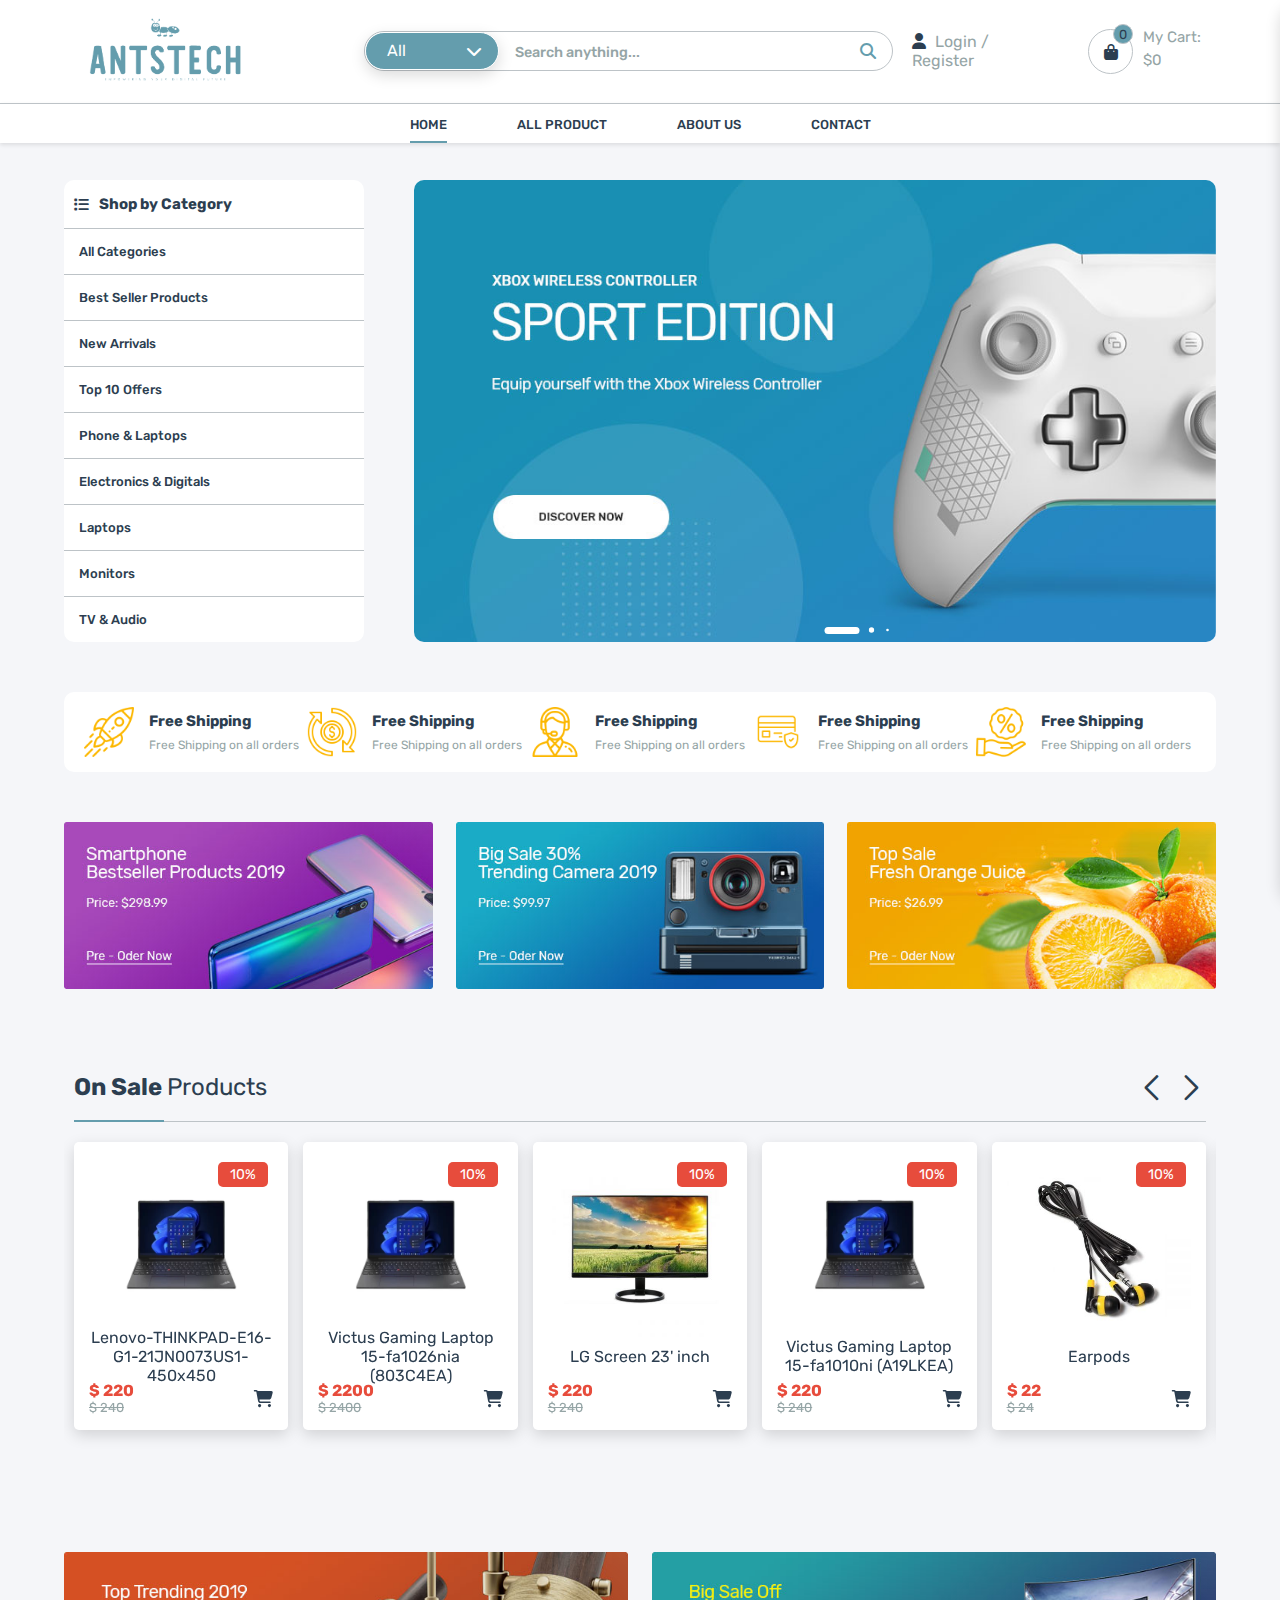
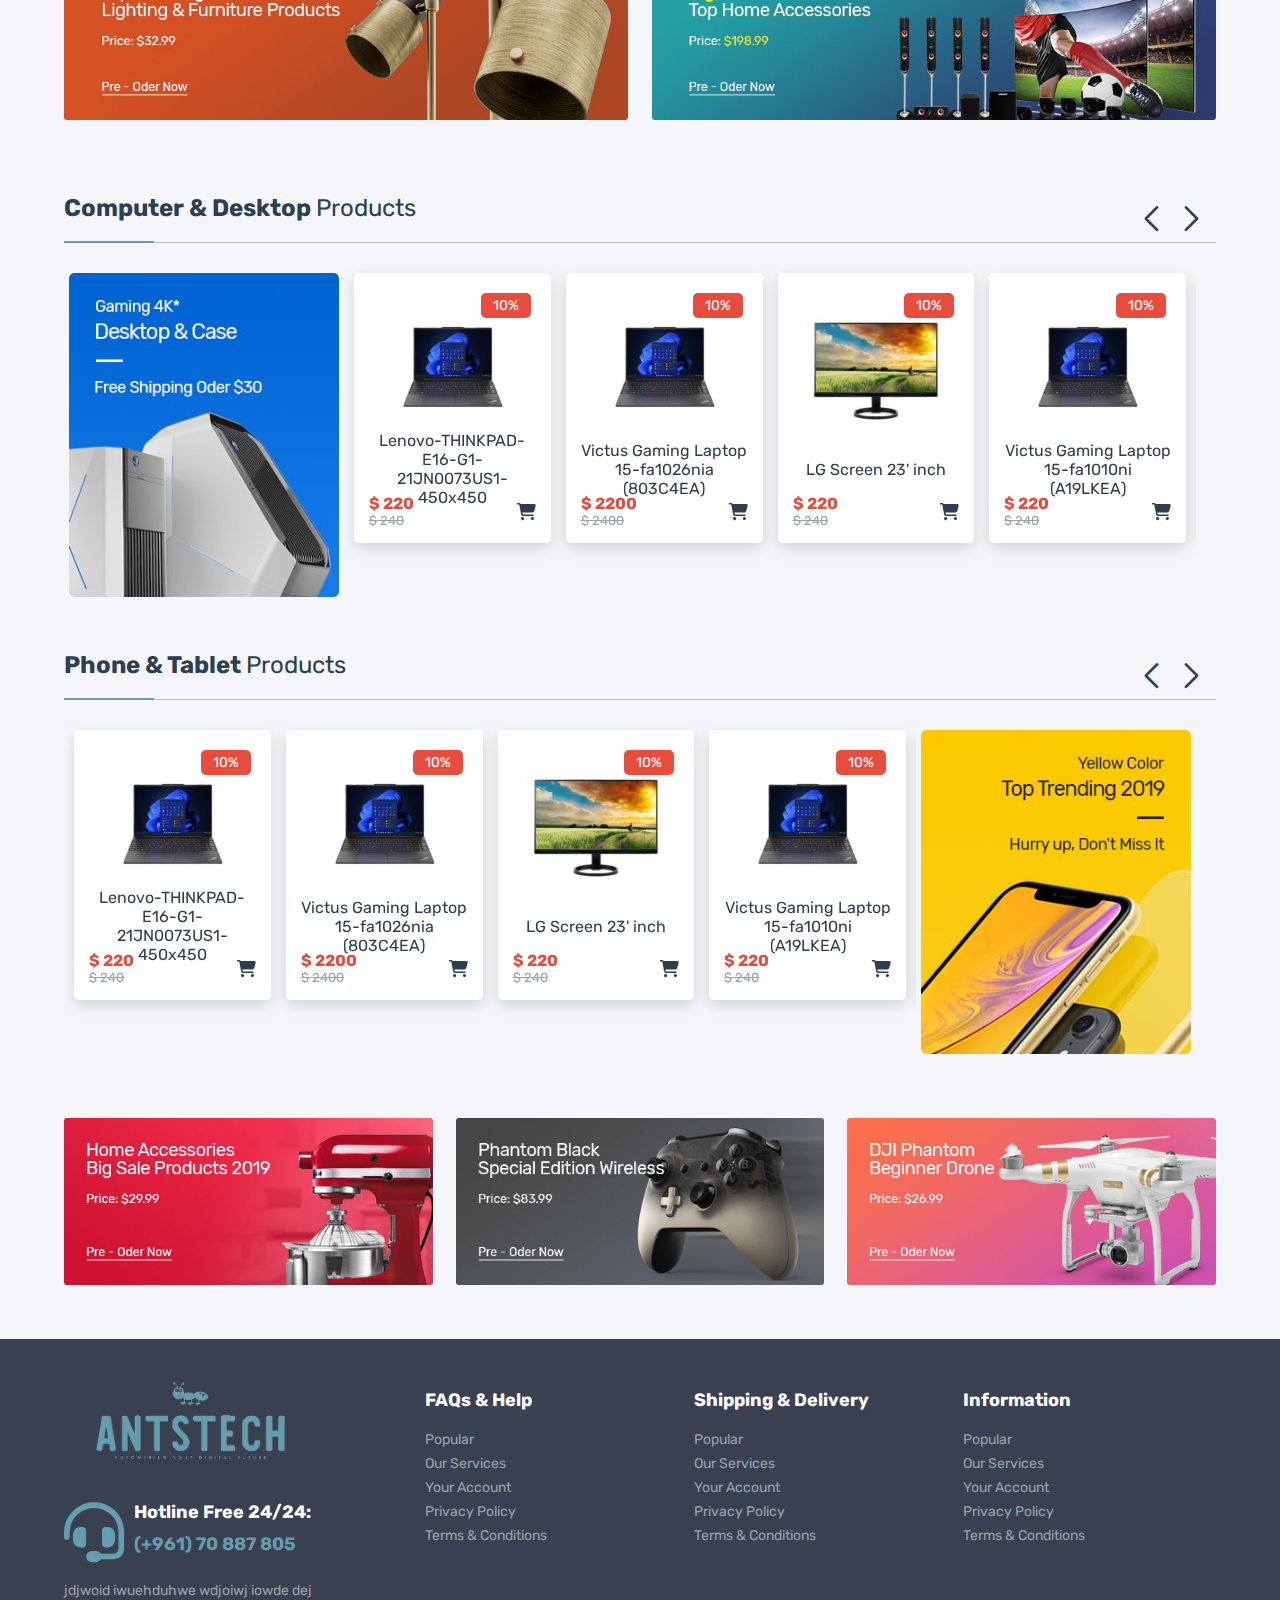
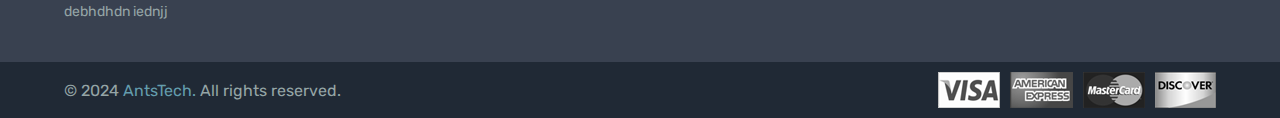
<file: index.html>
<!DOCTYPE html>
<html lang="en">

<head>
    <meta charset="UTF-8">
    <meta name="viewport" content="width=device-width, initial-scale=1.0">
    <title>AntsTech</title>

    <!-- File CSS-->
    <link rel="stylesheet" href="css/header.css">
    <link rel="stylesheet" href="css/cart.css">
    <link rel="stylesheet" href="css/main_page.css">
    <link rel="stylesheet" href="css/ItemsDetails.css">
    <link rel="stylesheet" href="css/footer.css">

    <!-- Link Swiper's CSS -->
    <link rel="stylesheet" href="https://cdn.jsdelivr.net/npm/swiper@11/swiper-bundle.min.css" />

    <!-- Font Awsome-->
    <link rel="stylesheet" href="https://cdnjs.cloudflare.com/ajax/libs/font-awesome/6.5.2/css/all.min.css">
</head>

<body>

    <header>
        <!--Navbar-->
        <div class="container top-nav">

            <a href="index.html" class="logo"><img src="img/ANTS-LOGO.png" alt=""></a>

            <form action="" class="search">

                <!-- Dropdown start --> <!-- This should be dynamic  -->
                <div class="dropdown">
                    <div id="drop-text" class="dropdown-text">
                        <span id="span">All</span>
                        <i id="icon" class="fa-solid fa-chevron-down"></i>
                    </div>
                    <ul id="list" class="dropdown-list">
                        <li class="dropdown-list-item">All</li>
                        <li class="dropdown-list-item">Accessories</li>
                        <li class="dropdown-list-item">Apple Products</li>
                        <li class="dropdown-list-item">Laptops</li>
                        <li class="dropdown-list-item">Printers</li>
                    </ul>
                </div>
                <!-- Dropdown ends -->

                <!-- Search box input start -->
                <div class="search-box">
                    <input type="text" id="search-input" placeholder="Search anything..." />
                    <i class="fa-solid fa-magnifying-glass"></i>
                </div>
                <!-- Search box input ends -->
            </form>

            <!-- Login starts -->
            <div class="login_header">
                <a href="login.html"><i class="fa-solid fa-user"></i> Login / Register</a>
            </div>
            <!-- Login ends -->

            <div class="cart_header">

                <div onclick="open_cart()" class="icon_cart">
                    <i class="fa-solid fa-bag-shopping"></i>
                    <!--      here i need the item number to be dynamic  !!!!!**     -->
                    <span class="count_item">0</span>
                </div>

                <div class="total_price">
                    <p>My Cart:</p>
                    <!--      here i need the cart price to be dynamic  !!!!!**     -->
                    <p class="price_cart_head">$0</p>
                </div>

            </div>

        </div>

        <nav>
            <div class="links container">

                <ul id="responsivemenu">

                    <li class="active"><a href="index.html">Home</a></li>
                    <li><a href="all_products.html">All Product</a></li>
                    <li><a href="">About us</a></li>
                    <li><a href="">Contact</a></li>

                </ul>
            </div>
        </nav>


    </header>

    <div class="cart">
        <div class="top_cart">
            <h3>My Cart <span>(0 Item in Cart)</span></h3>
            <span onclick="close_cart()" class="close_cart"><i class="fa-regular fa-circle-xmark"></i></span>
        </div>

        <div class="items_in_cart">

            <div class="item_cart">
                <img src="img/product/product-1.jpg" alt="">
                <div class="content">
                    <h4>Iphone 6 new in box</h4>
                    <p class="price_cart">$140</p>
                </div>
                <button class="delete_item"><i class="fa-solid fa-trash"></i>
                </button>
            </div>

            <div class="item_cart">
                <img src="img/product/product-2.jpg" alt="">
                <div class="content">
                    <h4>Samsung Galaxy S4</h4>
                    <p class="price_cart">$140</p>
                </div>
                <button class="delete_item"><i class="fa-solid fa-trash"></i>
                </button>
            </div>


        </div>

        <div class="bottom_cart">
            <div class="total">
                <p>Cart Subtotal</p>
                <p class="price_cart_total">$0</p>
            </div>
            <div class="button_cart">
                <a href="checkout.html" class="btn_cart">Proceed to Checkout</a>
                <button onclick="close_cart()" class="btn_cart trans_bg">Continue Shopping</button>
            </div>
        </div>
    </div>

    <section class="slider">

        <div class="container">

            <div class="side_bar">
                <h2><i class="fa-solid fa-list"></i>Shop by Category</h2>
                <a href="#">All Categories</a>
                <a href="#">Best Seller Products</a>
                <a href="#">New Arrivals</a>
                <a href="#">Top 10 Offers</a>
                <a href="#">Phone & Laptops</a>
                <a href="#">Electronics & Digitals</a>
                <a href="#">Laptops</a>
                <a href="#">Monitors</a>
                <a href="#">TV & Audio</a>
            </div>

            <!-- Swiper --> <!-- This should be dynamic -->
            <div class="slide-swp mySwiper">

                <div class="swiper-wrapper">

                    <div class="swiper-slide">
                        <a href="#"><img src="img/slider-01.jpg" alt=""></a>
                    </div>
                    <div class="swiper-slide">
                        <a href="#"><img src="img/slider-02.jpg" alt=""></a>
                    </div>
                    <div class="swiper-slide">
                        <a href="#"><img src="img/slider-03.jpg" alt=""></a>
                    </div>

                </div>

                <div class="swiper-pagination"></div>
            </div>

        </div>
    </section>

    <section class="features">

        <div class="container">

            <div class="feature_item">
                <img src="img/features1.png" alt="">
                <div class="text">
                    <h4>Free Shipping</h4>
                    <p>Free Shipping on all orders</p>
                </div>
            </div>

            <div class="feature_item">
                <img src="img/features2.png" alt="">
                <div class="text">
                    <h4>Free Shipping</h4>
                    <p>Free Shipping on all orders</p>
                </div>
            </div>

            <div class="feature_item">
                <img src="img/features3.png" alt="">
                <div class="text">
                    <h4>Free Shipping</h4>
                    <p>Free Shipping on all orders</p>
                </div>
            </div>

            <div class="feature_item">
                <img src="img/features4.png" alt="">
                <div class="text">
                    <h4>Free Shipping</h4>
                    <p>Free Shipping on all orders</p>
                </div>
            </div>

            <div class="feature_item">
                <img src="img/features5.png" alt="">
                <div class="text">
                    <h4>Free Shipping</h4>
                    <p>Free Shipping on all orders</p>
                </div>
            </div>


        </div>
    </section>

    <section class="banner">

        <div class="container">

            <div class="banner_img">

                <div class="glass_hover"></div>

                <a href="#"></a>
                <img src="img/banner/banner-1.jpg" alt="">

            </div>

            <div class="banner_img">

                <div class="glass_hover"></div>

                <a href="#"> </a>
                <img src="img/banner/banner-2.jpg" alt="">

            </div>

            <div class="banner_img">

                <div class="glass_hover"></div>

                <a href="#"></a>
                <img src="img/banner/banner-3.jpg" alt="">

            </div>

        </div>
    </section>

    <section class="slide slide_sale">

        <div class="container">

            <div class="sale_sec mySwiper">

                <div class="top_slide">
                    <h2>On Sale <span>Products</span></h2>
                </div>
                <!-- THIS SHOULD BE DYNAMIC-->
                <div class="products swiper-wrapper">
                    <div class="swiper-slide">
                        <div class="product">

                            <span
                                class="sales_discount">10%</span><!-- here we should do a math calc between the old and new in order to know the percentage -->

                            <div class="img_product">
                                <img src="img/product/product1.jpg" alt="">
                                <img class="img_hover" src="img/product/product-1.jpg" alt="">
                            </div>

                            <h3 class="name_product"><a href="#">Lenovo-THINKPAD-E16-G1-21JN0073US1-450x450</a></h3>

                            <div class="price-row">

                                <div class="price">
                                    <p><span>$ 220</span></p>
                                    <p class="old_price">$ 240</p>
                                </div>

                                <div class="icons">
                                    <i class="fa-regular fa-heart" data-tooltip="Add to Wishlist"></i>
                                    <i class="fa-solid fa-cart-shopping" data-tooltip="Add to Cart"></i>
                                </div>

                            </div>

                            <div class="product_details">

                                <div class="product_specs">
                                    <ul>
                                        <li><strong>Brand:</strong> <span>HP</span></li>
                                        <li><strong>Processor:</strong> <span> Core i7 13th Gen</span></li>
                                        <li><strong>RAM:</strong> <span>12GB RAM</span></li>
                                        <li><strong>SSD:</strong> <span>1TB SSD</span></li>
                                        <li><strong>Display Size:</strong> <span>17.3"</span></li>
                                        <li><strong>Display Resolution:</strong> <span>FHD (1920 x 1080)</span></li>
                                    </ul>
                                </div>

                                <div class="expand-button" onclick="toggleDetails(this)">. . .</div>

                                <div class="more_details">
                                    <ul>
                                        <li><strong>Graphics Card Type:</strong> <span>10 hours</span></li>
                                        <li><strong>Color:</strong> <span>2.5 kg</span></li>
                                        <li><strong>Operating System:</strong> <span>2.5 kg</span></li>
                                        <!-- Add more specs as needed -->
                                    </ul>
                                </div>

                            </div>

                        </div>
                    </div>

                    <div class="swiper-slide">
                        <div class="product ">

                            <span
                                class="sales_discount">10%</span><!-- here we should do a math calc between the old and new in order to know the percentage -->

                            <div class="img_product">
                                <img src="img/product/product2.jpg" alt="">
                                <img class="img_hover" src="img/product/product-2.jpg" alt="">
                            </div>

                            <h3 class="name_product"><a href="#">Victus Gaming Laptop 15-fa1026nia (803C4EA)</a></h3>

                            <div class="price-row">

                                <div class="price">
                                    <p><span>$ 2200</span></p>
                                    <p class="old_price">$ 2400</p>
                                </div>

                                <div class="icons">
                                    <i class="fa-regular fa-heart" data-tooltip="Add to Wishlist"></i>
                                    <i class="fa-solid fa-cart-shopping" data-tooltip="Add to Cart"></i>
                                </div>

                            </div>

                            <div class="product_details">

                                <div class="product_specs">
                                    <ul>
                                        <li><strong>Brand:</strong> <span>HP</span></li>
                                        <li><strong>Processor:</strong> <span> Core i7 13th Gen</span></li>
                                        <li><strong>RAM:</strong> <span>12GB RAM</span></li>
                                        <li><strong>SSD:</strong> <span>1TB SSD</span></li>
                                        <li><strong>Display Size:</strong> <span>17.3"</span></li>
                                        <li><strong>Display Resolution:</strong> <span>FHD (1920 x 1080)</span></li>
                                    </ul>
                                </div>

                                <div class="expand-button" onclick="toggleDetails(this)">. . .</div>

                                <div class="more_details">
                                    <ul>
                                        <li><strong>Graphics Card Type:</strong> <span>10 hours</span></li>
                                        <li><strong>Color:</strong> <span>2.5 kg</span></li>
                                        <li><strong>Operating System:</strong> <span>2.5 kg</span></li>
                                        <!-- Add more specs as needed -->
                                    </ul>
                                </div>

                            </div>

                        </div>
                    </div>

                    <div class="swiper-slide">
                        <div class="product ">

                            <span
                                class="sales_discount">10%</span><!-- here we should do a math calc between the old and new in order to know the percentage -->

                            <div class="img_product">
                                <img src="img/product/product3.jpg" alt="">
                                <img class="img_hover" src="img/product/product-3.jpg" alt="">
                            </div>

                            <h3 class="name_product"><a href="#">LG Screen 23' inch</a></h3>

                            <div class="price-row">

                                <div class="price">
                                    <p><span>$ 220</span></p>
                                    <p class="old_price">$ 240</p>
                                </div>

                                <div class="icons">
                                    <i class="fa-regular fa-heart" data-tooltip="Add to Wishlist"></i>
                                    <i class="fa-solid fa-cart-shopping" data-tooltip="Add to Cart"></i>
                                </div>

                            </div>

                            <div class="product_details">

                                <div class="product_specs">
                                    <ul>
                                        <li><strong>Brand:</strong> <span>HP</span></li>
                                        <li><strong>Processor:</strong> <span> Core i7 13th Gen</span></li>
                                        <li><strong>RAM:</strong> <span>12GB RAM</span></li>
                                        <li><strong>SSD:</strong> <span>1TB SSD</span></li>
                                        <li><strong>Display Size:</strong> <span>17.3"</span></li>
                                        <li><strong>Display Resolution:</strong> <span>FHD (1920 x 1080)</span></li>
                                    </ul>
                                </div>

                                <div class="expand-button" onclick="toggleDetails(this)">. . .</div>

                                <div class="more_details">
                                    <ul>
                                        <li><strong>Graphics Card Type:</strong> <span>10 hours</span></li>
                                        <li><strong>Color:</strong> <span>2.5 kg</span></li>
                                        <li><strong>Operating System:</strong> <span>2.5 kg</span></li>
                                        <!-- Add more specs as needed -->
                                    </ul>
                                </div>

                            </div>

                        </div>
                    </div>

                    <div class="swiper-slide">
                        <div class="product ">

                            <span
                                class="sales_discount">10%</span><!-- here we should do a math calc between the old and new in order to know the percentage -->

                            <div class="img_product">
                                <img src="img/product/product4.jpg" alt="">
                                <img class="img_hover" src="img/product/product-4.jpg" alt="">
                            </div>

                            <h3 class="name_product"><a href="#">Victus Gaming Laptop 15-fa1010ni (A19LKEA)</a></h3>

                            <div class="price-row">

                                <div class="price">
                                    <p><span>$ 220</span></p>
                                    <p class="old_price">$ 240</p>
                                </div>

                                <div class="icons">
                                    <i class="fa-regular fa-heart" data-tooltip="Add to Wishlist"></i>
                                    <i class="fa-solid fa-cart-shopping" data-tooltip="Add to Cart"></i>
                                </div>

                            </div>

                            <div class="product_details">

                                <div class="product_specs">
                                    <ul>
                                        <li><strong>Brand:</strong> <span>HP</span></li>
                                        <li><strong>Processor:</strong> <span> Core i7 13th Gen</span></li>
                                        <li><strong>RAM:</strong> <span>12GB RAM</span></li>
                                        <li><strong>SSD:</strong> <span>1TB SSD</span></li>
                                        <li><strong>Display Size:</strong> <span>17.3"</span></li>
                                        <li><strong>Display Resolution:</strong> <span>FHD (1920 x 1080)</span></li>
                                    </ul>
                                </div>

                                <div class="expand-button" onclick="toggleDetails(this)">. . .</div>

                                <div class="more_details">
                                    <ul>
                                        <li><strong>Graphics Card Type:</strong> <span>10 hours</span></li>
                                        <li><strong>Color:</strong> <span>2.5 kg</span></li>
                                        <li><strong>Operating System:</strong> <span>2.5 kg</span></li>
                                        <!-- Add more specs as needed -->
                                    </ul>
                                </div>

                            </div>

                        </div>
                    </div>

                    <div class="swiper-slide">
                        <div class="product ">

                            <span
                                class="sales_discount">10%</span><!-- here we should do a math calc between the old and new in order to know the percentage -->

                            <div class="img_product">
                                <img src="img/product/product5.jpg" alt="">
                                <img class="img_hover" src="img/product/product-5.jpg" alt="">
                            </div>

                            <h3 class="name_product"><a href="#">Earpods</a></h3>

                            <div class="price-row">

                                <div class="price">
                                    <p><span>$ 22</span></p>
                                    <p class="old_price">$ 24</p>
                                </div>

                                <div class="icons">
                                    <i class="fa-regular fa-heart" data-tooltip="Add to Wishlist"></i>
                                    <i class="fa-solid fa-cart-shopping" data-tooltip="Add to Cart"></i>
                                </div>

                            </div>

                            <div class="product_details">

                                <div class="product_specs">
                                    <ul>
                                        <li><strong>Brand:</strong> <span>HP</span></li>
                                        <li><strong>Processor:</strong> <span> Core i7 13th Gen</span></li>
                                        <li><strong>RAM:</strong> <span>12GB RAM</span></li>
                                        <li><strong>SSD:</strong> <span>1TB SSD</span></li>
                                        <li><strong>Display Size:</strong> <span>17.3"</span></li>
                                        <li><strong>Display Resolution:</strong> <span>FHD (1920 x 1080)</span></li>
                                    </ul>
                                </div>

                                <div class="expand-button" onclick="toggleDetails(this)">. . .</div>

                                <div class="more_details">
                                    <ul>
                                        <li><strong>Graphics Card Type:</strong> <span>10 hours</span></li>
                                        <li><strong>Color:</strong> <span>2.5 kg</span></li>
                                        <li><strong>Operating System:</strong> <span>2.5 kg</span></li>
                                        <!-- Add more specs as needed -->
                                    </ul>
                                </div>

                            </div>

                        </div>
                    </div>

                    <div class="swiper-slide">
                        <div class="product ">

                            <span
                                class="sales_discount">10%</span><!-- here we should do a math calc between the old and new in order to know the percentage -->

                            <div class="img_product">
                                <img src="img/product/product6.jpg" alt="">
                                <img class="img_hover" src="img/product/product-6.jpg" alt="">
                            </div>

                            <h3 class="name_product"><a href="#">Lenovo-THINKPAD-E16-G1-21JN0073US1-450x450</a></h3>

                            <div class="price-row">

                                <div class="price">
                                    <p><span>$ 220</span></p>
                                    <p class="old_price">$ 240</p>
                                </div>

                                <div class="icons">
                                    <i class="fa-regular fa-heart" data-tooltip="Add to Wishlist"></i>
                                    <i class="fa-solid fa-cart-shopping" data-tooltip="Add to Cart"></i>
                                </div>

                            </div>

                            <div class="product_details">

                                <div class="product_specs">
                                    <ul>
                                        <li><strong>Brand:</strong> <span>HP</span></li>
                                        <li><strong>Processor:</strong> <span> Core i7 13th Gen</span></li>
                                        <li><strong>RAM:</strong> <span>12GB RAM</span></li>
                                        <li><strong>SSD:</strong> <span>1TB SSD</span></li>
                                        <li><strong>Display Size:</strong> <span>17.3"</span></li>
                                        <li><strong>Display Resolution:</strong> <span>FHD (1920 x 1080)</span></li>
                                    </ul>
                                </div>

                                <div class="expand-button" onclick="toggleDetails(this)">. . .</div>

                                <div class="more_details">
                                    <ul>
                                        <li><strong>Graphics Card Type:</strong> <span>10 hours</span></li>
                                        <li><strong>Color:</strong> <span>2.5 kg</span></li>
                                        <li><strong>Operating System:</strong> <span>2.5 kg</span></li>
                                        <!-- Add more specs as needed -->
                                    </ul>
                                </div>

                            </div>

                        </div>
                    </div>
                    <div class="swiper-slide">
                        <div class="product ">

                            <span
                                class="sales_discount">10%</span><!-- here we should do a math calc between the old and new in order to know the percentage -->

                            <div class="img_product">
                                <img src="img/product/product1.jpg" alt="">
                                <img class="img_hover" src="img/product/product-1.jpg" alt="">
                            </div>

                            <h3 class="name_product"><a href="#">Lenovo-THINKPAD-E16-G1-21JN0073US1-450x450</a></h3>

                            <div class="price-row">

                                <div class="price">
                                    <p><span>$ 220</span></p>
                                    <p class="old_price">$ 240</p>
                                </div>

                                <div class="icons">
                                    <i class="fa-regular fa-heart" data-tooltip="Add to Wishlist"></i>
                                    <i class="fa-solid fa-cart-shopping" data-tooltip="Add to Cart"></i>
                                </div>

                            </div>

                            <div class="product_details">

                                <div class="product_specs">
                                    <ul>
                                        <li><strong>Brand:</strong> <span>HP</span></li>
                                        <li><strong>Processor:</strong> <span> Core i7 13th Gen</span></li>
                                        <li><strong>RAM:</strong> <span>12GB RAM</span></li>
                                        <li><strong>SSD:</strong> <span>1TB SSD</span></li>
                                        <li><strong>Display Size:</strong> <span>17.3"</span></li>
                                        <li><strong>Display Resolution:</strong> <span>FHD (1920 x 1080)</span></li>
                                    </ul>
                                </div>

                                <div class="expand-button" onclick="toggleDetails(this)">. . .</div>

                                <div class="more_details">
                                    <ul>
                                        <li><strong>Graphics Card Type:</strong> <span>10 hours</span></li>
                                        <li><strong>Color:</strong> <span>2.5 kg</span></li>
                                        <li><strong>Operating System:</strong> <span>2.5 kg</span></li>
                                        <!-- Add more specs as needed -->
                                    </ul>
                                </div>

                            </div>

                        </div>
                    </div>
                </div>

                <div class="swiper-button-next btn_Swip"></div>
                <div class="swiper-button-prev btn_Swip"></div>

            </div>

        </div>
        </div>
        </div>
    </section>

    <section class="banner banner_2">

        <div class="container">

            <div class="banner_img">

                <div class="glass_hover"></div>

                <a href="#"></a>
                <img src="img/banner/banner-4.jpg" alt="">

            </div>

            <div class="banner_img">

                <div class="glass_hover"></div>

                <a href="#"> </a>
                <img src="img/banner/banner-5.jpg" alt="">

            </div>

        </div>
    </section>

    <section class="slide slide_1">

        <div class="container">

            <div class="top_slide">
                <h2>Computer & Desktop <span>Products</span></h2>
            </div>

            <div class="slide_with_img">

                <div class="categ_img">
                    <a href="#"><img src="img/banner/banner-sm-1.jpg" alt=""></a>
                </div>

                <div class="product_swip mySwiper">

                    <div class="products first_products_swiper swiper-wrapper">
                        
                        <div class="swiper-slide">
                            <div class="product">

                                <span
                                    class="sales_discount">10%</span><!-- here we should do a math calc between the old and new in order to know the percentage -->

                                <div class="img_product">
                                    <img src="img/product/product1.jpg" alt="">
                                    <img class="img_hover" src="img/product/product-1.jpg" alt="">
                                </div>

                                <h3 class="name_product"><a href="#">Lenovo-THINKPAD-E16-G1-21JN0073US1-450x450</a></h3>

                                <div class="price-row">

                                    <div class="price">
                                        <p><span>$ 220</span></p>
                                        <p class="old_price">$ 240</p>
                                    </div>

                                    <div class="icons">
                                        <i class="fa-regular fa-heart" data-tooltip="Add to Wishlist"></i>
                                        <i class="fa-solid fa-cart-shopping" data-tooltip="Add to Cart"></i>
                                    </div>

                                </div>

                                <div class="product_details">

                                    <div class="product_specs">
                                        <ul>
                                            <li><strong>Brand:</strong> <span>HP</span></li>
                                            <li><strong>Processor:</strong> <span> Core i7 13th Gen</span></li>
                                            <li><strong>RAM:</strong> <span>12GB RAM</span></li>
                                            <li><strong>SSD:</strong> <span>1TB SSD</span></li>
                                            <li><strong>Display Size:</strong> <span>17.3"</span></li>
                                            <li><strong>Display Resolution:</strong> <span>FHD (1920 x 1080)</span></li>
                                        </ul>
                                    </div>

                                    <div class="expand-button" onclick="toggleDetails(this)">. . .</div>

                                    <div class="more_details">
                                        <ul>
                                            <li><strong>Graphics Card Type:</strong> <span>10 hours</span></li>
                                            <li><strong>Color:</strong> <span>2.5 kg</span></li>
                                            <li><strong>Operating System:</strong> <span>2.5 kg</span></li>
                                            <!-- Add more specs as needed -->
                                        </ul>
                                    </div>

                                </div>

                            </div>
                        </div>
                        <div class="swiper-slide">

                            <div class="product">

                                <span
                                    class="sales_discount">10%</span><!-- here we should do a math calc between the old and new in order to know the percentage -->

                                <div class="img_product">
                                    <img src="img/product/product2.jpg" alt="">
                                    <img class="img_hover" src="img/product/product-2.jpg" alt="">
                                </div>

                                <h3 class="name_product"><a href="#">Victus Gaming Laptop 15-fa1026nia (803C4EA)</a>
                                </h3>

                                <div class="price-row">

                                    <div class="price">
                                        <p><span>$ 2200</span></p>
                                        <p class="old_price">$ 2400</p>
                                    </div>

                                    <div class="icons">
                                        <i class="fa-regular fa-heart" data-tooltip="Add to Wishlist"></i>
                                        <i class="fa-solid fa-cart-shopping" data-tooltip="Add to Cart"></i>
                                    </div>

                                </div>

                                <div class="product_details">

                                    <div class="product_specs">
                                        <ul>
                                            <li><strong>Brand:</strong> <span>HP</span></li>
                                            <li><strong>Processor:</strong> <span> Core i7 13th Gen</span></li>
                                            <li><strong>RAM:</strong> <span>12GB RAM</span></li>
                                            <li><strong>SSD:</strong> <span>1TB SSD</span></li>
                                            <li><strong>Display Size:</strong> <span>17.3"</span></li>
                                            <li><strong>Display Resolution:</strong> <span>FHD (1920 x 1080)</span></li>
                                        </ul>
                                    </div>

                                    <div class="expand-button" onclick="toggleDetails(this)">. . .</div>

                                    <div class="more_details">
                                        <ul>
                                            <li><strong>Graphics Card Type:</strong> <span>10 hours</span></li>
                                            <li><strong>Color:</strong> <span>2.5 kg</span></li>
                                            <li><strong>Operating System:</strong> <span>2.5 kg</span></li>
                                            <!-- Add more specs as needed -->
                                        </ul>
                                    </div>

                                </div>

                            </div>
                        </div>
                        <div class="swiper-slide">

                            <div class="product">

                                <span
                                    class="sales_discount">10%</span><!-- here we should do a math calc between the old and new in order to know the percentage -->

                                <div class="img_product">
                                    <img src="img/product/product3.jpg" alt="">
                                    <img class="img_hover" src="img/product/product-3.jpg" alt="">
                                </div>

                                <h3 class="name_product"><a href="#">LG Screen 23' inch</a></h3>

                                <div class="price-row">

                                    <div class="price">
                                        <p><span>$ 220</span></p>
                                        <p class="old_price">$ 240</p>
                                    </div>

                                    <div class="icons">
                                        <i class="fa-regular fa-heart" data-tooltip="Add to Wishlist"></i>
                                        <i class="fa-solid fa-cart-shopping" data-tooltip="Add to Cart"></i>
                                    </div>

                                </div>

                                <div class="product_details">

                                    <div class="product_specs">
                                        <ul>
                                            <li><strong>Brand:</strong> <span>HP</span></li>
                                            <li><strong>Processor:</strong> <span> Core i7 13th Gen</span></li>
                                            <li><strong>RAM:</strong> <span>12GB RAM</span></li>
                                            <li><strong>SSD:</strong> <span>1TB SSD</span></li>
                                            <li><strong>Display Size:</strong> <span>17.3"</span></li>
                                            <li><strong>Display Resolution:</strong> <span>FHD (1920 x 1080)</span></li>
                                        </ul>
                                    </div>

                                    <div class="expand-button" onclick="toggleDetails(this)">. . .</div>

                                    <div class="more_details">
                                        <ul>
                                            <li><strong>Graphics Card Type:</strong> <span>10 hours</span></li>
                                            <li><strong>Color:</strong> <span>2.5 kg</span></li>
                                            <li><strong>Operating System:</strong> <span>2.5 kg</span></li>
                                            <!-- Add more specs as needed -->
                                        </ul>
                                    </div>

                                </div>

                            </div>
                        </div>
                        <div class="swiper-slide">

                            <div class="product">

                                <span
                                    class="sales_discount">10%</span><!-- here we should do a math calc between the old and new in order to know the percentage -->

                                <div class="img_product">
                                    <img src="img/product/product4.jpg" alt="">
                                    <img class="img_hover" src="img/product/product-4.jpg" alt="">
                                </div>

                                <h3 class="name_product"><a href="#">Victus Gaming Laptop 15-fa1010ni (A19LKEA)</a></h3>

                                <div class="price-row">

                                    <div class="price">
                                        <p><span>$ 220</span></p>
                                        <p class="old_price">$ 240</p>
                                    </div>

                                    <div class="icons">
                                        <i class="fa-regular fa-heart" data-tooltip="Add to Wishlist"></i>
                                        <i class="fa-solid fa-cart-shopping" data-tooltip="Add to Cart"></i>
                                    </div>

                                </div>

                                <div class="product_details">

                                    <div class="product_specs">
                                        <ul>
                                            <li><strong>Brand:</strong> <span>HP</span></li>
                                            <li><strong>Processor:</strong> <span> Core i7 13th Gen</span></li>
                                            <li><strong>RAM:</strong> <span>12GB RAM</span></li>
                                            <li><strong>SSD:</strong> <span>1TB SSD</span></li>
                                            <li><strong>Display Size:</strong> <span>17.3"</span></li>
                                            <li><strong>Display Resolution:</strong> <span>FHD (1920 x 1080)</span></li>
                                        </ul>
                                    </div>

                                    <div class="expand-button" onclick="toggleDetails(this)">. . .</div>

                                    <div class="more_details">
                                        <ul>
                                            <li><strong>Graphics Card Type:</strong> <span>10 hours</span></li>
                                            <li><strong>Color:</strong> <span>2.5 kg</span></li>
                                            <li><strong>Operating System:</strong> <span>2.5 kg</span></li>
                                            <!-- Add more specs as needed -->
                                        </ul>
                                    </div>

                                </div>

                            </div>
                        </div>
                        <div class="swiper-slide">

                            <div class="product">

                                <span
                                    class="sales_discount">10%</span><!-- here we should do a math calc between the old and new in order to know the percentage -->

                                <div class="img_product">
                                    <img src="img/product/product5.jpg" alt="">
                                    <img class="img_hover" src="img/product/product-5.jpg" alt="">
                                </div>

                                <h3 class="name_product"><a href="#">Earpods</a></h3>

                                <div class="price-row">

                                    <div class="price">
                                        <p><span>$ 22</span></p>
                                        <p class="old_price">$ 24</p>
                                    </div>

                                    <div class="icons">
                                        <i class="fa-regular fa-heart" data-tooltip="Add to Wishlist"></i>
                                        <i class="fa-solid fa-cart-shopping" data-tooltip="Add to Cart"></i>
                                    </div>

                                </div>

                                <div class="product_details">

                                    <div class="product_specs">
                                        <ul>
                                            <li><strong>Brand:</strong> <span>HP</span></li>
                                            <li><strong>Processor:</strong> <span> Core i7 13th Gen</span></li>
                                            <li><strong>RAM:</strong> <span>12GB RAM</span></li>
                                            <li><strong>SSD:</strong> <span>1TB SSD</span></li>
                                            <li><strong>Display Size:</strong> <span>17.3"</span></li>
                                            <li><strong>Display Resolution:</strong> <span>FHD (1920 x 1080)</span></li>
                                        </ul>
                                    </div>

                                    <div class="expand-button" onclick="toggleDetails(this)">. . .</div>

                                    <div class="more_details">
                                        <ul>
                                            <li><strong>Graphics Card Type:</strong> <span>10 hours</span></li>
                                            <li><strong>Color:</strong> <span>2.5 kg</span></li>
                                            <li><strong>Operating System:</strong> <span>2.5 kg</span></li>
                                            <!-- Add more specs as needed -->
                                        </ul>
                                    </div>

                                </div>

                            </div>
                        </div>
                        <div class="swiper-slide">

                            <div class="product">

                                <span
                                    class="sales_discount">10%</span><!-- here we should do a math calc between the old and new in order to know the percentage -->

                                <div class="img_product">
                                    <img src="img/product/product6.jpg" alt="">
                                    <img class="img_hover" src="img/product/product-6.jpg" alt="">
                                </div>

                                <h3 class="name_product"><a href="#">Lenovo-THINKPAD-E16-G1-21JN0073US1-450x450</a></h3>

                                <div class="price-row">

                                    <div class="price">
                                        <p><span>$ 220</span></p>
                                        <p class="old_price">$ 240</p>
                                    </div>

                                    <div class="icons">
                                        <i class="fa-regular fa-heart" data-tooltip="Add to Wishlist"></i>
                                        <i class="fa-solid fa-cart-shopping" data-tooltip="Add to Cart"></i>
                                    </div>

                                </div>

                                <div class="product_details">

                                    <div class="product_specs">
                                        <ul>
                                            <li><strong>Brand:</strong> <span>HP</span></li>
                                            <li><strong>Processor:</strong> <span> Core i7 13th Gen</span></li>
                                            <li><strong>RAM:</strong> <span>12GB RAM</span></li>
                                            <li><strong>SSD:</strong> <span>1TB SSD</span></li>
                                            <li><strong>Display Size:</strong> <span>17.3"</span></li>
                                            <li><strong>Display Resolution:</strong> <span>FHD (1920 x 1080)</span></li>
                                        </ul>
                                    </div>

                                    <div class="expand-button" onclick="toggleDetails(this)">. . .</div>

                                    <div class="more_details">
                                        <ul>
                                            <li><strong>Graphics Card Type:</strong> <span>10 hours</span></li>
                                            <li><strong>Color:</strong> <span>2.5 kg</span></li>
                                            <li><strong>Operating System:</strong> <span>2.5 kg</span></li>
                                            <!-- Add more specs as needed -->
                                        </ul>
                                    </div>

                                </div>

                            </div>
                        </div>
                        <div class="swiper-slide">

                            <div class="product">

                                <span
                                    class="sales_discount">10%</span><!-- here we should do a math calc between the old and new in order to know the percentage -->

                                <div class="img_product">
                                    <img src="img/product/product1.jpg" alt="">
                                    <img class="img_hover" src="img/product/product-1.jpg" alt="">
                                </div>

                                <h3 class="name_product"><a href="#">Lenovo-THINKPAD-E16-G1-21JN0073US1-450x450</a></h3>

                                <div class="price-row">

                                    <div class="price">
                                        <p><span>$ 220</span></p>
                                        <p class="old_price">$ 240</p>
                                    </div>

                                    <div class="icons">
                                        <i class="fa-regular fa-heart" data-tooltip="Add to Wishlist"></i>
                                        <i class="fa-solid fa-cart-shopping" data-tooltip="Add to Cart"></i>
                                    </div>

                                </div>

                                <div class="product_details">

                                    <div class="product_specs">
                                        <ul>
                                            <li><strong>Brand:</strong> <span>HP</span></li>
                                            <li><strong>Processor:</strong> <span> Core i7 13th Gen</span></li>
                                            <li><strong>RAM:</strong> <span>12GB RAM</span></li>
                                            <li><strong>SSD:</strong> <span>1TB SSD</span></li>
                                            <li><strong>Display Size:</strong> <span>17.3"</span></li>
                                            <li><strong>Display Resolution:</strong> <span>FHD (1920 x 1080)</span></li>
                                        </ul>
                                    </div>

                                    <div class="expand-button" onclick="toggleDetails(this)">. . .</div>

                                    <div class="more_details">
                                        <ul>
                                            <li><strong>Graphics Card Type:</strong> <span>10 hours</span></li>
                                            <li><strong>Color:</strong> <span>2.5 kg</span></li>
                                            <li><strong>Operating System:</strong> <span>2.5 kg</span></li>
                                            <!-- Add more specs as needed -->
                                        </ul>
                                    </div>

                                </div>

                            </div>
                        </div>
                    </div>

                    <div class="swiper-button-next btn_Swip"></div>
                    <div class="swiper-button-prev btn_Swip"></div>

                </div>
            </div>

        </div>

    </section>

    <section class="slide slide_2">

        <div class="container">

            <div class="top_slide">
                <h2>Phone & Tablet <span>Products</span></h2>
            </div>

            <div class="slide_with_img">

                <div class="product_swip2 mySwiper">

                    <div class="products second_products_swiper swiper-wrapper">
                        <div class="swiper-slide">

                            <div class="product">

                                <span
                                    class="sales_discount">10%</span><!-- here we should do a math calc between the old and new in order to know the percentage -->

                                <div class="img_product">
                                    <img src="img/product/product1.jpg" alt="">
                                    <img class="img_hover" src="img/product/product-1.jpg" alt="">
                                </div>

                                <h3 class="name_product"><a href="#">Lenovo-THINKPAD-E16-G1-21JN0073US1-450x450</a></h3>

                                <div class="price-row">

                                    <div class="price">
                                        <p><span>$ 220</span></p>
                                        <p class="old_price">$ 240</p>
                                    </div>

                                    <div class="icons">
                                        <i class="fa-regular fa-heart" data-tooltip="Add to Wishlist"></i>
                                        <i class="fa-solid fa-cart-shopping" data-tooltip="Add to Cart"></i>
                                    </div>

                                </div>

                                <div class="product_details">

                                    <div class="product_specs">
                                        <ul>
                                            <li><strong>Brand:</strong> <span>HP</span></li>
                                            <li><strong>Processor:</strong> <span> Core i7 13th Gen</span></li>
                                            <li><strong>RAM:</strong> <span>12GB RAM</span></li>
                                            <li><strong>SSD:</strong> <span>1TB SSD</span></li>
                                            <li><strong>Display Size:</strong> <span>17.3"</span></li>
                                            <li><strong>Display Resolution:</strong> <span>FHD (1920 x 1080)</span></li>
                                        </ul>
                                    </div>

                                    <div class="expand-button" onclick="toggleDetails(this)">. . .</div>

                                    <div class="more_details">
                                        <ul>
                                            <li><strong>Graphics Card Type:</strong> <span>10 hours</span></li>
                                            <li><strong>Color:</strong> <span>2.5 kg</span></li>
                                            <li><strong>Operating System:</strong> <span>2.5 kg</span></li>
                                            <!-- Add more specs as needed -->
                                        </ul>
                                    </div>

                                </div>

                            </div>
                        </div>
                        <div class="swiper-slide">
                            <div class="product">

                                <span
                                    class="sales_discount">10%</span><!-- here we should do a math calc between the old and new in order to know the percentage -->

                                <div class="img_product">
                                    <img src="img/product/product2.jpg" alt="">
                                    <img class="img_hover" src="img/product/product-2.jpg" alt="">
                                </div>

                                <h3 class="name_product"><a href="#">Victus Gaming Laptop 15-fa1026nia (803C4EA)</a>
                                </h3>

                                <div class="price-row">

                                    <div class="price">
                                        <p><span>$ 2200</span></p>
                                        <p class="old_price">$ 2400</p>
                                    </div>

                                    <div class="icons">
                                        <i class="fa-regular fa-heart" data-tooltip="Add to Wishlist"></i>
                                        <i class="fa-solid fa-cart-shopping" data-tooltip="Add to Cart"></i>
                                    </div>

                                </div>

                                <div class="product_details">

                                    <div class="product_specs">
                                        <ul>
                                            <li><strong>Brand:</strong> <span>HP</span></li>
                                            <li><strong>Processor:</strong> <span> Core i7 13th Gen</span></li>
                                            <li><strong>RAM:</strong> <span>12GB RAM</span></li>
                                            <li><strong>SSD:</strong> <span>1TB SSD</span></li>
                                            <li><strong>Display Size:</strong> <span>17.3"</span></li>
                                            <li><strong>Display Resolution:</strong> <span>FHD (1920 x 1080)</span></li>
                                        </ul>
                                    </div>

                                    <div class="expand-button" onclick="toggleDetails(this)">. . .</div>

                                    <div class="more_details">
                                        <ul>
                                            <li><strong>Graphics Card Type:</strong> <span>10 hours</span></li>
                                            <li><strong>Color:</strong> <span>2.5 kg</span></li>
                                            <li><strong>Operating System:</strong> <span>2.5 kg</span></li>
                                            <!-- Add more specs as needed -->
                                        </ul>
                                    </div>

                                </div>

                            </div>
                        </div>
                        <div class="swiper-slide">
                            <div class="product">

                                <span
                                    class="sales_discount">10%</span><!-- here we should do a math calc between the old and new in order to know the percentage -->

                                <div class="img_product">
                                    <img src="img/product/product3.jpg" alt="">
                                    <img class="img_hover" src="img/product/product-3.jpg" alt="">
                                </div>

                                <h3 class="name_product"><a href="#">LG Screen 23' inch</a></h3>

                                <div class="price-row">

                                    <div class="price">
                                        <p><span>$ 220</span></p>
                                        <p class="old_price">$ 240</p>
                                    </div>

                                    <div class="icons">
                                        <i class="fa-regular fa-heart" data-tooltip="Add to Wishlist"></i>
                                        <i class="fa-solid fa-cart-shopping" data-tooltip="Add to Cart"></i>
                                    </div>

                                </div>

                                <div class="product_details">

                                    <div class="product_specs">
                                        <ul>
                                            <li><strong>Brand:</strong> <span>HP</span></li>
                                            <li><strong>Processor:</strong> <span> Core i7 13th Gen</span></li>
                                            <li><strong>RAM:</strong> <span>12GB RAM</span></li>
                                            <li><strong>SSD:</strong> <span>1TB SSD</span></li>
                                            <li><strong>Display Size:</strong> <span>17.3"</span></li>
                                            <li><strong>Display Resolution:</strong> <span>FHD (1920 x 1080)</span></li>
                                        </ul>
                                    </div>

                                    <div class="expand-button" onclick="toggleDetails(this)">. . .</div>

                                    <div class="more_details">
                                        <ul>
                                            <li><strong>Graphics Card Type:</strong> <span>10 hours</span></li>
                                            <li><strong>Color:</strong> <span>2.5 kg</span></li>
                                            <li><strong>Operating System:</strong> <span>2.5 kg</span></li>
                                            <!-- Add more specs as needed -->
                                        </ul>
                                    </div>

                                </div>

                            </div>
                        </div>
                        <div class="swiper-slide">
                            <div class="product">

                                <span
                                    class="sales_discount">10%</span><!-- here we should do a math calc between the old and new in order to know the percentage -->

                                <div class="img_product">
                                    <img src="img/product/product4.jpg" alt="">
                                    <img class="img_hover" src="img/product/product-4.jpg" alt="">
                                </div>

                                <h3 class="name_product"><a href="#">Victus Gaming Laptop 15-fa1010ni (A19LKEA)</a></h3>

                                <div class="price-row">

                                    <div class="price">
                                        <p><span>$ 220</span></p>
                                        <p class="old_price">$ 240</p>
                                    </div>

                                    <div class="icons">
                                        <i class="fa-regular fa-heart" data-tooltip="Add to Wishlist"></i>
                                        <i class="fa-solid fa-cart-shopping" data-tooltip="Add to Cart"></i>
                                    </div>

                                </div>

                                <div class="product_details">

                                    <div class="product_specs">
                                        <ul>
                                            <li><strong>Brand:</strong> <span>HP</span></li>
                                            <li><strong>Processor:</strong> <span> Core i7 13th Gen</span></li>
                                            <li><strong>RAM:</strong> <span>12GB RAM</span></li>
                                            <li><strong>SSD:</strong> <span>1TB SSD</span></li>
                                            <li><strong>Display Size:</strong> <span>17.3"</span></li>
                                            <li><strong>Display Resolution:</strong> <span>FHD (1920 x 1080)</span></li>
                                        </ul>
                                    </div>

                                    <div class="expand-button" onclick="toggleDetails(this)">. . .</div>

                                    <div class="more_details">
                                        <ul>
                                            <li><strong>Graphics Card Type:</strong> <span>10 hours</span></li>
                                            <li><strong>Color:</strong> <span>2.5 kg</span></li>
                                            <li><strong>Operating System:</strong> <span>2.5 kg</span></li>
                                            <!-- Add more specs as needed -->
                                        </ul>
                                    </div>

                                </div>

                            </div>
                        </div>
                        <div class="swiper-slide">
                            <div class="product">

                                <span
                                    class="sales_discount">10%</span><!-- here we should do a math calc between the old and new in order to know the percentage -->

                                <div class="img_product">
                                    <img src="img/product/product5.jpg" alt="">
                                    <img class="img_hover" src="img/product/product-5.jpg" alt="">
                                </div>

                                <h3 class="name_product"><a href="#">Earpods</a></h3>

                                <div class="price-row">

                                    <div class="price">
                                        <p><span>$ 22</span></p>
                                        <p class="old_price">$ 24</p>
                                    </div>

                                    <div class="icons">
                                        <i class="fa-regular fa-heart" data-tooltip="Add to Wishlist"></i>
                                        <i class="fa-solid fa-cart-shopping" data-tooltip="Add to Cart"></i>
                                    </div>

                                </div>

                                <div class="product_details">

                                    <div class="product_specs">
                                        <ul>
                                            <li><strong>Brand:</strong> <span>HP</span></li>
                                            <li><strong>Processor:</strong> <span> Core i7 13th Gen</span></li>
                                            <li><strong>RAM:</strong> <span>12GB RAM</span></li>
                                            <li><strong>SSD:</strong> <span>1TB SSD</span></li>
                                            <li><strong>Display Size:</strong> <span>17.3"</span></li>
                                            <li><strong>Display Resolution:</strong> <span>FHD (1920 x 1080)</span></li>
                                        </ul>
                                    </div>

                                    <div class="expand-button" onclick="toggleDetails(this)">. . .</div>

                                    <div class="more_details">
                                        <ul>
                                            <li><strong>Graphics Card Type:</strong> <span>10 hours</span></li>
                                            <li><strong>Color:</strong> <span>2.5 kg</span></li>
                                            <li><strong>Operating System:</strong> <span>2.5 kg</span></li>
                                            <!-- Add more specs as needed -->
                                        </ul>
                                    </div>

                                </div>

                            </div>
                        </div>
                        <div class="swiper-slide">
                            <div class="product">

                                <span
                                    class="sales_discount">10%</span><!-- here we should do a math calc between the old and new in order to know the percentage -->

                                <div class="img_product">
                                    <img src="img/product/product6.jpg" alt="">
                                    <img class="img_hover" src="img/product/product-6.jpg" alt="">
                                </div>

                                <h3 class="name_product"><a href="#">Lenovo-THINKPAD-E16-G1-21JN0073US1-450x450</a></h3>

                                <div class="price-row">

                                    <div class="price">
                                        <p><span>$ 220</span></p>
                                        <p class="old_price">$ 240</p>
                                    </div>

                                    <div class="icons">
                                        <i class="fa-regular fa-heart" data-tooltip="Add to Wishlist"></i>
                                        <i class="fa-solid fa-cart-shopping" data-tooltip="Add to Cart"></i>
                                    </div>

                                </div>

                                <div class="product_details">

                                    <div class="product_specs">
                                        <ul>
                                            <li><strong>Brand:</strong> <span>HP</span></li>
                                            <li><strong>Processor:</strong> <span> Core i7 13th Gen</span></li>
                                            <li><strong>RAM:</strong> <span>12GB RAM</span></li>
                                            <li><strong>SSD:</strong> <span>1TB SSD</span></li>
                                            <li><strong>Display Size:</strong> <span>17.3"</span></li>
                                            <li><strong>Display Resolution:</strong> <span>FHD (1920 x 1080)</span></li>
                                        </ul>
                                    </div>

                                    <div class="expand-button" onclick="toggleDetails(this)">. . .</div>

                                    <div class="more_details">
                                        <ul>
                                            <li><strong>Graphics Card Type:</strong> <span>10 hours</span></li>
                                            <li><strong>Color:</strong> <span>2.5 kg</span></li>
                                            <li><strong>Operating System:</strong> <span>2.5 kg</span></li>
                                            <!-- Add more specs as needed -->
                                        </ul>
                                    </div>

                                </div>

                            </div>
                        </div>
                        <div class="swiper-slide">
                            <div class="product">

                                <span
                                    class="sales_discount">10%</span><!-- here we should do a math calc between the old and new in order to know the percentage -->

                                <div class="img_product">
                                    <img src="img/product/product1.jpg" alt="">
                                    <img class="img_hover" src="img/product/product-1.jpg" alt="">
                                </div>

                                <h3 class="name_product"><a href="#">Lenovo-THINKPAD-E16-G1-21JN0073US1-450x450</a></h3>

                                <div class="price-row">

                                    <div class="price">
                                        <p><span>$ 220</span></p>
                                        <p class="old_price">$ 240</p>
                                    </div>

                                    <div class="icons">
                                        <i class="fa-regular fa-heart" data-tooltip="Add to Wishlist"></i>
                                        <i class="fa-solid fa-cart-shopping" data-tooltip="Add to Cart"></i>
                                    </div>

                                </div>

                                <div class="product_details">

                                    <div class="product_specs">
                                        <ul>
                                            <li><strong>Brand:</strong> <span>HP</span></li>
                                            <li><strong>Processor:</strong> <span> Core i7 13th Gen</span></li>
                                            <li><strong>RAM:</strong> <span>12GB RAM</span></li>
                                            <li><strong>SSD:</strong> <span>1TB SSD</span></li>
                                            <li><strong>Display Size:</strong> <span>17.3"</span></li>
                                            <li><strong>Display Resolution:</strong> <span>FHD (1920 x 1080)</span></li>
                                        </ul>
                                    </div>

                                    <div class="expand-button" onclick="toggleDetails(this)">. . .</div>

                                    <div class="more_details">
                                        <ul>
                                            <li><strong>Graphics Card Type:</strong> <span>10 hours</span></li>
                                            <li><strong>Color:</strong> <span>2.5 kg</span></li>
                                            <li><strong>Operating System:</strong> <span>2.5 kg</span></li>
                                            <!-- Add more specs as needed -->
                                        </ul>
                                    </div>

                                </div>

                            </div>
                        </div>
                    </div>

                    <div class="swiper-button-next btn_Swip"></div>
                    <div class="swiper-button-prev btn_Swip"></div>

                </div>

                <div class="categ_img">
                    <a href="#"><img src="img/banner/banner-sm-2.jpg" alt=""></a>
                </div>

            </div>

        </div>

    </section>

    <section class="banner">

        <div class="container">

            <div class="banner_img">

                <div class="glass_hover"></div>

                <a href="#"></a>
                <img src="img/banner/banner-6.jpg" alt="">

            </div>

            <div class="banner_img">

                <div class="glass_hover"></div>

                <a href="#"> </a>
                <img src="img/banner/banner-7.jpg" alt="">

            </div>

            <div class="banner_img">

                <div class="glass_hover"></div>

                <a href="#"></a>
                <img src="img/banner/banner-8.jpg" alt="">

            </div>

        </div>
    </section>

    <!--  <div class="newsletter">

        <div class="container">

            <div class="text">
                <img src="img/icon_email.png" alt="">
                <div class="content">
                    <h4>Sign up to Newsletter</h4>
                    <p>Get email updates about our latest shop... and receive</p>
                    <h6>$30 Coupon for your first Shopping</h6>
                </div>
            </div>

            <form action="" class="newsletter_form">
                <input type="email" placeholder="Enter your email here...">
                <button type="submit">Subscribe</button>
            </form>

        </div>
    </div>
-->

    <footer>

        <div class="container">
            <div class="big_row">
                <img src="img/ANTS-LOGO.png" alt="">
                <div class="hotline">
                    <i class="fa-solid fa-headset"></i>
                    <div class="text">
                        <h5>Hotline Free 24/24:</h5>
                        <h6>(+961) 70 887 805</h6>
                    </div>
                </div>
                <p>jdjwoid iwuehduhwe wdjoiwj iowde dej debhdhdn iednjj</p>
            </div>
            <div class="row">
                <h4>FAQs & Help</h4>

                <div class="links">
                    <a href="">Popular</a>
                    <a href="">Our Services</a>
                    <a href="">Your Account</a>
                    <a href="">Privacy Policy</a>
                    <a href="">Terms & Conditions</a>
                </div>
            </div>

            <div class="row">
                <h4>Shipping & Delivery</h4>

                <div class="links">
                    <a href="">Popular</a>
                    <a href="">Our Services</a>
                    <a href="">Your Account</a>
                    <a href="">Privacy Policy</a>
                    <a href="">Terms & Conditions</a>
                </div>
            </div>

            <div class="row">
                <h4>Information</h4>

                <div class="links">
                    <a href="">Popular</a>
                    <a href="">Our Services</a>
                    <a href="">Your Account</a>
                    <a href="">Privacy Policy</a>
                    <a href="">Terms & Conditions</a>
                </div>
            </div>

        </div>

        <div class="bottom_footer">
            <div class="container">
                <p>&copy; 2024 <span>AntsTech.</span> All rights reserved.</p>

                <div class="payment_img">
                    <img src="img/payment-1.png" alt="">
                    <img src="img/payment-2.png" alt="">
                    <img src="img/payment-3.png" alt="">
                    <img src="img/payment-4.png" alt="">
                </div>
            </div>
        </div>

    </footer>

    <!-- Swiper JS -->
    <script src="https://cdn.jsdelivr.net/npm/swiper@11/swiper-bundle.min.js"></script>
    <script src="js/header.js"></script>
    <script src="js/cart.js"></script>
    <script src="js/main_page.js"></script>

</body>

</html>
</file>
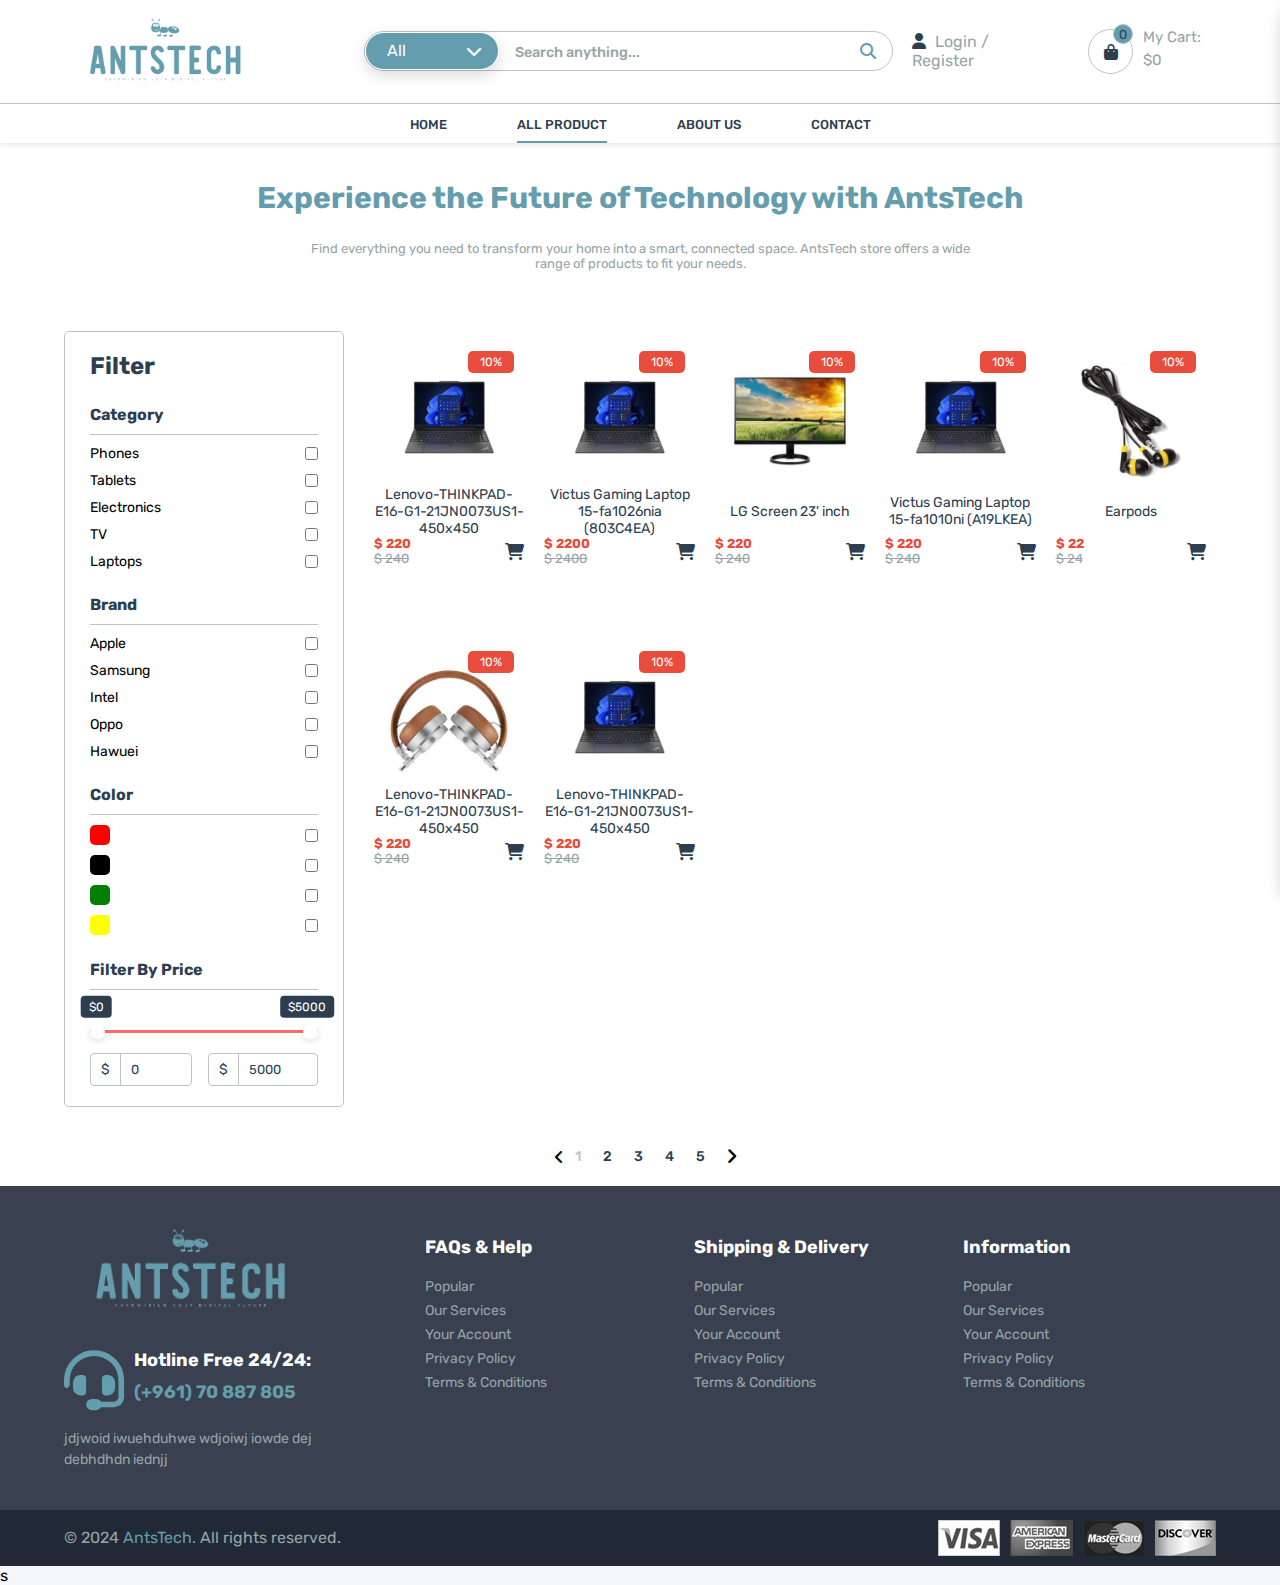
<file: all_products.html>
<!DOCTYPE html>
<html lang="en">

<head>
    <meta charset="UTF-8">
    <meta name="viewport" content="width=device-width, initial-scale=1.0">
    <title>AntsTech</title>

    <!-- File CSS-->
    <link rel="stylesheet" href="css/header.css">
    <link rel="stylesheet" href="css/cart.css">
    <link rel="stylesheet" href="css/main_page.css">
    <link rel="stylesheet" href="css/all_products.css">
    <link rel="stylesheet" href="css/footer.css">

    <!-- Font Awsome-->
    <link rel="stylesheet" href="https://cdnjs.cloudflare.com/ajax/libs/font-awesome/6.5.2/css/all.min.css">
</head>

<body>

    <header>
        <!--Navbar-->
        <div class="container top-nav">

            <a href="index.html" class="logo"><img src="img/ANTS-LOGO.png" alt=""></a>

            <form action="" class="search">

                <!-- Dropdown start --> <!-- This should be dynamic  -->
                <div class="dropdown">
                    <div id="drop-text" class="dropdown-text">
                        <span id="span">All</span>
                        <i id="icon" class="fa-solid fa-chevron-down"></i>
                    </div>
                    <ul id="list" class="dropdown-list">
                        <li class="dropdown-list-item">All</li>
                        <li class="dropdown-list-item">Accessories</li>
                        <li class="dropdown-list-item">Apple Products</li>
                        <li class="dropdown-list-item">Laptops</li>
                        <li class="dropdown-list-item">Printers</li>
                    </ul>
                </div>
                <!-- Dropdown ends -->

                <!-- Search box input start -->
                <div class="search-box">
                    <input type="text" id="search-input" placeholder="Search anything..." />
                    <i class="fa-solid fa-magnifying-glass"></i>
                </div>
                <!-- Search box input ends -->
            </form>

            <!-- Login starts -->
            <div class="login_header">
                <a href="login.html"><i class="fa-solid fa-user"></i> Login / Register</a>
            </div>
            <!-- Login ends -->

            <div class="cart_header">

                <div onclick="open_cart()" class="icon_cart">
                    <i class="fa-solid fa-bag-shopping"></i>
                    <!--      here i need the item number to be dynamic  !!!!!**     -->
                    <span class="count_item">0</span>
                </div>

                <div class="total_price">
                    <p>My Cart:</p>
                    <!--      here i need the cart price to be dynamic  !!!!!**     -->
                    <p class="price_cart_head">$0</p>
                </div>

            </div>

        </div>

        <nav>
            <div class="links container">

                <ul id="responsivemenu">

                    <li><a href="index.html">Home</a></li>
                    <li class="active"><a href="all_products.html">All Product</a></li>
                    <li><a href="">About us</a></li>
                    <li><a href="">Contact</a></li>

                </ul>
            </div>
        </nav>


    </header>

    <div class="cart">
        <div class="top_cart">
            <h3>My Cart <span>(0 Item in Cart)</span></h3>
            <span onclick="close_cart()" class="close_cart"><i class="fa-regular fa-circle-xmark"></i></span>
        </div>

        <div class="items_in_cart">

            <div class="item_cart">
                <img src="img/product/product-1.jpg" alt="">
                <div class="content">
                    <h4>Iphone 6 new in box</h4>
                    <p class="price_cart">$140</p>
                </div>
                <button class="delete_item"><i class="fa-solid fa-trash"></i>
                </button>
            </div>

            <div class="item_cart">
                <img src="img/product/product-2.jpg" alt="">
                <div class="content">
                    <h4>Samsung Galaxy S4</h4>
                    <p class="price_cart">$140</p>
                </div>
                <button class="delete_item"><i class="fa-solid fa-trash"></i>
                </button>
            </div>


        </div>

        <div class="bottom_cart">
            <div class="total">
                <p>Cart Subtotal</p>
                <p class="price_cart_total">$0</p>
            </div>
            <div class="button_cart">
                <a href="checkout.html" class="btn_cart">Proceed to Checkout</a>
                <button onclick="close_cart()" class="btn_cart trans_bg">Continue Shopping</button>
            </div>
        </div>
    </div>

    <div class="top_page_title">
        <div class="container">
            <h1>Experience the Future of Technology with AntsTech</h1>
            <p>Find everything you need to transform your home
                into a smart, connected space. AntsTech store offers a
                wide range of products to fit your needs.</p>
        </div>
    </div>

    <section class="all_products">

        <div class="container">

            <div class="filter">
                <h2>Filter</h2>

                <div class="filter_item">

                    <h4>Category</h4>

                    <div class="content">

                        <div class="item">
                            <span>Phones</span>
                            <input type="checkbox">
                        </div>

                        <div class="item">
                            <span>Tablets</span>
                            <input type="checkbox">
                        </div>

                        <div class="item">
                            <span>Electronics</span>
                            <input type="checkbox">
                        </div>

                        <div class="item">
                            <span>TV</span>
                            <input type="checkbox">
                        </div>

                        <div class="item">
                            <span>Laptops</span>
                            <input type="checkbox">
                        </div>

                    </div>

                </div>

                <div class="filter_item">

                    <h4>Brand</h4>

                    <div class="content">

                        <div class="item">
                            <span>Apple</span>
                            <input type="checkbox">
                        </div>

                        <div class="item">
                            <span>Samsung</span>
                            <input type="checkbox">
                        </div>

                        <div class="item">
                            <span>Intel</span>
                            <input type="checkbox">
                        </div>

                        <div class="item">
                            <span>Oppo</span>
                            <input type="checkbox">
                        </div>

                        <div class="item">
                            <span>Hawuei</span>
                            <input type="checkbox">
                        </div>

                    </div>

                </div>

                <div class="filter_item">
                    <h4>Color</h4>

                    <div class="item">
                        <span class="color" style="background: red;"></span>
                        <input type="checkbox">
                    </div>

                    <div class="item">
                        <span class="color" style="background: black;"></span>
                        <input type="checkbox">
                    </div>

                    <div class="item">
                        <span class="color" style="background: green;"></span>
                        <input type="checkbox">
                    </div>

                    <div class="item">
                        <span class="color" style="background: yellow;"></span>
                        <input type="checkbox">
                    </div>

                </div>

                <div class="double-slider-box">
                    <h3 class="range-title">Filter by Price</h3>
                    <div class="range-slider">
                        <span class="slider-track"></span>
                        <input type="range" name="min_val" class="min-val" min="0" max="5000" value="0"
                            oninput="slideMin()">
                        <input type="range" name="max_val" class="max-val" min="0" max="5000" value="5000"
                            oninput="slideMax()">
                        <div class="tooltip1 min-tooltip1"></div>
                        <div class="tooltip1 max-tooltip1"></div>
                    </div>
                    <div class="input-box">

                        <div class="min-box">
                            <div class="input-wrap">
                                <span class="input-addon">$</span>
                                <input type="text" name="min_input" class="input-field min-input"
                                    onchange="setMinInput()">
                            </div>
                        </div>

                        <div class="max-box">
                            <div class="input-wrap">
                                <span class="input-addon">$</span>
                                <input type="text" name="max_input" class="input-field max-input"
                                    onchange="setMaxInput()">
                            </div>
                        </div>

                    </div>
                </div>

            </div>

            <div class="listed_products">

                <div class="swiper-slide">
                    <div class="product ">

                        <span
                            class="sales_discount">10%</span><!-- here we should do a math calc between the old and new in order to know the percentage -->

                        <div class="img_product">
                            <img src="img/product/product1.jpg" alt="">
                            <img class="img_hover" src="img/product/product-1.jpg" alt="">
                        </div>

                        <h3 class="name_product"><a href="#">Lenovo-THINKPAD-E16-G1-21JN0073US1-450x450</a></h3>

                        <div class="price-row">

                            <div class="price">
                                <p><span>$ 220</span></p>
                                <p class="old_price">$ 240</p>
                            </div>

                            <div class="icons">
                                <i class="fa-regular fa-heart" data-tooltip="Add to Wishlist"></i>
                                <i class="fa-solid fa-cart-shopping" data-tooltip="Add to Cart"></i>
                            </div>

                        </div>

                        <div class="product_details">

                            <div class="product_specs">
                                <ul>
                                    <li><strong>Brand:</strong> <span>HP</span></li>
                                    <li><strong>Processor:</strong> <span> Core i7 13th Gen</span></li>
                                    <li><strong>RAM:</strong> <span>12GB RAM</span></li>
                                    <li><strong>SSD:</strong> <span>1TB SSD</span></li>
                                    <li><strong>Display Size:</strong> <span>17.3"</span></li>
                                    <li><strong>Display Resolution:</strong> <span>FHD (1920 x 1080)</span></li>
                                </ul>
                            </div>

                            <div class="expand-button" onclick="toggleDetails(this)">. . .</div>

                            <div class="more_details">
                                <ul>
                                    <li><strong>Graphics Card Type:</strong> <span>10 hours</span></li>
                                    <li><strong>Color:</strong> <span>2.5 kg</span></li>
                                    <li><strong>Operating System:</strong> <span>2.5 kg</span></li>
                                    <!-- Add more specs as needed -->
                                </ul>
                            </div>

                        </div>

                    </div>
                </div>
                <div class="swiper-slide">
                    <div class="product ">

                        <span
                            class="sales_discount">10%</span><!-- here we should do a math calc between the old and new in order to know the percentage -->

                        <div class="img_product">
                            <img src="img/product/product2.jpg" alt="">
                            <img class="img_hover" src="img/product/product-2.jpg" alt="">
                        </div>

                        <h3 class="name_product"><a href="#">Victus Gaming Laptop 15-fa1026nia (803C4EA)</a></h3>

                        <div class="price-row">

                            <div class="price">
                                <p><span>$ 2200</span></p>
                                <p class="old_price">$ 2400</p>
                            </div>

                            <div class="icons">
                                <i class="fa-regular fa-heart" data-tooltip="Add to Wishlist"></i>
                                <i class="fa-solid fa-cart-shopping" data-tooltip="Add to Cart"></i>
                            </div>

                        </div>

                        <div class="product_details">

                            <div class="product_specs">
                                <ul>
                                    <li><strong>Brand:</strong> <span>HP</span></li>
                                    <li><strong>Processor:</strong> <span> Core i7 13th Gen</span></li>
                                    <li><strong>RAM:</strong> <span>12GB RAM</span></li>
                                    <li><strong>SSD:</strong> <span>1TB SSD</span></li>
                                    <li><strong>Display Size:</strong> <span>17.3"</span></li>
                                    <li><strong>Display Resolution:</strong> <span>FHD (1920 x 1080)</span></li>
                                </ul>
                            </div>

                            <div class="expand-button" onclick="toggleDetails(this)">. . .</div>

                            <div class="more_details">
                                <ul>
                                    <li><strong>Graphics Card Type:</strong> <span>10 hours</span></li>
                                    <li><strong>Color:</strong> <span>2.5 kg</span></li>
                                    <li><strong>Operating System:</strong> <span>2.5 kg</span></li>
                                    <!-- Add more specs as needed -->
                                </ul>
                            </div>

                        </div>

                    </div>
                </div>
                <div class="swiper-slide">
                    <div class="product ">

                        <span
                            class="sales_discount">10%</span><!-- here we should do a math calc between the old and new in order to know the percentage -->

                        <div class="img_product">
                            <img src="img/product/product3.jpg" alt="">
                            <img class="img_hover" src="img/product/product-3.jpg" alt="">
                        </div>

                        <h3 class="name_product"><a href="#">LG Screen 23' inch</a></h3>

                        <div class="price-row">

                            <div class="price">
                                <p><span>$ 220</span></p>
                                <p class="old_price">$ 240</p>
                            </div>

                            <div class="icons">
                                <i class="fa-regular fa-heart" data-tooltip="Add to Wishlist"></i>
                                <i class="fa-solid fa-cart-shopping" data-tooltip="Add to Cart"></i>
                            </div>

                        </div>

                        <div class="product_details">

                            <div class="product_specs">
                                <ul>
                                    <li><strong>Brand:</strong> <span>HP</span></li>
                                    <li><strong>Processor:</strong> <span> Core i7 13th Gen</span></li>
                                    <li><strong>RAM:</strong> <span>12GB RAM</span></li>
                                    <li><strong>SSD:</strong> <span>1TB SSD</span></li>
                                    <li><strong>Display Size:</strong> <span>17.3"</span></li>
                                    <li><strong>Display Resolution:</strong> <span>FHD (1920 x 1080)</span></li>
                                </ul>
                            </div>

                            <div class="expand-button" onclick="toggleDetails(this)">. . .</div>

                            <div class="more_details">
                                <ul>
                                    <li><strong>Graphics Card Type:</strong> <span>10 hours</span></li>
                                    <li><strong>Color:</strong> <span>2.5 kg</span></li>
                                    <li><strong>Operating System:</strong> <span>2.5 kg</span></li>
                                    <!-- Add more specs as needed -->
                                </ul>
                            </div>

                        </div>

                    </div>
                </div>
                <div class="swiper-slide">
                    <div class="product ">

                        <span
                            class="sales_discount">10%</span><!-- here we should do a math calc between the old and new in order to know the percentage -->

                        <div class="img_product">
                            <img src="img/product/product4.jpg" alt="">
                            <img class="img_hover" src="img/product/product-4.jpg" alt="">
                        </div>

                        <h3 class="name_product"><a href="#">Victus Gaming Laptop 15-fa1010ni (A19LKEA)</a></h3>

                        <div class="price-row">

                            <div class="price">
                                <p><span>$ 220</span></p>
                                <p class="old_price">$ 240</p>
                            </div>

                            <div class="icons">
                                <i class="fa-regular fa-heart" data-tooltip="Add to Wishlist"></i>
                                <i class="fa-solid fa-cart-shopping" data-tooltip="Add to Cart"></i>
                            </div>

                        </div>

                        <div class="product_details">

                            <div class="product_specs">
                                <ul>
                                    <li><strong>Brand:</strong> <span>HP</span></li>
                                    <li><strong>Processor:</strong> <span> Core i7 13th Gen</span></li>
                                    <li><strong>RAM:</strong> <span>12GB RAM</span></li>
                                    <li><strong>SSD:</strong> <span>1TB SSD</span></li>
                                    <li><strong>Display Size:</strong> <span>17.3"</span></li>
                                    <li><strong>Display Resolution:</strong> <span>FHD (1920 x 1080)</span></li>
                                </ul>
                            </div>

                            <div class="expand-button" onclick="toggleDetails(this)">. . .</div>

                            <div class="more_details">
                                <ul>
                                    <li><strong>Graphics Card Type:</strong> <span>10 hours</span></li>
                                    <li><strong>Color:</strong> <span>2.5 kg</span></li>
                                    <li><strong>Operating System:</strong> <span>2.5 kg</span></li>
                                    <!-- Add more specs as needed -->
                                </ul>
                            </div>

                        </div>

                    </div>
                </div>
                <div class="swiper-slide">
                    <div class="product ">

                        <span
                            class="sales_discount">10%</span><!-- here we should do a math calc between the old and new in order to know the percentage -->

                        <div class="img_product">
                            <img src="img/product/product5.jpg" alt="">
                            <img class="img_hover" src="img/product/product-5.jpg" alt="">
                        </div>

                        <h3 class="name_product"><a href="#">Earpods</a></h3>

                        <div class="price-row">

                            <div class="price">
                                <p><span>$ 22</span></p>
                                <p class="old_price">$ 24</p>
                            </div>

                            <div class="icons">
                                <i class="fa-regular fa-heart" data-tooltip="Add to Wishlist"></i>
                                <i class="fa-solid fa-cart-shopping" data-tooltip="Add to Cart"></i>
                            </div>

                        </div>

                        <div class="product_details">

                            <div class="product_specs">
                                <ul>
                                    <li><strong>Brand:</strong> <span>HP</span></li>
                                    <li><strong>Processor:</strong> <span> Core i7 13th Gen</span></li>
                                    <li><strong>RAM:</strong> <span>12GB RAM</span></li>
                                    <li><strong>SSD:</strong> <span>1TB SSD</span></li>
                                    <li><strong>Display Size:</strong> <span>17.3"</span></li>
                                    <li><strong>Display Resolution:</strong> <span>FHD (1920 x 1080)</span></li>
                                </ul>
                            </div>

                            <div class="expand-button" onclick="toggleDetails(this)">. . .</div>

                            <div class="more_details">
                                <ul>
                                    <li><strong>Graphics Card Type:</strong> <span>10 hours</span></li>
                                    <li><strong>Color:</strong> <span>2.5 kg</span></li>
                                    <li><strong>Operating System:</strong> <span>2.5 kg</span></li>
                                    <!-- Add more specs as needed -->
                                </ul>
                            </div>

                        </div>

                    </div>
                </div>
                <div class="swiper-slide">
                    <div class="product ">

                        <span
                            class="sales_discount">10%</span><!-- here we should do a math calc between the old and new in order to know the percentage -->

                        <div class="img_product">
                            <img src="img/product/product6.jpg" alt="">
                            <img class="img_hover" src="img/product/product-6.jpg" alt="">
                        </div>

                        <h3 class="name_product"><a href="#">Lenovo-THINKPAD-E16-G1-21JN0073US1-450x450</a></h3>

                        <div class="price-row">

                            <div class="price">
                                <p><span>$ 220</span></p>
                                <p class="old_price">$ 240</p>
                            </div>

                            <div class="icons">
                                <i class="fa-regular fa-heart" data-tooltip="Add to Wishlist"></i>
                                <i class="fa-solid fa-cart-shopping" data-tooltip="Add to Cart"></i>
                            </div>

                        </div>

                        <div class="product_details">

                            <div class="product_specs">
                                <ul>
                                    <li><strong>Brand:</strong> <span>HP</span></li>
                                    <li><strong>Processor:</strong> <span> Core i7 13th Gen</span></li>
                                    <li><strong>RAM:</strong> <span>12GB RAM</span></li>
                                    <li><strong>SSD:</strong> <span>1TB SSD</span></li>
                                    <li><strong>Display Size:</strong> <span>17.3"</span></li>
                                    <li><strong>Display Resolution:</strong> <span>FHD (1920 x 1080)</span></li>
                                </ul>
                            </div>

                            <div class="expand-button" onclick="toggleDetails(this)">. . .</div>

                            <div class="more_details">
                                <ul>
                                    <li><strong>Graphics Card Type:</strong> <span>10 hours</span></li>
                                    <li><strong>Color:</strong> <span>2.5 kg</span></li>
                                    <li><strong>Operating System:</strong> <span>2.5 kg</span></li>
                                    <!-- Add more specs as needed -->
                                </ul>
                            </div>

                        </div>

                    </div>
                </div>
                <div class="swiper-slide">
                    <div class="product ">

                        <span
                            class="sales_discount">10%</span><!-- here we should do a math calc between the old and new in order to know the percentage -->

                        <div class="img_product">
                            <img src="img/product/product1.jpg" alt="">
                            <img class="img_hover" src="img/product/product-1.jpg" alt="">
                        </div>

                        <h3 class="name_product"><a href="#">Lenovo-THINKPAD-E16-G1-21JN0073US1-450x450</a></h3>

                        <div class="price-row">

                            <div class="price">
                                <p><span>$ 220</span></p>
                                <p class="old_price">$ 240</p>
                            </div>

                            <div class="icons">
                                <i class="fa-regular fa-heart" data-tooltip="Add to Wishlist"></i>
                                <i class="fa-solid fa-cart-shopping" data-tooltip="Add to Cart"></i>
                            </div>

                        </div>

                        <div class="product_details">

                            <div class="product_specs">
                                <ul>
                                    <li><strong>Brand:</strong> <span>HP</span></li>
                                    <li><strong>Processor:</strong> <span> Core i7 13th Gen</span></li>
                                    <li><strong>RAM:</strong> <span>12GB RAM</span></li>
                                    <li><strong>SSD:</strong> <span>1TB SSD</span></li>
                                    <li><strong>Display Size:</strong> <span>17.3"</span></li>
                                    <li><strong>Display Resolution:</strong> <span>FHD (1920 x 1080)</span></li>
                                </ul>
                            </div>

                            <div class="expand-button" onclick="toggleDetails(this)">. . .</div>

                            <div class="more_details">
                                <ul>
                                    <li><strong>Graphics Card Type:</strong> <span>10 hours</span></li>
                                    <li><strong>Color:</strong> <span>2.5 kg</span></li>
                                    <li><strong>Operating System:</strong> <span>2.5 kg</span></li>
                                    <!-- Add more specs as needed -->
                                </ul>
                            </div>

                        </div>

                    </div>
                </div>
            </div>
        </div>

        <div class="pagination">
            <span class="btn_page prev"></span><i class="fa-solid fa-angle-left"></i></span>
            <a href=""> <span class="num_page active">1</span></a>
            <a href=""> <span class="num_page">2</span></a>
            <a href=""> <span class="num_page">3</span></a>
            <a href=""> <span class="num_page">4</span></a>
            <a href=""> <span class="num_page">5</span></a>
            <span class="btn_page next"><i class="fa-solid fa-angle-right"></i></span>
        </div>

        </div>
    </section>

    <footer>

        <div class="container">
            <div class="big_row">
                <img src="img/ANTS-LOGO.png" alt="">
                <div class="hotline">
                    <i class="fa-solid fa-headset"></i>
                    <div class="text">
                        <h5>Hotline Free 24/24:</h5>
                        <h6>(+961) 70 887 805</h6>
                    </div>
                </div>
                <p>jdjwoid iwuehduhwe wdjoiwj iowde dej debhdhdn iednjj</p>
            </div>
            <div class="row">
                <h4>FAQs & Help</h4>

                <div class="links">
                    <a href="">Popular</a>
                    <a href="">Our Services</a>
                    <a href="">Your Account</a>
                    <a href="">Privacy Policy</a>
                    <a href="">Terms & Conditions</a>
                </div>
            </div>

            <div class="row">
                <h4>Shipping & Delivery</h4>

                <div class="links">
                    <a href="">Popular</a>
                    <a href="">Our Services</a>
                    <a href="">Your Account</a>
                    <a href="">Privacy Policy</a>
                    <a href="">Terms & Conditions</a>
                </div>
            </div>

            <div class="row">
                <h4>Information</h4>

                <div class="links">
                    <a href="">Popular</a>
                    <a href="">Our Services</a>
                    <a href="">Your Account</a>
                    <a href="">Privacy Policy</a>
                    <a href="">Terms & Conditions</a>
                </div>
            </div>

        </div>

        <div class="bottom_footer">
            <div class="container">
                <p>&copy; 2024 <span>AntsTech.</span> All rights reserved.</p>

                <div class="payment_img">
                    <img src="img/payment-1.png" alt="">
                    <img src="img/payment-2.png" alt="">
                    <img src="img/payment-3.png" alt="">
                    <img src="img/payment-4.png" alt="">
                </div>
            </div>
        </div>

    </footer>

    <!-- Swiper JS -->
    <script src="https://cdn.jsdelivr.net/npm/swiper@11/swiper-bundle.min.js"></script>s
    <script src="js/header.js"></script>
    <script src="js/cart.js"></script>
    <script src="js/main_page.js"></script>
    <script src="js/all_products.js"></script>

</body>

</html>
</file>
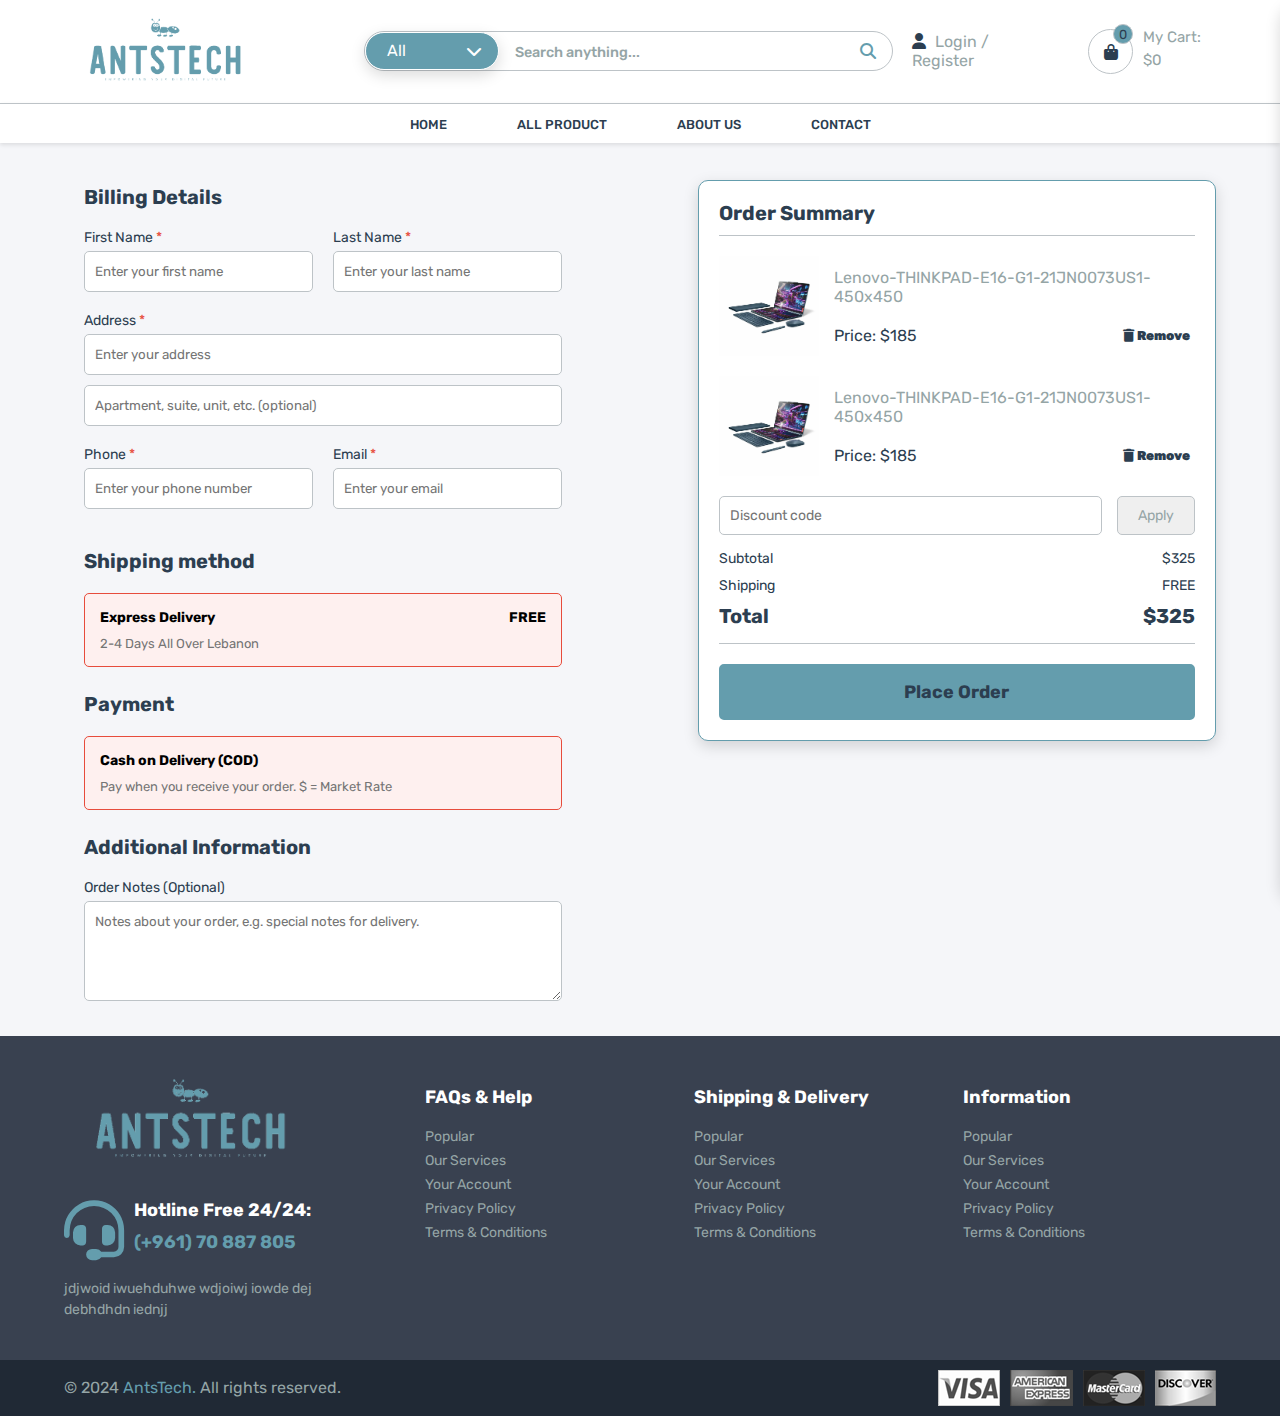
<file: checkout.html>
<!DOCTYPE html>
<html lang="en">

<head>
    <meta charset="UTF-8">
    <meta name="viewport" content="width=device-width, initial-scale=1.0">
    <title>AntsTech</title>

    <!-- File CSS-->
    <link rel="stylesheet" href="css/header.css">
    <link rel="stylesheet" href="css/cart.css">
    <link rel="stylesheet" href="css/main_page.css">
    <link rel="stylesheet" href="css/ItemsDetails.css">
    <link rel="stylesheet" href="css/checkout.css">
    <link rel="stylesheet" href="css/footer.css">

    <!-- Link Swiper's CSS -->
    <link rel="stylesheet" href="https://cdn.jsdelivr.net/npm/swiper@11/swiper-bundle.min.css" />

    <!-- Font Awsome-->
    <link rel="stylesheet" href="https://cdnjs.cloudflare.com/ajax/libs/font-awesome/6.5.2/css/all.min.css">
</head>

<body>

    <header>
        <!--Navbar-->
        <div class="container top-nav">

            <a href="index.html" class="logo"><img src="img/ANTS-LOGO.png" alt=""></a>

            <form action="" class="search">

                <!-- Dropdown start --> <!-- This should be dynamic  -->
                <div class="dropdown">
                    <div id="drop-text" class="dropdown-text">
                        <span id="span">All</span>
                        <i id="icon" class="fa-solid fa-chevron-down"></i>
                    </div>
                    <ul id="list" class="dropdown-list">
                        <li class="dropdown-list-item">All</li>
                        <li class="dropdown-list-item">Accessories</li>
                        <li class="dropdown-list-item">Apple Products</li>
                        <li class="dropdown-list-item">Laptops</li>
                        <li class="dropdown-list-item">Printers</li>
                    </ul>
                </div>
                <!-- Dropdown ends -->

                <!-- Search box input start -->
                <div class="search-box">
                    <input type="text" id="search-input" placeholder="Search anything..." />
                    <i class="fa-solid fa-magnifying-glass"></i>
                </div>
                <!-- Search box input ends -->
            </form>

            <!-- Login starts -->
            <div class="login_header">
                <a href="login.html"><i class="fa-solid fa-user"></i> Login / Register</a>
            </div>
            <!-- Login ends -->

            <div class="cart_header">

                <div onclick="open_cart()" class="icon_cart">
                    <i class="fa-solid fa-bag-shopping"></i>
                    <!--      here i need the item number to be dynamic  !!!!!**     -->
                    <span class="count_item">0</span>
                </div>

                <div class="total_price">
                    <p>My Cart:</p>
                    <!--      here i need the cart price to be dynamic  !!!!!**     -->
                    <p class="price_cart_head">$0</p>
                </div>

            </div>

        </div>

        <nav>
            <div class="links container">

                <ul id="responsivemenu">

                    <li><a href="index.html">Home</a></li>
                    <li><a href="all_products.html">All Product</a></li>
                    <li><a href="">About us</a></li>
                    <li><a href="">Contact</a></li>

                </ul>
            </div>
        </nav>


    </header>

    <div class="cart">
        <div class="top_cart">
            <h3>My Cart <span>(0 Item in Cart)</span></h3>
            <span onclick="close_cart()" class="close_cart"><i class="fa-regular fa-circle-xmark"></i></span>
        </div>

        <div class="items_in_cart">

            <div class="item_cart">
                <img src="img/product/product-1.jpg" alt="">
                <div class="content">
                    <h4>Iphone 6 new in box</h4>
                    <p class="price_cart">$140</p>
                </div>
                <button class="delete_item"><i class="fa-solid fa-trash"></i>
                </button>
            </div>

            <div class="item_cart">
                <img src="img/product/product-2.jpg" alt="">
                <div class="content">
                    <h4>Samsung Galaxy S4</h4>
                    <p class="price_cart">$140</p>
                </div>
                <button class="delete_item"><i class="fa-solid fa-trash"></i>
                </button>
            </div>


        </div>

        <div class="bottom_cart">
            <div class="total">
                <p>Cart Subtotal</p>
                <p class="price_cart_total">$0</p>
            </div>
            <div class="button_cart">
                <a href="checkout.html" class="btn_cart">Proceed to Checkout</a>
                <button onclick="close_cart()" class="btn_cart trans_bg">Continue Shopping</button>
            </div>
        </div>
    </div>

    <section class="checkout">

        <div class="container">

            <form action="">
                <div class="address">
                    <h2>Billing Details</h2>

                    <div class="inputs">

                        <div class="input-group">

                            <div class="input-item">
                                <label for="first-name">First name <span class="required">*</span></label>
                                <input type="text" id="first-name" placeholder="Enter your first name" required>
                            </div>

                            <div class="input-item">
                                <label for="last-name">Last name <span class="required">*</span></label>
                                <input type="text" id="last-name" placeholder="Enter your last name" required>
                            </div>

                        </div>

                        <label for="address">Address <span class="required">*</span></label>
                        <input type="text" id="address" placeholder="Enter your address" required>
                        <input type="text" placeholder="Apartment, suite, unit, etc. (optional)">

                        <div class="input-group">

                            <div class="input-item">
                                <label for="phone">Phone <span class="required">*</span></label>
                                <input type="tel" id="phone" placeholder="Enter your phone number"
                                    pattern="\d{2}-\d{3}-\d{3}" required>
                            </div>

                            <div class="input-item">
                                <label for="email">Email <span class="required">*</span></label>
                                <input type="email" id="email" placeholder="Enter your email" required>
                            </div>
                        </div>
                    </div>

                    <div class="shipping">
                        <h2>Shipping method</h2>

                        <div class="option selected">

                            <div class="option-header">
                                <span>Express Delivery</span>
                                <span>FREE</span>
                            </div>

                            <div class="option-description">2-4 Days All Over Lebanon</div>

                        </div>
                    </div>

                    <div class="payment">
                        <h2>Payment</h2>

                        <div class="option selected">

                            <div class="option-header">
                                <span>Cash on Delivery (COD)</span>
                            </div>

                            <div class="option-description">Pay when you receive your order. $ = Market Rate</div>
                       
                        </div>

                    </div>

                    <div class="addinfo">
                        <h2>Additional Information</h2>

                        <div class="inputs">
                            <label for="order-notes">Order notes (optional)</label>
                            <textarea id="order-notes"
                                placeholder="Notes about your order, e.g. special notes for delivery."></textarea>
                        </div>

                    </div>

                </div>
            </form>

            <div class="ordersummary">
                <h1>Order Summary</h1>
                <div class="items">
                    <div class="item_cart">
                        <img src="img/product/Lenovo.webp" alt="">
                        <div class="content">
                            <h4>Lenovo-THINKPAD-E16-G1-21JN0073US1-450x450</h4>

                            
                            <div class="price_trash">
                            <p class="price_cart">Price: <span>$185</span></p>
                            <i class="fas fa-trash"> <span>Remove</span></i>
                            
                        </div></div>
                    </div>

                    <div class="item_cart">
                        <img src="img/product/Lenovo.webp" alt="">
                        <div class="content">
                            <h4>Lenovo-THINKPAD-E16-G1-21JN0073US1-450x450</h4>
                            <div class="price_trash">
                                <p class="price_cart">Price: <span>$185</span></p>
                                <i class="fas fa-trash"> <span>Remove</span></i>
                                
                            </div>
                        </div>
                    </div>

                    <div class="discount_code">
                        <input type="text" placeholder="Discount code" id="discount-code"/>
                        <button type="button" id="apply-button">Apply</button>
                    </div>

                    <div class="sub_total">
                        <p>Subtotal</p>
                        <span>$325</span>
                    </div>

                    <div class="shipping_cost">
                        <p>Shipping</p>
                        <span>FREE</span>
                    </div>

                    <div class="total">
                        <p>Total</p>
                        <span>$325</span>
                    </div>

                    <div class="submit_button">
                        <button>Place Order</button>
                    </div>

                </div>
            </div>

        </div>

    </section>





    <footer>

        <div class="container">
            <div class="big_row">
                <img src="img/ANTS-LOGO.png" alt="">
                <div class="hotline">
                    <i class="fa-solid fa-headset"></i>
                    <div class="text">
                        <h5>Hotline Free 24/24:</h5>
                        <h6>(+961) 70 887 805</h6>
                    </div>
                </div>
                <p>jdjwoid iwuehduhwe wdjoiwj iowde dej debhdhdn iednjj</p>
            </div>
            <div class="row">
                <h4>FAQs & Help</h4>

                <div class="links">
                    <a href="">Popular</a>
                    <a href="">Our Services</a>
                    <a href="">Your Account</a>
                    <a href="">Privacy Policy</a>
                    <a href="">Terms & Conditions</a>
                </div>
            </div>

            <div class="row">
                <h4>Shipping & Delivery</h4>

                <div class="links">
                    <a href="">Popular</a>
                    <a href="">Our Services</a>
                    <a href="">Your Account</a>
                    <a href="">Privacy Policy</a>
                    <a href="">Terms & Conditions</a>
                </div>
            </div>

            <div class="row">
                <h4>Information</h4>

                <div class="links">
                    <a href="">Popular</a>
                    <a href="">Our Services</a>
                    <a href="">Your Account</a>
                    <a href="">Privacy Policy</a>
                    <a href="">Terms & Conditions</a>
                </div>
            </div>

        </div>

        <div class="bottom_footer">
            <div class="container">
                <p>&copy; 2024 <span>AntsTech.</span> All rights reserved.</p>

                <div class="payment_img">
                    <img src="img/payment-1.png" alt="">
                    <img src="img/payment-2.png" alt="">
                    <img src="img/payment-3.png" alt="">
                    <img src="img/payment-4.png" alt="">
                </div>
            </div>
        </div>

    </footer>

    <!-- Swiper JS -->
    <script src="https://cdn.jsdelivr.net/npm/swiper@11/swiper-bundle.min.js"></script>
    <script src="js/cart.js"></script>
    <script src="js/ItemDetails.js"></script>
    <script src="js/checkout.js"></script>
    <script src="js/main_page.js"></script>

</body>

</html>
</file>
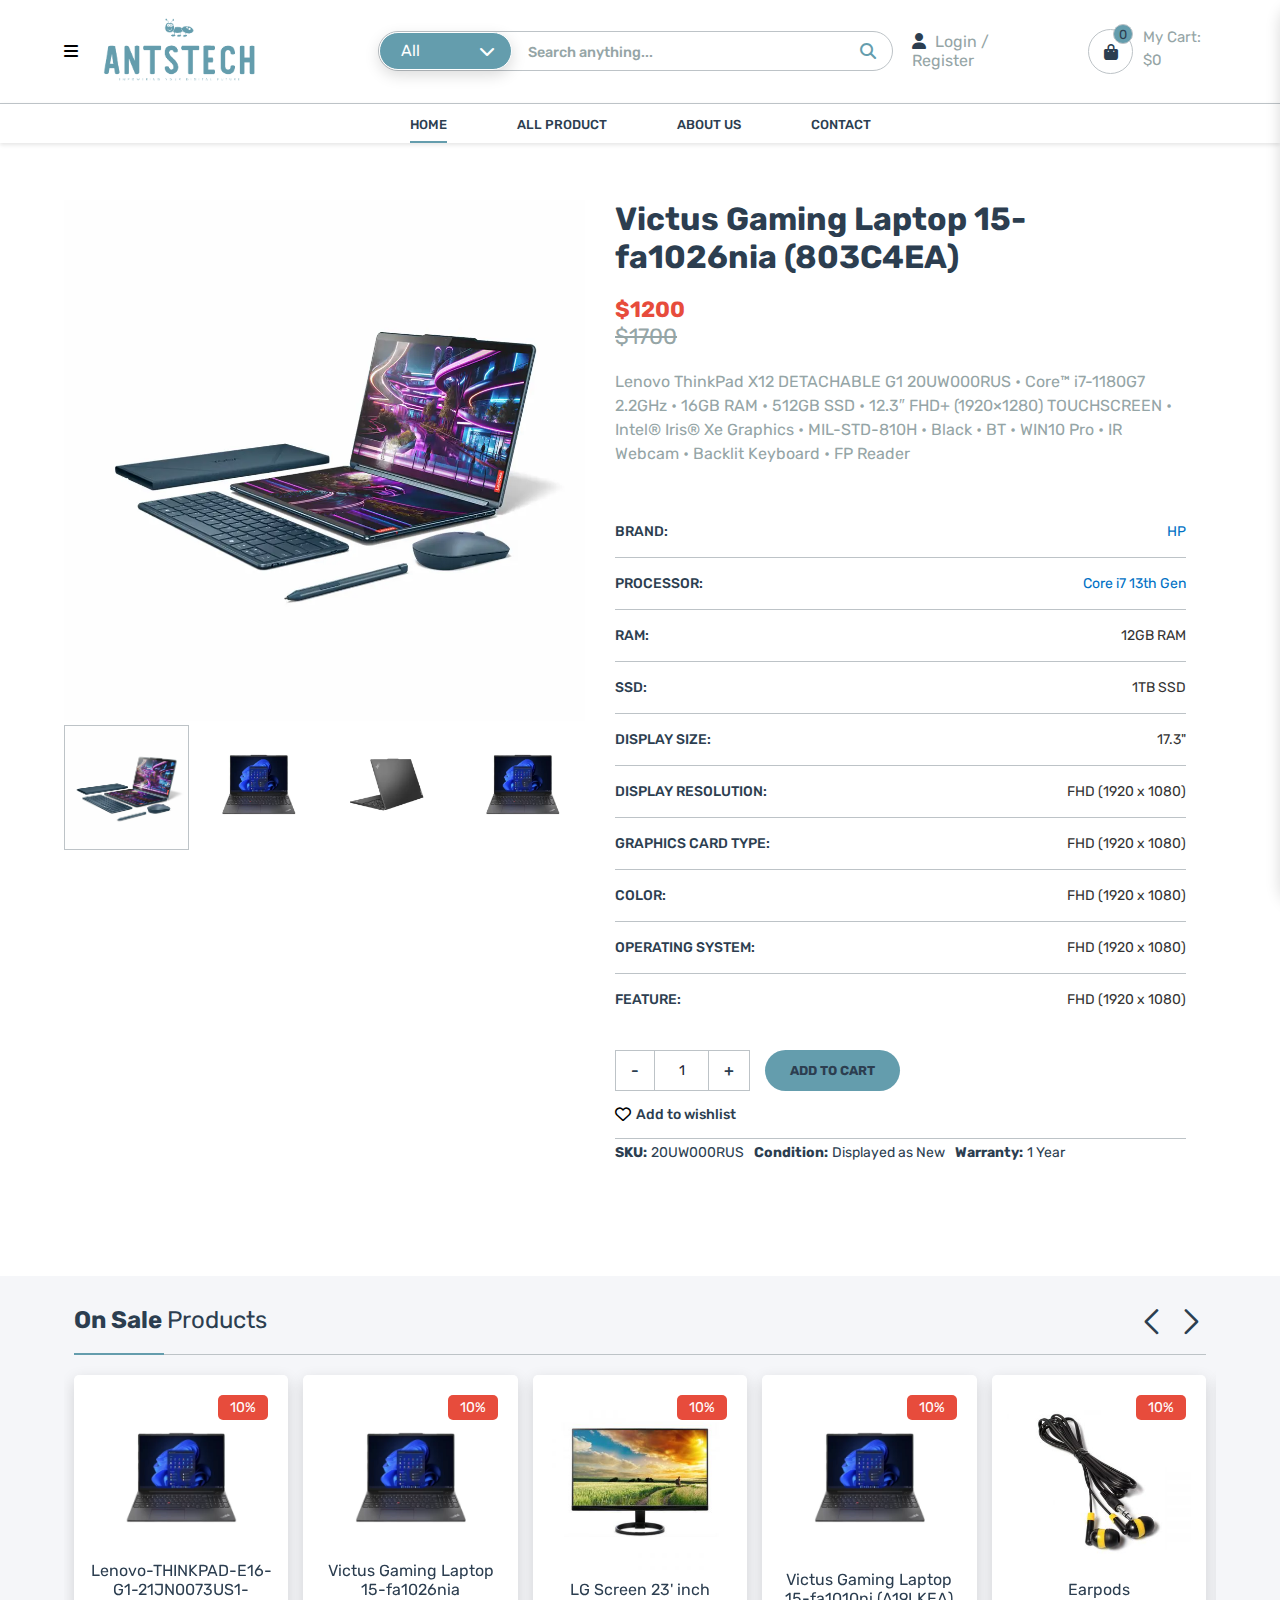
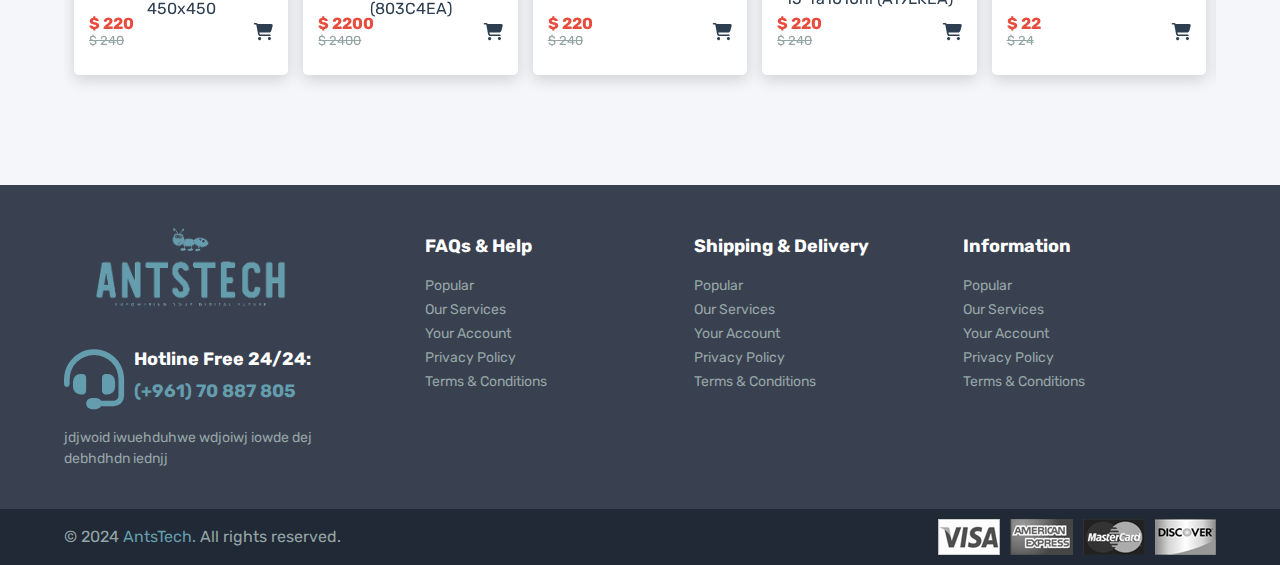
<file: ItemDetails.html>
<!DOCTYPE html>
<html lang="en">

<head>
    <meta charset="UTF-8">
    <meta name="viewport" content="width=device-width, initial-scale=1.0">
    <title>AntsTech</title>

    <!-- File CSS-->
    <link rel="stylesheet" href="css/header.css">
    <link rel="stylesheet" href="css/cart.css">
    <link rel="stylesheet" href="css/main_page.css">
    <link rel="stylesheet" href="css/ItemsDetails.css">
    <link rel="stylesheet" href="css/footer.css">
    

    <!-- Link Swiper's CSS -->
    <link rel="stylesheet" href="https://cdn.jsdelivr.net/npm/swiper@11/swiper-bundle.min.css" />

    <!-- Font Awsome-->
    <link rel="stylesheet" href="https://cdnjs.cloudflare.com/ajax/libs/font-awesome/6.5.2/css/all.min.css">
</head>

<body>

    <header>
        <!--Navbar-->
        <div class="container top-nav">

            <div class="responsive_menu">
                <i onclick="openMenu()" class="fa-solid fa-bars"></i> <!--Responsive bar img for the links-->
            </div>

            <a href="#" class="logo"><img src="img/ANTS-LOGO.png" alt=""></a>

            <form action="" class="search">

                <!-- Dropdown start --> <!-- This should be dynamic  -->
                <div class="dropdown">
                    <div id="drop-text" class="dropdown-text">
                        <span id="span">All</span>
                        <i id="icon" class="fa-solid fa-chevron-down"></i>
                    </div>
                    <ul id="list" class="dropdown-list">
                        <li class="dropdown-list-item">All</li>
                        <li class="dropdown-list-item">Accessories</li>
                        <li class="dropdown-list-item">Apple Products</li>
                        <li class="dropdown-list-item">Laptops</li>
                        <li class="dropdown-list-item">Printers</li>
                    </ul>
                </div>
                <!-- Dropdown ends -->

                <!-- Search box input start -->
                <div class="search-box">
                    <input type="text" id="search-input" placeholder="Search anything..." />
                    <i class="fa-solid fa-magnifying-glass"></i>
                </div>
                <!-- Search box input ends -->
            </form>

            <!-- Login starts -->
            <div class="login_header">
                <a href="#"><i class="fa-solid fa-user"></i> Login / Register</a>
            </div>
            <!-- Login ends -->

            <div class="cart_header">

                <div onclick="open_cart()" class="icon_cart">
                    <i class="fa-solid fa-bag-shopping"></i>
                    <!--      here i need the item number to be dynamic  !!!!!**     -->
                    <span class="count_item">0</span>
                </div>

                <div class="total_price">
                    <p>My Cart:</p>
                    <!--      here i need the cart price to be dynamic  !!!!!**     -->
                    <p class="price_cart_head">$0</p>
                </div>

            </div>

        </div>

        <nav>
            <div class="links container">

                <ul id="responsivemenu">

                    <li class="active"><a href="">Home</a></li>
                    <li><a href="">All Product</a></li>
                    <li><a href="">About us</a></li>
                    <li><a href="">Contact</a></li>

                </ul>
            </div>
        </nav>


    </header>

    <div class="cart">
        <div class="top_cart">
            <h3>My Cart <span>(0 Item in Cart)</span></h3>
            <span onclick="close_cart()" class="close_cart"><i class="fa-regular fa-circle-xmark"></i></span>
        </div>

        <div class="items_in_cart">

            <div class="item_cart">
                <img src="img/product/product-1.jpg" alt="">
                <div class="content">
                    <h4>Iphone 6 new in box</h4>
                    <p class="price_cart">$140</p>
                </div>
                <button class="delete_item"><i class="fa-solid fa-trash"></i>
                </button>
            </div>

            <div class="item_cart">
                <img src="img/product/product-2.jpg" alt="">
                <div class="content">
                    <h4>Samsung Galaxy S4</h4>
                    <p class="price_cart">$140</p>
                </div>
                <button class="delete_item"><i class="fa-solid fa-trash"></i>
                </button>
            </div>


        </div>

        <div class="bottom_cart">
            <div class="total">
                <p>Cart Subtotal</p>
                <p class="price_cart_total">$0</p>
            </div>
            <div class="button_cart">
                <a href="#" class="btn_cart">Proceed to Checkout</a>
                <button class="btn_cart trans_bg">Continue Shopping</button>
            </div>
        </div>
    </div>

    <div class="item_detail">

        <div class="container">

            <div class="img_item">

                <div class="big_img">
                    <img id="bigImg" src="img/product/Lenovo.webp" alt="">
                </div>
               
                <div class="sub_img">
                    <img onclick="ChangeItemImage(this.src)" src="img/product/Lenovo.webp" alt="">
                    <img onclick="ChangeItemImage(this.src)" src="img/product/product1.jpg" alt="">
                    <img onclick="ChangeItemImage(this.src)" src="img/product/product-2.jpg" alt="">
                    <img onclick="ChangeItemImage(this.src)" src="img/product/product2.jpg" alt="">
                </div>
            </div>
            <div class="details_of_item">
                <h1 class="name">Victus Gaming Laptop 15-fa1026nia (803C4EA)</h1>
                <div class="price">
                    <p><span>$1200</span></p>
                    <p class="old_price">$1700</p>
                </div>
                <p class="text_p">Lenovo ThinkPad X12 DETACHABLE G1 20UW000RUS • Core™ i7-1180G7 2.2GHz • 16GB RAM
                     • 512GB SSD • 12.3″ FHD+ (1920×1280) TOUCHSCREEN
                     • Intel® Iris® Xe Graphics • MIL-STD-810H • Black • BT • WIN10 Pro • IR Webcam
                      • Backlit Keyboard • FP Reader</p>
                
                        <div class="product_specs">
                            <ul>
                                <li><strong>Brand:</strong> <span>HP</span></li>
                                <li><strong>Processor:</strong> <span> Core i7 13th Gen</span></li>
                                <li><strong>RAM:</strong> 12GB RAM</li>
                                <li><strong>SSD:</strong> 1TB SSD</li>
                                <li><strong>Display Size:</strong> 17.3"</li>
                                <li><strong>Display Resolution:</strong> FHD (1920 x 1080)</li>
                                <li><strong>Graphics Card Type:</strong> FHD (1920 x 1080)</li>
                                <li><strong>Color:</strong> FHD (1920 x 1080)</li>
                                <li><strong>Operating System:</strong> FHD (1920 x 1080)</li>
                                <li><strong>Feature:</strong> FHD (1920 x 1080)</li>
                            </ul>
                        </div>

                        <div class="quantity-wrapper">
                            <div class="quantity-controls">
                                <button id="decrement" onclick="stepper(this)">-</button>
                                <input type="number" min="0" max="100" step="1" value="1" id="my-input" readonly>
                                <button id="increment" onclick="stepper(this)"> + </button>
                            </div>
                            <button class="add-to-cart-btn">Add to cart</button>
                        </div>

                        <div class="action_buttons">
                            <i class="fa-regular fa-heart"></i>
                            <a href="#" class="wishlist"> Add to wishlist</a>
                        </div>

                        <hr>

                        <div class="product_info">
                            <p><strong>SKU:</strong> 20UW000RUS</p>
                            <p><strong>Condition:</strong> Displayed as New</p>
                            <p><strong>Warranty:</strong> 1 Year</p>
                        </div>

            </div>
        </div>
    </div>

    <section class="slide slide_sale">

        <div class="container">

            <div class="sale_sec mySwiper">

                <div class="top_slide">
                    <h2>On Sale <span>Products</span></h2>
                </div>
                <!-- THIS SHOULD BE DYNAMIC-->
                <div class="products swiper-wrapper">

                    <div class="product swiper-slide">

                        <span
                            class="sales_discount">10%</span><!-- here we should do a math calc between the old and new in order to know the percentage -->

                        <div class="img_product">
                            <img src="img/product/product1.jpg" alt="">
                            <img class="img_hover" src="img/product/product-1.jpg" alt="">
                        </div>

                        <h3 class="name_product"><a href="#">Lenovo-THINKPAD-E16-G1-21JN0073US1-450x450</a></h3>

                        <div class="price-row">

                            <div class="price">
                                <p><span>$ 220</span></p>
                                <p class="old_price">$ 240</p>
                            </div>

                            <div class="icons">
                                <i class="fa-regular fa-heart" data-tooltip="Add to Wishlist"></i>
                                <i class="fa-solid fa-cart-shopping" data-tooltip="Add to Cart"></i>
                            </div>

                        </div>

                        <div class="product_details">

                            <div class="product_specs">
                                <ul>
                                    <li><strong>Brand:</strong> <span>HP</span></li>
                                    <li><strong>Processor:</strong> <span> Core i7 13th Gen</span></li>
                                    <li><strong>RAM:</strong> <span>12GB RAM</span></li>
                                    <li><strong>SSD:</strong> <span>1TB SSD</span></li>
                                    <li><strong>Display Size:</strong> <span>17.3"</span></li>
                                    <li><strong>Display Resolution:</strong> <span>FHD (1920 x 1080)</span></li>
                                </ul>
                            </div>

                            <div class="expand-button" onclick="toggleDetails(this)">. . .</div>

                            <div class="more_details">
                                <ul>
                                    <li><strong>Graphics Card Type:</strong> <span>10 hours</span></li>
                                    <li><strong>Color:</strong> <span>2.5 kg</span></li>
                                    <li><strong>Operating System:</strong> <span>2.5 kg</span></li>
                                    <!-- Add more specs as needed -->
                                </ul>
                            </div>

                        </div>

                    </div>

                    <div class="product swiper-slide">

                        <span
                            class="sales_discount">10%</span><!-- here we should do a math calc between the old and new in order to know the percentage -->

                        <div class="img_product">
                            <img src="img/product/product2.jpg" alt="">
                            <img class="img_hover" src="img/product/product-2.jpg" alt="">
                        </div>

                        <h3 class="name_product"><a href="#">Victus Gaming Laptop 15-fa1026nia (803C4EA)</a></h3>

                        <div class="price-row">

                            <div class="price">
                                <p><span>$ 2200</span></p>
                                <p class="old_price">$ 2400</p>
                            </div>

                            <div class="icons">
                                <i class="fa-regular fa-heart" data-tooltip="Add to Wishlist"></i>
                                <i class="fa-solid fa-cart-shopping" data-tooltip="Add to Cart"></i>
                            </div>

                        </div>

                        <div class="product_details">

                            <div class="product_specs">
                                <ul>
                                    <li><strong>Brand:</strong> <span>HP</span></li>
                                    <li><strong>Processor:</strong> <span> Core i7 13th Gen</span></li>
                                    <li><strong>RAM:</strong> <span>12GB RAM</span></li>
                                    <li><strong>SSD:</strong> <span>1TB SSD</span></li>
                                    <li><strong>Display Size:</strong> <span>17.3"</span></li>
                                    <li><strong>Display Resolution:</strong> <span>FHD (1920 x 1080)</span></li>
                                </ul>
                            </div>

                            <div class="expand-button" onclick="toggleDetails(this)">. . .</div>

                            <div class="more_details">
                                <ul>
                                    <li><strong>Graphics Card Type:</strong> <span>10 hours</span></li>
                                    <li><strong>Color:</strong> <span>2.5 kg</span></li>
                                    <li><strong>Operating System:</strong> <span>2.5 kg</span></li>
                                    <!-- Add more specs as needed -->
                                </ul>
                            </div>

                        </div>

                    </div>

                    <div class="product swiper-slide">

                        <span
                            class="sales_discount">10%</span><!-- here we should do a math calc between the old and new in order to know the percentage -->

                        <div class="img_product">
                            <img src="img/product/product3.jpg" alt="">
                            <img class="img_hover" src="img/product/product-3.jpg" alt="">
                        </div>

                        <h3 class="name_product"><a href="#">LG Screen 23' inch</a></h3>

                        <div class="price-row">

                            <div class="price">
                                <p><span>$ 220</span></p>
                                <p class="old_price">$ 240</p>
                            </div>

                            <div class="icons">
                                <i class="fa-regular fa-heart" data-tooltip="Add to Wishlist"></i>
                                <i class="fa-solid fa-cart-shopping" data-tooltip="Add to Cart"></i>
                            </div>

                        </div>

                        <div class="product_details">

                            <div class="product_specs">
                                <ul>
                                    <li><strong>Brand:</strong> <span>HP</span></li>
                                    <li><strong>Processor:</strong> <span> Core i7 13th Gen</span></li>
                                    <li><strong>RAM:</strong> <span>12GB RAM</span></li>
                                    <li><strong>SSD:</strong> <span>1TB SSD</span></li>
                                    <li><strong>Display Size:</strong> <span>17.3"</span></li>
                                    <li><strong>Display Resolution:</strong> <span>FHD (1920 x 1080)</span></li>
                                </ul>
                            </div>

                            <div class="expand-button" onclick="toggleDetails(this)">. . .</div>

                            <div class="more_details">
                                <ul>
                                    <li><strong>Graphics Card Type:</strong> <span>10 hours</span></li>
                                    <li><strong>Color:</strong> <span>2.5 kg</span></li>
                                    <li><strong>Operating System:</strong> <span>2.5 kg</span></li>
                                    <!-- Add more specs as needed -->
                                </ul>
                            </div>

                        </div>

                    </div>

                    <div class="product swiper-slide">

                        <span
                            class="sales_discount">10%</span><!-- here we should do a math calc between the old and new in order to know the percentage -->

                        <div class="img_product">
                            <img src="img/product/product4.jpg" alt="">
                            <img class="img_hover" src="img/product/product-4.jpg" alt="">
                        </div>

                        <h3 class="name_product"><a href="#">Victus Gaming Laptop 15-fa1010ni (A19LKEA)</a></h3>

                        <div class="price-row">

                            <div class="price">
                                <p><span>$ 220</span></p>
                                <p class="old_price">$ 240</p>
                            </div>

                            <div class="icons">
                                <i class="fa-regular fa-heart" data-tooltip="Add to Wishlist"></i>
                                <i class="fa-solid fa-cart-shopping" data-tooltip="Add to Cart"></i>
                            </div>

                        </div>

                        <div class="product_details">

                            <div class="product_specs">
                                <ul>
                                    <li><strong>Brand:</strong> <span>HP</span></li>
                                    <li><strong>Processor:</strong> <span> Core i7 13th Gen</span></li>
                                    <li><strong>RAM:</strong> <span>12GB RAM</span></li>
                                    <li><strong>SSD:</strong> <span>1TB SSD</span></li>
                                    <li><strong>Display Size:</strong> <span>17.3"</span></li>
                                    <li><strong>Display Resolution:</strong> <span>FHD (1920 x 1080)</span></li>
                                </ul>
                            </div>

                            <div class="expand-button" onclick="toggleDetails(this)">. . .</div>

                            <div class="more_details">
                                <ul>
                                    <li><strong>Graphics Card Type:</strong> <span>10 hours</span></li>
                                    <li><strong>Color:</strong> <span>2.5 kg</span></li>
                                    <li><strong>Operating System:</strong> <span>2.5 kg</span></li>
                                    <!-- Add more specs as needed -->
                                </ul>
                            </div>

                        </div>

                    </div>

                    <div class="product swiper-slide">

                        <span
                            class="sales_discount">10%</span><!-- here we should do a math calc between the old and new in order to know the percentage -->

                        <div class="img_product">
                            <img src="img/product/product5.jpg" alt="">
                            <img class="img_hover" src="img/product/product-5.jpg" alt="">
                        </div>

                        <h3 class="name_product"><a href="#">Earpods</a></h3>

                        <div class="price-row">

                            <div class="price">
                                <p><span>$ 22</span></p>
                                <p class="old_price">$ 24</p>
                            </div>

                            <div class="icons">
                                <i class="fa-regular fa-heart" data-tooltip="Add to Wishlist"></i>
                                <i class="fa-solid fa-cart-shopping" data-tooltip="Add to Cart"></i>
                            </div>

                        </div>

                        <div class="product_details">

                            <div class="product_specs">
                                <ul>
                                    <li><strong>Brand:</strong> <span>HP</span></li>
                                    <li><strong>Processor:</strong> <span> Core i7 13th Gen</span></li>
                                    <li><strong>RAM:</strong> <span>12GB RAM</span></li>
                                    <li><strong>SSD:</strong> <span>1TB SSD</span></li>
                                    <li><strong>Display Size:</strong> <span>17.3"</span></li>
                                    <li><strong>Display Resolution:</strong> <span>FHD (1920 x 1080)</span></li>
                                </ul>
                            </div>

                            <div class="expand-button" onclick="toggleDetails(this)">. . .</div>

                            <div class="more_details">
                                <ul>
                                    <li><strong>Graphics Card Type:</strong> <span>10 hours</span></li>
                                    <li><strong>Color:</strong> <span>2.5 kg</span></li>
                                    <li><strong>Operating System:</strong> <span>2.5 kg</span></li>
                                    <!-- Add more specs as needed -->
                                </ul>
                            </div>

                        </div>

                    </div>

                    <div class="product swiper-slide">

                        <span
                            class="sales_discount">10%</span><!-- here we should do a math calc between the old and new in order to know the percentage -->

                        <div class="img_product">
                            <img src="img/product/product6.jpg" alt="">
                            <img class="img_hover" src="img/product/product-6.jpg" alt="">
                        </div>

                        <h3 class="name_product"><a href="#">Lenovo-THINKPAD-E16-G1-21JN0073US1-450x450</a></h3>

                        <div class="price-row">

                            <div class="price">
                                <p><span>$ 220</span></p>
                                <p class="old_price">$ 240</p>
                            </div>

                            <div class="icons">
                                <i class="fa-regular fa-heart" data-tooltip="Add to Wishlist"></i>
                                <i class="fa-solid fa-cart-shopping" data-tooltip="Add to Cart"></i>
                            </div>

                        </div>

                        <div class="product_details">

                            <div class="product_specs">
                                <ul>
                                    <li><strong>Brand:</strong> <span>HP</span></li>
                                    <li><strong>Processor:</strong> <span> Core i7 13th Gen</span></li>
                                    <li><strong>RAM:</strong> <span>12GB RAM</span></li>
                                    <li><strong>SSD:</strong> <span>1TB SSD</span></li>
                                    <li><strong>Display Size:</strong> <span>17.3"</span></li>
                                    <li><strong>Display Resolution:</strong> <span>FHD (1920 x 1080)</span></li>
                                </ul>
                            </div>

                            <div class="expand-button" onclick="toggleDetails(this)">. . .</div>

                            <div class="more_details">
                                <ul>
                                    <li><strong>Graphics Card Type:</strong> <span>10 hours</span></li>
                                    <li><strong>Color:</strong> <span>2.5 kg</span></li>
                                    <li><strong>Operating System:</strong> <span>2.5 kg</span></li>
                                    <!-- Add more specs as needed -->
                                </ul>
                            </div>

                        </div>

                    </div>

                    <div class="product swiper-slide">

                        <span
                            class="sales_discount">10%</span><!-- here we should do a math calc between the old and new in order to know the percentage -->

                        <div class="img_product">
                            <img src="img/product/product1.jpg" alt="">
                            <img class="img_hover" src="img/product/product-1.jpg" alt="">
                        </div>

                        <h3 class="name_product"><a href="#">Lenovo-THINKPAD-E16-G1-21JN0073US1-450x450</a></h3>

                        <div class="price-row">

                            <div class="price">
                                <p><span>$ 220</span></p>
                                <p class="old_price">$ 240</p>
                            </div>

                            <div class="icons">
                                <i class="fa-regular fa-heart" data-tooltip="Add to Wishlist"></i>
                                <i class="fa-solid fa-cart-shopping" data-tooltip="Add to Cart"></i>
                            </div>

                        </div>

                        <div class="product_details">

                            <div class="product_specs">
                                <ul>
                                    <li><strong>Brand:</strong> <span>HP</span></li>
                                    <li><strong>Processor:</strong> <span> Core i7 13th Gen</span></li>
                                    <li><strong>RAM:</strong> <span>12GB RAM</span></li>
                                    <li><strong>SSD:</strong> <span>1TB SSD</span></li>
                                    <li><strong>Display Size:</strong> <span>17.3"</span></li>
                                    <li><strong>Display Resolution:</strong> <span>FHD (1920 x 1080)</span></li>
                                </ul>
                            </div>

                            <div class="expand-button" onclick="toggleDetails(this)">. . .</div>

                            <div class="more_details">
                                <ul>
                                    <li><strong>Graphics Card Type:</strong> <span>10 hours</span></li>
                                    <li><strong>Color:</strong> <span>2.5 kg</span></li>
                                    <li><strong>Operating System:</strong> <span>2.5 kg</span></li>
                                    <!-- Add more specs as needed -->
                                </ul>
                            </div>

                        </div>

                    </div>

                </div>

                <div class="swiper-button-next btn_Swip"></div>
                <div class="swiper-button-prev btn_Swip"></div>

            </div>

        </div>
        </div>
        </div>
    </section>

    <footer>

        <div class="container">
            <div class="big_row">
                <img src="img/ANTS-LOGO.png" alt="">
                <div class="hotline">
                    <i class="fa-solid fa-headset"></i>
                    <div class="text">
                        <h5>Hotline Free 24/24:</h5>
                        <h6>(+961) 70 887 805</h6>
                    </div>
                </div>
                <p>jdjwoid iwuehduhwe wdjoiwj iowde dej debhdhdn iednjj</p>
            </div>
            <div class="row">
                <h4>FAQs & Help</h4>

                <div class="links">
                    <a href="">Popular</a>
                    <a href="">Our Services</a>
                    <a href="">Your Account</a>
                    <a href="">Privacy Policy</a>
                    <a href="">Terms & Conditions</a>
                </div>
            </div>

            <div class="row">
                <h4>Shipping & Delivery</h4>

                <div class="links">
                    <a href="">Popular</a>
                    <a href="">Our Services</a>
                    <a href="">Your Account</a>
                    <a href="">Privacy Policy</a>
                    <a href="">Terms & Conditions</a>
                </div>
            </div>

            <div class="row">
                <h4>Information</h4>

                <div class="links">
                    <a href="">Popular</a>
                    <a href="">Our Services</a>
                    <a href="">Your Account</a>
                    <a href="">Privacy Policy</a>
                    <a href="">Terms & Conditions</a>
                </div>
            </div>

        </div>

        <div class="bottom_footer">
            <div class="container">
                <p>&copy; 2024 <span>AntsTech.</span> All rights reserved.</p>

                <div class="payment_img">
                    <img src="img/payment-1.png" alt="">
                    <img src="img/payment-2.png" alt="">
                    <img src="img/payment-3.png" alt="">
                    <img src="img/payment-4.png" alt="">
                </div>
            </div>
        </div>

    </footer>

    <!-- Swiper JS -->
    <script src="https://cdn.jsdelivr.net/npm/swiper@11/swiper-bundle.min.js"></script>
    <script src="js/header.js"></script>
    <script src="js/cart.js"></script>
    <script src="js/ItemDetails.js"></script>
    <script src="js/main_page.js"></script>

</body>

</html>
</file>
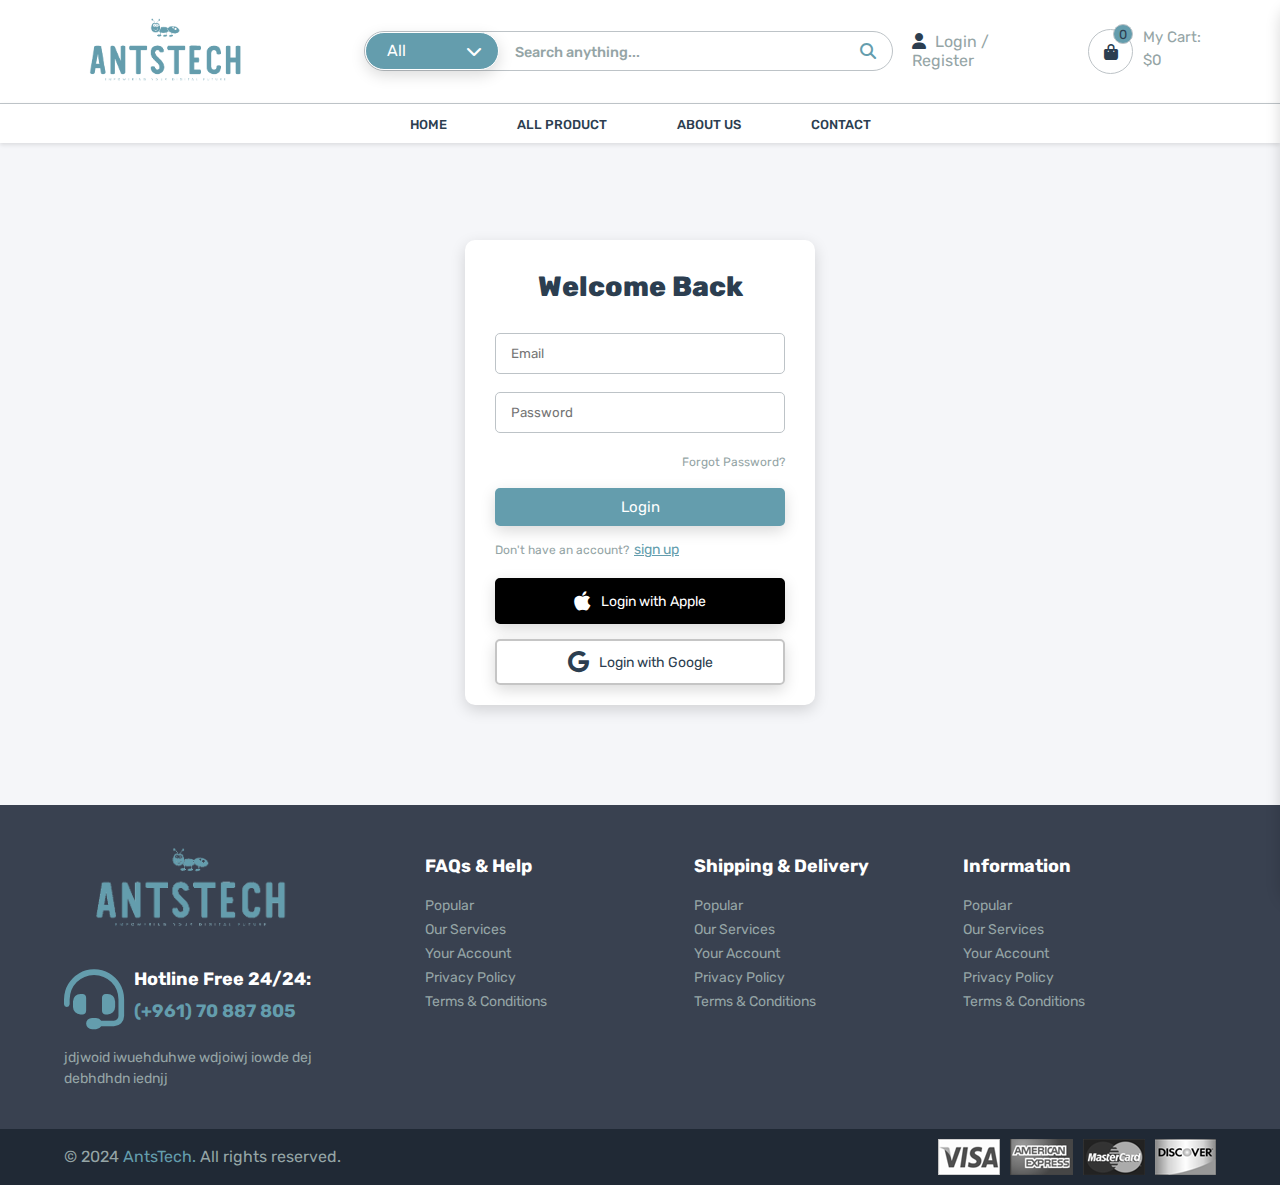
<file: login.html>
<!DOCTYPE html>
<html lang="en">

<head>
    <meta charset="UTF-8">
    <meta name="viewport" content="width=device-width, initial-scale=1.0">
    <title>AntsTech</title>

    <!-- File CSS-->
    <link rel="stylesheet" href="css/header.css">
    <link rel="stylesheet" href="css/cart.css">
    <link rel="stylesheet" href="css/main_page.css">
    <link rel="stylesheet" href="css/login_signup.css">
    <link rel="stylesheet" href="css/ItemsDetails.css">
    <link rel="stylesheet" href="css/checkout.css">
    <link rel="stylesheet" href="css/footer.css">

    <!-- Link Swiper's CSS -->
    <link rel="stylesheet" href="https://cdn.jsdelivr.net/npm/swiper@11/swiper-bundle.min.css" />

    <!-- Font Awsome-->
    <link rel="stylesheet" href="https://cdnjs.cloudflare.com/ajax/libs/font-awesome/6.5.2/css/all.min.css">
</head>

<body>

    <header>
        <!--Navbar-->
        <div class="container top-nav">

            <a href="index.html" class="logo"><img src="img/ANTS-LOGO.png" alt=""></a>

            <form action="" class="search">

                <!-- Dropdown start --> <!-- This should be dynamic  -->
                <div class="dropdown">
                    <div id="drop-text" class="dropdown-text">
                        <span id="span">All</span>
                        <i id="icon" class="fa-solid fa-chevron-down"></i>
                    </div>
                    <ul id="list" class="dropdown-list">
                        <li class="dropdown-list-item">All</li>
                        <li class="dropdown-list-item">Accessories</li>
                        <li class="dropdown-list-item">Apple Products</li>
                        <li class="dropdown-list-item">Laptops</li>
                        <li class="dropdown-list-item">Printers</li>
                    </ul>
                </div>
                <!-- Dropdown ends -->

                <!-- Search box input start -->
                <div class="search-box">
                    <input type="text" id="search-input" placeholder="Search anything..." />
                    <i class="fa-solid fa-magnifying-glass"></i>
                </div>
                <!-- Search box input ends -->
            </form>

            <!-- Login starts -->
            <div class="login_header">
                <a href="login.html"><i class="fa-solid fa-user"></i> Login / Register</a>
            </div>
            <!-- Login ends -->

            <div class="cart_header">

                <div onclick="open_cart()" class="icon_cart">
                    <i class="fa-solid fa-bag-shopping"></i>
                    <!--      here i need the item number to be dynamic  !!!!!**     -->
                    <span class="count_item">0</span>
                </div>

                <div class="total_price">
                    <p>My Cart:</p>
                    <!--      here i need the cart price to be dynamic  !!!!!**     -->
                    <p class="price_cart_head">$0</p>
                </div>

            </div>

        </div>

        <nav>
            <div class="links container">

                <ul id="responsivemenu">

                    <li><a href="index.html">Home</a></li>
                    <li><a href="all_products.html">All Product</a></li>
                    <li><a href="">About us</a></li>
                    <li><a href="">Contact</a></li>

                </ul>
            </div>
        </nav>


    </header>

    <div class="cart">
        <div class="top_cart">
            <h3>My Cart <span>(0 Item in Cart)</span></h3>
            <span onclick="close_cart()" class="close_cart"><i class="fa-regular fa-circle-xmark"></i></span>
        </div>

        <div class="items_in_cart">

            <div class="item_cart">
                <img src="img/product/product-1.jpg" alt="">
                <div class="content">
                    <h4>Iphone 6 new in box</h4>
                    <p class="price_cart">$140</p>
                </div>
                <button class="delete_item"><i class="fa-solid fa-trash"></i>
                </button>
            </div>

            <div class="item_cart">
                <img src="img/product/product-2.jpg" alt="">
                <div class="content">
                    <h4>Samsung Galaxy S4</h4>
                    <p class="price_cart">$140</p>
                </div>
                <button class="delete_item"><i class="fa-solid fa-trash"></i>
                </button>
            </div>


        </div>

        <div class="bottom_cart">
            <div class="total">
                <p>Cart Subtotal</p>
                <p class="price_cart_total">$0</p>
            </div>
            <div class="button_cart">
                <a href="checkout.html" class="btn_cart">Proceed to Checkout</a>
                <button onclick="close_cart()" class="btn_cart trans_bg">Continue Shopping</button>
            </div>
        </div>
    </div>

    <section class="signin sec_form">

        <div class="form_container">
            <p class="title">Welcome Back</p>

            <form action="" class="form">

                <input type="email" placeholder="Email">
                <input type="password" placeholder="Password">
                <p class="page-link">
                <a href="#" class="page-link-label">Forgot Password?</a>
                    </p>

                    <button class="form-btn">Login</button>

            </form>

            <p class="sign-up-label">
                Don't have an account? <a href="signup_page.html" class="sign-up-link">sign up</a>
            </p>

            <div class="buttons-container">
                <div class="apple-login-button">
                    <i class="fa-brands fa-apple"></i>
                    <span>Login with Apple</span>
                </div>

                <div class="google-login-button">
                    <i class="fa-brands fa-google"></i>
                    <span>Login with Google</span>
                </div>
            </div>
        </div>

    </section>





    <footer>

        <div class="container">
            <div class="big_row">
                <img src="img/ANTS-LOGO.png" alt="">
                <div class="hotline">
                    <i class="fa-solid fa-headset"></i>
                    <div class="text">
                        <h5>Hotline Free 24/24:</h5>
                        <h6>(+961) 70 887 805</h6>
                    </div>
                </div>
                <p>jdjwoid iwuehduhwe wdjoiwj iowde dej debhdhdn iednjj</p>
            </div>
            <div class="row">
                <h4>FAQs & Help</h4>

                <div class="links">
                    <a href="">Popular</a>
                    <a href="">Our Services</a>
                    <a href="">Your Account</a>
                    <a href="">Privacy Policy</a>
                    <a href="">Terms & Conditions</a>
                </div>
            </div>

            <div class="row">
                <h4>Shipping & Delivery</h4>

                <div class="links">
                    <a href="">Popular</a>
                    <a href="">Our Services</a>
                    <a href="">Your Account</a>
                    <a href="">Privacy Policy</a>
                    <a href="">Terms & Conditions</a>
                </div>
            </div>

            <div class="row">
                <h4>Information</h4>

                <div class="links">
                    <a href="">Popular</a>
                    <a href="">Our Services</a>
                    <a href="">Your Account</a>
                    <a href="">Privacy Policy</a>
                    <a href="">Terms & Conditions</a>
                </div>
            </div>

        </div>

        <div class="bottom_footer">
            <div class="container">
                <p>&copy; 2024 <span>AntsTech.</span> All rights reserved.</p>

                <div class="payment_img">
                    <img src="img/payment-1.png" alt="">
                    <img src="img/payment-2.png" alt="">
                    <img src="img/payment-3.png" alt="">
                    <img src="img/payment-4.png" alt="">
                </div>
            </div>
        </div>

    </footer>

    <!-- Swiper JS -->
    <script src="https://cdn.jsdelivr.net/npm/swiper@11/swiper-bundle.min.js"></script>
    <script src="js/cart.js"></script>
    <script src="js/ItemDetails.js"></script>
    <script src="js/checkout.js"></script>
    <script src="js/main_page.js"></script>

</body>

</html>
</file>
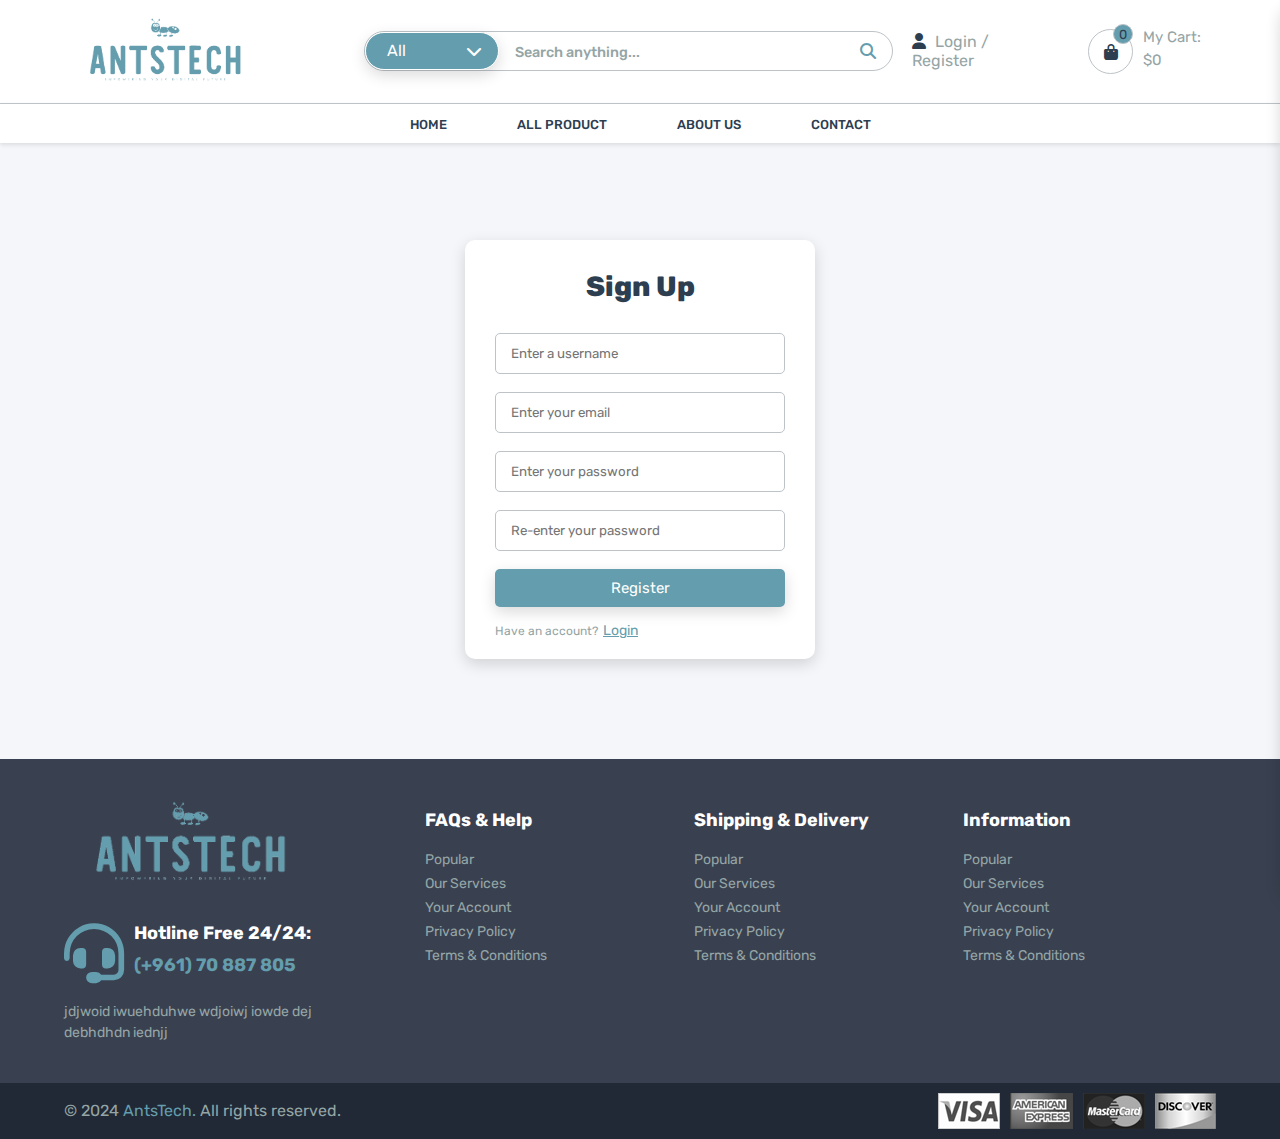
<file: signup_page.html>
<!DOCTYPE html>
<html lang="en">

<head>
    <meta charset="UTF-8">
    <meta name="viewport" content="width=device-width, initial-scale=1.0">
    <title>AntsTech</title>

    <!-- File CSS-->
    <link rel="stylesheet" href="css/header.css">
    <link rel="stylesheet" href="css/cart.css">
    <link rel="stylesheet" href="css/main_page.css">
    <link rel="stylesheet" href="css/login_signup.css">
    <link rel="stylesheet" href="css/ItemsDetails.css">
    <link rel="stylesheet" href="css/checkout.css">
    <link rel="stylesheet" href="css/footer.css">

    <!-- Link Swiper's CSS -->
    <link rel="stylesheet" href="https://cdn.jsdelivr.net/npm/swiper@11/swiper-bundle.min.css" />

    <!-- Font Awsome-->
    <link rel="stylesheet" href="https://cdnjs.cloudflare.com/ajax/libs/font-awesome/6.5.2/css/all.min.css">
</head>

<body>

    <header>
        <!--Navbar-->
        <div class="container top-nav">

            <a href="index.html" class="logo"><img src="img/ANTS-LOGO.png" alt=""></a>

            <form action="" class="search">

                <!-- Dropdown start --> <!-- This should be dynamic  -->
                <div class="dropdown">
                    <div id="drop-text" class="dropdown-text">
                        <span id="span">All</span>
                        <i id="icon" class="fa-solid fa-chevron-down"></i>
                    </div>
                    <ul id="list" class="dropdown-list">
                        <li class="dropdown-list-item">All</li>
                        <li class="dropdown-list-item">Accessories</li>
                        <li class="dropdown-list-item">Apple Products</li>
                        <li class="dropdown-list-item">Laptops</li>
                        <li class="dropdown-list-item">Printers</li>
                    </ul>
                </div>
                <!-- Dropdown ends -->

                <!-- Search box input start -->
                <div class="search-box">
                    <input type="text" id="search-input" placeholder="Search anything..." />
                    <i class="fa-solid fa-magnifying-glass"></i>
                </div>
                <!-- Search box input ends -->
            </form>

            <!-- Login starts -->
            <div class="login_header">
                <a href="login.html"><i class="fa-solid fa-user"></i> Login / Register</a>
            </div>
            <!-- Login ends -->

            <div class="cart_header">

                <div onclick="open_cart()" class="icon_cart">
                    <i class="fa-solid fa-bag-shopping"></i>
                    <!--      here i need the item number to be dynamic  !!!!!**     -->
                    <span class="count_item">0</span>
                </div>

                <div class="total_price">
                    <p>My Cart:</p>
                    <!--      here i need the cart price to be dynamic  !!!!!**     -->
                    <p class="price_cart_head">$0</p>
                </div>

            </div>

        </div>

        <nav>
            <div class="links container">

                <ul id="responsivemenu">

                    <li><a href="index.html">Home</a></li>
                    <li><a href="all_products.html">All Product</a></li>
                    <li><a href="">About us</a></li>
                    <li><a href="">Contact</a></li>

                </ul>
            </div>
        </nav>


    </header>
    
    <div class="cart">
        <div class="top_cart">
            <h3>My Cart <span>(0 Item in Cart)</span></h3>
            <span onclick="close_cart()" class="close_cart"><i class="fa-regular fa-circle-xmark"></i></span>
        </div>

        <div class="items_in_cart">

            <div class="item_cart">
                <img src="img/product/product-1.jpg" alt="">
                <div class="content">
                    <h4>Iphone 6 new in box</h4>
                    <p class="price_cart">$140</p>
                </div>
                <button class="delete_item"><i class="fa-solid fa-trash"></i>
                </button>
            </div>

            <div class="item_cart">
                <img src="img/product/product-2.jpg" alt="">
                <div class="content">
                    <h4>Samsung Galaxy S4</h4>
                    <p class="price_cart">$140</p>
                </div>
                <button class="delete_item"><i class="fa-solid fa-trash"></i>
                </button>
            </div>


        </div>

        <div class="bottom_cart">
            <div class="total">
                <p>Cart Subtotal</p>
                <p class="price_cart_total">$0</p>
            </div>
            <div class="button_cart">
                <a href="checkout.html" class="btn_cart">Proceed to Checkout</a>
                <button onclick="close_cart()" class="btn_cart trans_bg">Continue Shopping</button>
            </div>
        </div>
    </div>

    <section class="signin sec_form">

        <div class="form_container">
            <p class="title">Sign Up</p>

            <form action="" class="form">

                <input type="text" placeholder="Enter a username">
                <input type="email" placeholder="Enter your email">
                <input type="password" placeholder="Enter your password">
                <input type="password" placeholder="Re-enter your password">

                    <button class="form-btn">Register</button>

            </form>

            <p class="sign-up-label">
                Have an account? <a href="login.html" class="sign-up-link">Login</a>
            </p>

        </div>

    </section>





    <footer>

        <div class="container">
            <div class="big_row">
                <img src="img/ANTS-LOGO.png" alt="">
                <div class="hotline">
                    <i class="fa-solid fa-headset"></i>
                    <div class="text">
                        <h5>Hotline Free 24/24:</h5>
                        <h6>(+961) 70 887 805</h6>
                    </div>
                </div>
                <p>jdjwoid iwuehduhwe wdjoiwj iowde dej debhdhdn iednjj</p>
            </div>
            <div class="row">
                <h4>FAQs & Help</h4>

                <div class="links">
                    <a href="">Popular</a>
                    <a href="">Our Services</a>
                    <a href="">Your Account</a>
                    <a href="">Privacy Policy</a>
                    <a href="">Terms & Conditions</a>
                </div>
            </div>

            <div class="row">
                <h4>Shipping & Delivery</h4>

                <div class="links">
                    <a href="">Popular</a>
                    <a href="">Our Services</a>
                    <a href="">Your Account</a>
                    <a href="">Privacy Policy</a>
                    <a href="">Terms & Conditions</a>
                </div>
            </div>

            <div class="row">
                <h4>Information</h4>

                <div class="links">
                    <a href="">Popular</a>
                    <a href="">Our Services</a>
                    <a href="">Your Account</a>
                    <a href="">Privacy Policy</a>
                    <a href="">Terms & Conditions</a>
                </div>
            </div>

        </div>

        <div class="bottom_footer">
            <div class="container">
                <p>&copy; 2024 <span>AntsTech.</span> All rights reserved.</p>

                <div class="payment_img">
                    <img src="img/payment-1.png" alt="">
                    <img src="img/payment-2.png" alt="">
                    <img src="img/payment-3.png" alt="">
                    <img src="img/payment-4.png" alt="">
                </div>
            </div>
        </div>

    </footer>

    <!-- Swiper JS -->
    <script src="https://cdn.jsdelivr.net/npm/swiper@11/swiper-bundle.min.js"></script>
    <script src="js/cart.js"></script>
    <script src="js/ItemDetails.js"></script>
    <script src="js/checkout.js"></script>
    <script src="js/main_page.js"></script>

</body>

</html>
</file>
<file: css/header.css>
/* Fonts */
@import url('https://fonts.googleapis.com/css2?family=Rubik:wght@300;400;500;600;700;800&display=swap');

* {
    padding: 0;
    margin: 0;
    box-sizing: border-box;
    text-decoration: none;
    list-style: none;
    font-family: 'Rubik', sans-serif;
}

:root {
    --main-color: #649dad;
    --dark-color: #2c3e50;
    --parg-color: #95a5a6;
    --dark-red: #e74c3c;
    --border-color: #bdc3c7;
    --name-item: #3498db;
    --shadow: rgba(0, 0, 0, 0.15) 0px 5px 15px 0px;
}

body {
    background: #f5f6f9;
}

h1,
h2,
h3,
h4,
h5,
h6 {
    color: var(--dark-color);
}

p {
    color: var(--parg-color);
}

.container {
    width: 77%;
    margin: auto;
}

@media (max-width: 1500px) {
    .container {
        width: 90%;
    }
}

@media (max-width: 768px) {
    .container {
        width: 95%;
    }
}

@media (max-width: 480px) {
    .container {
        width: 100%;
        padding: 0 10px;
    }
}

/* HEADER */

header {
    position: fixed;
    top: 0;
    left: 0;
    right: 0;
    background: #fff;
    z-index: 1000;
    width: 100%;
}

header .top-nav {
    display: flex;
    justify-content: space-between;
    align-items: center;
    flex-wrap: nowrap;
}

/* Start LOGO */

header .top-nav .logo {
    flex: 0 1 auto; /* Allow the logo to take its natural size */
    text-align: center;
    padding-right: 100px;
}

header .top-nav .logo img {
    width: 200px;
}

/* End LOGO */

/* Start Search */

header .top-nav .search {
    display: flex;
    align-items: center;
    height: 40px;
    width: 700px;
    border-radius: 50px;
    border: 1px solid var(--border-color);
    z-index: 5;

}

.dropdown {
    position: relative;
    width: 180px;
    height: 100%;
    border-radius: 50px;
    background-color: var(--main-color);
    border: 1px solid #fff;
    box-shadow: var(--shadow);
    cursor: pointer;
}

.dropdown-text {
    display: flex;
    align-items: center;
    justify-content: space-between;
    font-size: 1rem;
    font-weight: 400;
    background-color: transparent;
    padding: 0.5rem 1rem 1.5rem 1.3rem;
    color: #fff;
    white-space: nowrap;
    overflow: hidden;
    text-overflow: ellipsis;
    flex-grow: 1;
}

.dropdown-list {
    display: block;
    position: absolute;
    top: 3rem;
    left: 0;
    width: 100%;
    border-radius: 15px;
    background-color: #fff;
    box-shadow: var(--shadow);
    z-index: 10;
    overflow: hidden;
    max-height: 0;
    transition: max-height 0.3s ease-in-out;
}

.dropdown-list-item {
    font-size: 0.9rem;
    font-weight: 500;
    border-radius: 15px;
    padding: 1rem 0 0.5rem 1rem;
    cursor: pointer;
    transition: background-color 0.2s ease, color 0.3s ease, margin-left 0.2s ease;
    white-space: normal;
    overflow: hidden;
    text-overflow: ellipsis;
}

.dropdown-list-item:hover {
    margin-left: 0.5rem;
    color: var(--main-color);
}

#list.show {
    max-height: 300px;
}

.search-box {
    display: flex;
    align-items: center;
    padding-right: 1rem;
    width: 100%;
    color: var(--main-color);
}

.search-box input {
    padding: 1rem;
    width: 100%;
    font-size: 1rem;
    font-weight: 500;
    color: var(--dark-color);
    border: 0;
    outline: 0;
    background: none;
}

.search-box i {
    font-size: 1rem;
    cursor: pointer;
}

.search-box input::placeholder {
    font-size: 0.90rem;
    color: var(--parg-color);
}

/* END of Search */

/* START LOGIN */

header .top-nav .login_header {
    display: flex;
    align-items: center;
    position: relative;
    padding: 0 19px;
    min-width: 180px;
}

header .top-nav .login_header a {
    color: var(--parg-color);
    font-size: 16px;
}

header .top-nav .login_header i {
    padding-right: 5px;
    color: var(--dark-color);
}

header .top-nav .login_header a:hover {
    color: var(--main-color);
}
/* End LOGIN */


/* Start of  CART */

header .top-nav .cart_header {
    display: flex;
    gap: 10px;
    align-items: center;
    position: relative;
    padding: 0 15px;
}

header .top-nav .cart_header i {
    color: var(--dark-color);
    font-size: 16px;
    border: 1px solid var(--border-color);
    width: 45px;
    height: 45px;
    text-align: center;
    line-height: 45px;
    border-radius: 50%;
    cursor: pointer;
}

header .top-nav .cart_header i:hover {
    background-color: var(--main-color);
    color: #fff;
}

header .top-nav .cart_header .icon_cart {
    position: relative;
}

header .top-nav .cart_header .count_item {
    position: absolute;
    background: var(--main-color);
    width: 20px;
    height: 20px;
    border-radius: 50%;
    text-align: center;
    line-height: 20px;
    font-size: 13px;
    top: -5px;
    right: 0px;
    color: var(--dark-color);
    border: 1px solid var(--border-color);
}

header .top-nav .cart_header .total_price p {
    margin-bottom: 5px;
    font-size: 15px;
    min-width: 58px;
}

/* End of Cart */

/* Start of Nav for LINKS */

header nav {
    border-top: 1px solid var(--border-color);
    box-shadow: 0 2px 4px rgba(0, 0, 0, 0.1); /* Slight shadow */
}

header .links {
    display: flex;
    justify-content: center;
    align-items: center;
}

header .links ul {
    display: flex;
    gap: 70px;
}

header .links ul li a {
    color: var(--dark-color);
    text-transform: uppercase;
    font-weight: 500;
    font-size: 13px;
}

header .links ul li {
    position: relative;
    padding: 10px 0;
}

header .links ul li::after {
    content: '';
    position: absolute;
    bottom: 0;
    left: 0;
    width: 0%;
    height: 2px;
    background: var(--main-color);
    transition: all 0.3s ease-in-out;
}

header .links ul li.active::after,
header .links ul li:hover::after {
    width: 100%;
}

/* Hamburger Menu */
.hamburger {
    display: none;
    flex-direction: column;
    justify-content: space-around;
    width: 30px;
    height: 30px;
    cursor: pointer;
}


.hamburger div {
    width: 100%;
    height: 2px;
    background: var(--dark-color);
}

/* Responsive */

header .top-nav .btn_open_menu {
    display: none;
}

@media (max-width: 1200px) {
    header .top-nav {
        display: flex;
        justify-content: space-between;
        align-items: center;
    }

    header .top-nav .logo {
        text-align: center;
        padding-right: 20px;
    }

    header .top-nav .search {
        width: 100%;
        min-width: 500px; /* Increased maximum width */
        display: flex;
        justify-content: center;
    }

    header .top-nav .login_header {
        display: none;
    }

    header .top-nav .cart_header {
        display: flex;
        align-items: center;
        padding-left: 20px;
    }
}

@media (max-width: 992px) {

    header .top-nav {
        display: flex;
        justify-content: space-between;
        align-items: center;
    }

    header .top-nav .logo {
        order: 2;
        text-align: center;
        padding-right: 20px;
    }

    header .top-nav .search {
        order: 4;
        width: 100%;
        min-width: 500px; /* Increased maximum width */
        display: flex;
        justify-content: center;
    }

    header .top-nav .cart_header {
        order: 3;
        display: flex;
        align-items: center;
        padding-left: 40px;
    }

    header nav .container{
        display: none;
    }

    header .links{
        padding: 20px 0;;
    }

    header .links ul{
        position: fixed;
        top: 0;
        left: 0;
        bottom: 0;
        background: #fff;
        flex-direction: column;
        gap: 20px;
        width: 220px;
        border-right: 1px solid var(--border-color);
        text-align: center;
        transition: 0.3s ease-in-out;
    }

    header .links ul.active{
        left: 0;
    }

    header .top-nav .btn_open_menu{
        display: block;
        font-size: 25px;
    }

}
</file>
<file: css/cart.css>
@import url('header.css');


.cart {
    display: flex;
    flex-direction: column;
    justify-content: space-between;
    width: 350px;
    position: fixed;
    top: 0;
    right: -350px;
    bottom: 0;
    background: #fff;
    padding: 30px;
    border-top-left-radius: 20px;
    border-bottom-left-radius: 20px;
    box-shadow: var(--shadow);
    z-index: 1100;
    transition: 0.3s ease;
}

.cart.active{
    right: 0px;
}

.cart .top_cart {
    display: flex;
    align-items: center;
    justify-content: space-between;
}

.cart .top_cart .close_cart i {
    font-size: 20px;
    cursor: pointer;

}

.cart .top_cart .close_cart i:hover{
    color: var(--border-color);
    }

.cart .top_cart h3 {
    font-size: 18px;
}

.cart .top_cart h3 span {
    font-size: 14px;
    color: var(--parg-color);
    font-weight: normal;
}

.cart .items_in_cart {
    padding: 20px 0;
    border-block: 1px solid var(--border-color);
    margin-block: 20px;
    height: 100%;
}

.cart .item_cart{
    display: flex;
    gap: 20px;
    align-items: center;
    justify-content: center;
    margin-bottom: 25px;
}

.cart .item_cart:last-child{
margin-bottom: 0;
}

.cart .item_cart h4{
    margin-bottom: 10px;
    font-weight: 500;
    font-size: 13px;
}

.cart .item_cart .delete_item{
    outline: none;
    border: none;
}

.cart .item_cart .delete_item i{
    font-size: 16px;
    cursor: pointer;
    transition: 0.3;
}

.cart .item_cart .delete_item i:hover{
color: var(--dark-red);
transform: scale(1.2);
}

.cart .item_cart img{
    width: 100px;
}

.cart .bottom_cart .total {
    display: flex;
    justify-content: space-between;
    margin-bottom: 20px;
}

.cart .bottom_cart .total .price_cart_total {
    color: var(--main-color);
}

.cart .button_cart {
    display: flex;
    flex-direction: column;
    gap: 10px;
}

.cart .button_cart .btn_cart{
    border: 2px solid var(--main-color);
    border-radius: 30px;
    color: var(--dark-color);
    padding: 15px 0;
    text-align: center;
    font-size: 13px;
    text-transform: uppercase;
    cursor: pointer;
   
    transition: 0.3 ease;
}

.cart .button_cart .btn_cart:hover{
    background: var(--main-color);
    color: #fff;
}

.cart .button_cart .trans_bg{
    background: transparent;
    color: var(--dark-color);
}

.cart .button_cart .trans_bg:hover{
    background: var(--main-color);
    color: #fff;
}
</file>
<file: css/main_page.css>
@import url('header.css');
@import url('cart.css');

/* Start the right Side Bar Slider */

.slider{
    margin-top: 180px;
}

.slider .container {
    display: flex;
    justify-content: space-between;
    flex-wrap: wrap;
}

.slider .container .side_bar {
    display: flex;
    flex-direction: column;
    justify-content: space-between;
    /* Distribute space evenly */
    width: 300px;
    background: #fff;
    border-radius: 10px;
}

.slider .container .side_bar h2 {
    display: flex;
    padding: 15px 10px;
    gap: 10px;
    align-items: center;
    font-size: 15px;
    margin: 0;
}

.slider .container .side_bar a {
    padding: 15px;
    font-size: 13px;
    font-weight: 500;
    color: var(--dark-color);
    border-top: 1px solid var(--border-color);
    transition: 0.3s ease-in-out;
    text-align: left;
}

.slider .container .side_bar a:hover {
    color: var(--main-color);
}

/* Start of Swiper */

.slider .container .slide-swp {
    width: calc(100% - 350px);
    overflow: hidden;
    position: relative;
    border-radius: 10px;
}

.slider .container .slide-swp img {
    width: 100%;
    height: 100%;
    object-fit: cover;
    object-position: left top;
}

.slider .container .slide-swp .swiper-pagination span {
    background: #fff;
    opacity: 1;
}

.swiper-pagination-bullet-active {
    background: #fff !important;
    width: 35px !important;
    height: 7px !important;
    border-radius: 30px !important;
}

/* End of Swiper */

/* Start Features */

.features {
    margin: 50px 0;
}

.features .container {
    display: flex;
    background-color: #fff;
    padding: 15px 20px;
    border-radius: 10px;
    justify-content: space-between;
    flex-wrap: wrap;
}

.features .container .feature_item {
    width: 18%;
    min-width: 220px;
    display: flex;
    align-items: center;
    gap: 15px;
}

.features .container .feature_item img {
    width: 50px;
}

.features .container .feature_item h4 {
    margin-bottom: 8px;
    font-size: 15px;
}

.features .container .feature_item p {
    font-size: 12px;
}

/* Start Features */

/* Start Banners */

.banner {
    margin: 50px 0;
}

.banner .container {
    display: flex;
    justify-content: space-between;
}

.banner .container .banner_img {
    width: 32%;
    position: relative;
}

.banner .container .banner_img img {
    width: 100%;
}

.banner .glass_hover {
    position: absolute;
    height: 100%;
    width: 100%;
    top: 0;
    left: 0;
}

.banner .glass_hover::after {
    position: absolute;
    height: 100%;
    width: 100%;
    top: 0;
    left: 0;
    content: '';
    background: linear-gradient(50deg, transparent 50%,
            rgba(255, 255, 255, 0.1)60%, rgba(255, 255, 255, 0.5)70%, transparent 71%);
    background-size: 200% 100%;
    background-position: 200% 0;
    transition: 0.8s;
}

.banner .banner_img:hover .glass_hover::after {
    background-position: -20% 0;
}

.banner .banner_img a {
    position: absolute;
    top: 0;
    left: 0;
    width: 100%;
    height: 100%;
}

/* End Banner */



/* Start Sale Slide */

.slide {
    margin-bottom: 100px;
}

.top_slide {
    position: relative;
    margin-bottom: 20px;
    padding: 20px 0;
    border-bottom: 1px solid var(--border-color);
}

.top_slide::after {
    position: absolute;
    content: '';
    bottom: -1px;
    left: 0;
    width: 90px;
    height: 2px;
    background-color: var(--main-color);
}

.top_slide h2 {
    text-transform: capitalize;
}

.top_slide h2 span {
    font-weight: normal;
}


                /* The Start in Sale Slide There is a Swiper */
.slide .container{
    position: relative;
    z-index: 10;
}
.slide .container .mySwiper{
    overflow: hidden;
    padding: 10px;
}

.slide .container .mySwiper .btn_Swip{
    position: absolute;
    top: 45px;
    right: 0;
    color: var(--dark-color);
    font-weight: bold;
    padding: 0 25px;
}

.slide .container .mySwiper .btn_Swip::after{
    font-size: 25px;
}

.slide .container .mySwiper .btn_Swip.swiper-button-prev{
    left: calc(100% - 90px);
}

.slide .container .mySwiper .btn_Swip:hover{
    color: var(--main-color);
    transition: 0.3s ease-in-out;
}

                /* The End in Sale Slide There is a Swiper */
               /*  End Sale Slide  */



/* Start Product Card Style */
.product {
    position: relative;
    background: #fff;
    padding: 15px 15px;
    text-align: center;
    overflow: hidden;
    box-shadow: var(--shadow);
    border: 1px solid var(--shadow);
    border-radius: 5px;
    width: 25%;
    z-index: 10;
    flex-direction: column; /* Make it a flex container to easily align children */
}

.product .sales_discount {
    position: absolute;
    top: 20px;
    right: 20px;
    z-index: 2;
    background-color: var(--dark-red);
    color: #fff;
    padding: 4px 12px;
    font-size: 14px;
    border-radius: 5px;
}

.img_product {
    position: relative;
    flex-grow: 1; /* Allow the image container to grow and fill available space */
    display: flex;
    justify-content: center;
    align-items: center;
}

.img_product img:first-child {
    width: 100%;
    transition: opacity 0.7s step-start;
}

.img_product .img_hover {
    position: absolute;
    top: 0;
    left: 0;
    width: 100%;
    height: 100%;
    opacity: 0;
    transform: scale(0.1);
    transition: opacity 0.7s step-start, transform 0.7s step-start;
}

.img_product:hover img:first-child {
    opacity: 0;
}

.img_product:hover .img_hover {
    opacity: 1;
    transform: scale(1);
}

.product .name_product {
    position: relative;
    font-size: 16px;
    font-weight: normal;
    display: flex;
    justify-content: center; /* Center horizontally */
    align-items: center; /* Center vertically */
    text-align: center; /* Ensure text within the flex container is centered */
    padding: 15px 0; /* Optional: add padding for spacing */
    width: 100%;
}

.product .name_product a {
    position: absolute;
    color: var(--dark-color);
}

.product .name_product a:hover {
    color: var(--main-color);
}

/* Style for the price row to accommodate the cart icon */
.price-row {
    display: flex;
    align-items: center;
    margin-top: 10px;
    width: 100%;
    justify-content: space-between; /* Space between price and icon */
    text-align: left;
}

/* Style for the cart icon */
.icons {
    display: flex;
    align-items: center;
}

.icons i {
    font-size: 17px; /* Adjust the size as needed */
    color: var(--dark-color); /* Use the same color as other icons */
    padding-left: 20px;
    cursor: pointer;
}

/* Tooltip container */
.tooltip {
    position: absolute;
    background: var(--dark-color);
    color: #fff;
    text-align: center;
    border-radius: 5px;
    padding: 5px 10px;
    z-index: 25;
    opacity: 0;
    transition: opacity 0.3s, transform 0.3s;
    font-size: 12px;
    pointer-events: none;
    white-space: nowrap;
    transform: translateY(-10px);
}

/* Tooltip arrow */
.tooltip::after {
    content: '';
    position: absolute;
    bottom: -5px;
    left: 50%;
    transform: translateX(-50%);
    border-width: 5px;
    border-style: solid;
    border-color: var(--dark-color) transparent transparent transparent;
}

.tooltip.show {
    opacity: 1;
    transform: translateY(0);
}

.price p {
    color: var(--dark-color);
    font-weight: bold;
    margin: 0; /* Remove default margin to prevent misalignment */
}

.product .price span {
    color: var(--dark-red);
}

.price .old_price {
    color: var(--parg-color);
    text-decoration: line-through;
    font-size: 13px;
    font-weight: normal;
}

/* Hide heart icon initially */
.icons .fa-heart {
    visibility: hidden;
}

/* Show heart icon on hover */
.product:hover .icons .fa-heart {
    visibility: visible;
}

/* Specs list */
.product .product_details {
    max-height: 0;
    overflow: hidden;
    transition: max-height 0.3s ease-out;
}

.product:hover .product_details {
    max-height: 500px; /* Adjust as needed to ensure the entire details section is visible */
}


.product .product_specs {
    list-style: none;
    padding: 0;
    margin: 0;
    text-align: left;
}

.product .product_specs li {
    display: flex;
    justify-content: space-between;
    padding: 10px 0;
    font-size: 14px;
    border-top: 1px solid #eee;
}

.product .product_specs li:first-child {
    border-top: none;
}

.product .product_specs strong {
    color: var(--dark-color);
}

.product .product_specs span {
    text-align: right;
    flex-grow: 1;
    /* Ensure span takes available space */
    display: block;
    /* Ensure block layout for text alignment */
}

.product .more_details {
    display: none;
    /* Hidden by default */
    text-align: left;
}

.product .more_details ul {
    list-style: none;
    padding: 0;
    margin: 0;
    text-align: left;
    border-top: 1px solid #eee;
}

.product .more_details li {
    display: flex;
    justify-content: space-between;
    padding: 10px 0;
    font-size: 14px;
    border-top: 1px solid #eee;
}

.product .more_details li:first-child {
    border-top: none;
}

.product .more_details strong {
    color: var(--dark-color);
}

.product .more_details span {
    text-align: right;
    flex-grow: 1;
    display: block;
}

.expand-button {
    text-align: center;
    cursor: pointer;
    color: var(--dark-color);
    font-size: 20px;
    font-weight: bold;
    position: absolute;
    left: 0;
    /* Position at the left edge of the card */
    width: 100%;
    /* Take the full width of the card */
    bottom: 0;
    background: linear-gradient(to top, rgba(217, 217, 217, 0.8), rgba(217, 217, 217, 0));
    /* Gradient background */
    padding: 10px;
    transition: background 0.3s;
    display: flex;
    justify-content: center;
    /* Center the content horizontally */
    align-items: center;
    /* Center the content vertically */
    box-shadow: 0 2px 5px rgba(0, 0, 0, 0.1);
    /* Light shadow */
    opacity: 0;
    /* Initially hidden */
    transition: opacity 0.3s;
    /* Smooth transition for the appearance */
}

.product .product_specs:hover + .expand-button,
.expand-button:hover {
    opacity: 1; /* Show the button on hovering */
}

.expand-button.hide-active {
    font-size: 16px; /* Modify this value to your desired font size */
    font-weight: normal;
}

/* End of Product Card */



/* Start of Banner_2 */

.banner_2.banner .container .banner_img {

    width: 49%;
    position: relative;

}

/* End of Banner_2 */



/* Start of slide slide_1 */

.slide_1 {
    margin-bottom: 20px; /* Reduce the margin-bottom to bring sections closer */
    position: relative;
    z-index: 20;
}

.slide_1 .product_swip {
    width: calc(100% - 300px);
}

.slide_1 .slide_with_img {
    display: flex;
    align-items: flex-start;
}

.slide_1 .categ_img {
    padding: 10px 5px;
    width: 280px;
}

.slide_1 .categ_img img {
    width: 100%;
    height: 100%; /* If you want it to match the height of the cards just put 100% */
    object-fit: cover;
    border-radius: 5px;
}

/* End of slide slide_1 */



/* Start of slide slide_2 */

.slide_2{
    margin-bottom: 20px;
}

.slide_2 .product_swip2 {
    width: calc(100% - 300px);
}

.slide_2 .slide_with_img {
    display: flex;
    align-items: flex-start;
}

.slide_2 .categ_img {
    padding: 10px 5px;
    width: 280px;
}

.slide_2 .categ_img img {
    width: 100%;
    height: 100%; /* If you want it to match the height of the cards just put 100% */
    object-fit: cover;
    border-radius: 5px;
}

/* End of slide slide_2 */

.product{
    width: 100%;
    position: absolute;
}

.products .swiper-slide,
.listed_products .swiper-slide{
    width: 20%;
    height: 300px !important;
    position: relative;
}

.slide .container .mySwiper {
    overflow: inherit !important;
    overflow-x: clip !important;
}
</file>
<file: css/ItemsDetails.css>
@import url('header.css');
@import url('cart.css');
@import url('main_page.css');
@import url('footer.css');

.item_detail{
    background: #fff;
    padding: 100px 0;
    margin-top: 100px;
}

.item_detail .container{
    display: flex;
    justify-content: space-between;
    align-items: top;
}

.item_detail .img_item{
    width: 50%;
}

.item_detail .img_item .big_img img{
    width: 100%;
}

.item_detail .img_item .sub_img{
    display: flex ;
    justify-content: space-between;
    cursor: pointer;
}

.item_detail .img_item .sub_img img{
    width: 24%;
}

.sub_img img {
    transition: filter 0.3s ease-in-out, border 0.3s ease-in-out; /* Smooth transition for filter and border changes */
    border: 1px solid transparent; /* Initial transparent border to avoid layout shift */
    cursor: pointer; /* Change cursor to pointer on hover for better UX */
}

.sub_img img:hover {
    border-color: var(--border-color); /* Changes the border color on hover */
}

.sub_img img.active {
    border: 1px solid var(--border-color); /* Active image border */
}

.item_detail .details_of_item{
    width: 60%;
    padding: 0 30px;
}

.item_detail .details_of_item h1{
    margin-bottom: 20px;
}

.item_detail .details_of_item .price{
    justify-content: left;
    margin: 20px 0;
    gap: 20px;
}

.item_detail .details_of_item .price p{
    font-size: 22px;
}

.item_detail .details_of_item .price span{
    color: var(--dark-red);
}

.item_detail .details_of_item .text_p{
    line-height: 1.5;
} 

.item_detail .details_of_item .product_specs {
    font-size: 14px;
    line-height: 1.5;
    color: #333;
    width: 100%;
    padding-top: 40px;
}

.item_detail .details_of_item .product_specs strong{
    font-weight: 500;
}

.item_detail .details_of_item .product_specs li {
    display: flex;
    justify-content: space-between;
    border-bottom: 1px solid var(--border-color);
    padding: 15px 0;
}

.item_detail .details_of_item .product_specs li:last-child {
    border-bottom: none;
}

.item_detail .details_of_item .product_specs strong {
    color: var(--dark-color);
    text-transform: uppercase;
}

.item_detail .details_of_item .product_specs span {
    color: #0071c5;
}

.item_detail .details_of_item .quantity-wrapper{
    position: relative;
    padding-top: 25px;
}

.item_detail .details_of_item .quantity-wrapper .quantity-controls {
    position: absolute;
    display: inline-flex;
    align-items: center;
    gap: 10px; /* Add gap between buttons and input field */
    
    border: 1px solid var(--border-color);
}

input[type="number"]{
    
    text-align: center;
    
    font-size: 14px;
    border: none;
    background-color: #ffffff;
    color: #202030;
}
input::-webkit-outer-spin-button,
input::-webkit-inner-spin-button{
    -webkit-appearance: none;
    margin: 0;
}
.item_detail .details_of_item .quantity-wrapper .quantity-controls button{
    color: var(--dark-color);
    background-color: #ffffff;
    border: none;
    font-size: 16px;
    font-weight: 500;
    cursor: pointer;
    width: 100%;
}
#decrement{
    padding: 10px 15px 10px 15px;
    border-right: 1px solid var(--border-color);
    background: none;
    margin-right: -5px;
    transition: 0.3s;
}
#increment{
    padding: 10px 15px 10px 15px;
    border-left: 1px solid var(--border-color);
    background: none;
    margin-left: -5px;
    transition: 0.3s;
}

.item_detail .details_of_item .quantity-wrapper .quantity-controls #decrement:hover,
.item_detail .details_of_item .quantity-wrapper .quantity-controls #increment:hover {
    background-color: var(--main-color);
}

.item_detail .details_of_item .quantity-wrapper .add-to-cart-btn{
    display: flex;
    align-items: center;
    align-content: center;
    border: none;
    outline: none;
    background: var(--main-color);
    color: var(--dark-color);
    font-weight: bold;
    padding: 13px 25px;
    border-radius: 45px;
    font-size: 13px;
    cursor: pointer;
    text-transform: uppercase;
    transition: 0.3s;
    margin-left: 150px; /* Add margin to separate from quantity controls */
}

.item_detail .details_of_item .action_buttons {
    display: flex;
    margin: 15px 0;
}
.item_detail .details_of_item .action_buttons i{
    cursor: pointer;
}

.item_detail .details_of_item .action_buttons a {
    font-size: 14px;
    font-weight: 500;
    color: var(--dark-color);
    display: flex;
    align-items: center;
    padding-left: 5px;
}

.item_detail .details_of_item .action_buttons:hover i,
.item_detail .details_of_item .action_buttons:hover a {
    color: var(--parg-color);
}

.item_detail .details_of_item hr {
    border: none;
    border-top: 1px solid var(--border-color);
    
}

.item_detail .details_of_item .product_info {
    display: flex;
    align-items: center;
    gap: 10px; /* Space between text and icons */
    margin-bottom: 10px; /* Space between product info and share section */
}

.item_detail .details_of_item .product_info p {
    display: flex;
    align-items: center;
    gap: 4px; /* Space between text and icons */
    margin: 5px 0;
    font-size: 14px;
    color: var(--dark-color);
}
</file>
<file: css/footer.css>
@import url('header.css');
@import url('cart.css');
@import url('main_page.css');


/* Start of Newsletter 

.newsletter {
    background: #fff;
}

.newsletter .container {
    display: flex;
    justify-content: space-between;
    align-items: center;
    padding: 10px 0;
}

.newsletter .text {
    width: 50%;
    display: flex;
    align-items: center;
    gap: 20px;
}

.newsletter .text img{
    width: 70px;
}

.newsletter .text h4{
    font-size: 20px;
    font-weight: 500;
}

.newsletter .text p{
    margin: 12px 0;
}

.newsletter .text h6{
    font-size: 20px;
    font-weight: normal;
}

.newsletter .newsletter_form{
    width: 30%;
    display: flex;
    border-radius: 25px;
    overflow: hidden;
    box-shadow: 0px 4px 15px rgba(0, 0, 0, 0.1);
    align-items: center;
    padding-right: 6px;
}

.newsletter .newsletter_form input{
   flex: auto;
    padding: 15px;
    outline: none;
    border: none;
    border-radius: 25px 0 0 25px;
    font-size: 16px;
}

.newsletter .newsletter_form button{
    background: var(--main-color);
    outline: none;
    border: none;
    width: 120px;
    height: 35px;
    cursor: pointer;
    font-size: 18px;
    color: #fff;
    border-radius: 25px;
    transition: background 0.3s;
}

.newsletter .newsletter_form button:hover {
    background: var(--dark-color);
}

End of Newsletter */

/* Start of footer */


footer{
    background: #394150;
}

footer .container{
    display: flex;
    justify-content: space-between;
    padding: 40px 0;
}

footer .container .big_row{
    width: 30%;
}

footer .container .big_row img{
    width: 250px;
    margin-top: -20px;
}


footer .container .big_row p{
    width: 90%;
    color: var(--parg-color);
    font-size: 14px;
    line-height: 1.5;
}

footer .container .big_row .hotline{
    display: flex;
    align-items: center;
    margin: 15px 0;
    gap: 10px;
}

footer .container .big_row .hotline i{
    font-size: 60px;
    color: var(--main-color);
}

footer .container .big_row .hotline h5{
    color: #fff;
    font-size: 18px;
    margin-bottom: 10px;
}

footer .container .big_row .hotline h6{
    color: var(--main-color);
    font-size: 18px;
    margin-bottom: 10px;
}

footer .container .row{
    width: 22%;
    margin-top: 10px;
}

footer .container .row h4{
    color:#fff ;
    font-size: 18px;
    margin-bottom: 20px;
}

footer .container .row .links{
    display: flex;
    flex-direction: column;
    gap: 7px;
}

footer .container .row .links a{
    color: var(--parg-color);
    font-size: 14px;
    position: relative;
    left: 0;
    transition: 0.3s ease-in-out ;
}

footer .container .row .links a:hover{
    left: 8px;
    color: var(--main-color);

}

footer .bottom_footer{
    background-color: #202935;
}

footer .bottom_footer .container{
    padding: 10px 0;
    align-items: center;
}

footer .bottom_footer .container span{
    color: var(--main-color);
}

footer .bottom_footer .payment_img{
    display: flex;
    gap: 10px;
}

footer .bottom_footer .payment_img img{
    filter: grayscale(100%);
    cursor: pointer;
    transition: 0.3s;
}

footer .bottom_footer .payment_img img:hover{
    filter: grayscale(0%);
}


/* End of footer */
</file>
<file: css/all_products.css>
@import url('header.css');
@import url('cart.css');
@import url('main_page.css');
@import url('footer.css');
@import url('ItemsDetails.css');

/* Start of the Title Top Page */

.all_products {
    background: #fff;
}

.top_page_title {
    text-align: center;
    padding: 180px 0;
    background: #fff;
}

.top_page_title h1 {
    font-size: 30px;
    color: var(--main-color);
    margin-bottom: 25px;
}

.top_page_title p {
    font-size: 13px;
    width: 60%;
    margin: auto;
    color: var(--parg-color);
}

.all_products .container {
    display: flex;
    justify-content: space-between;
    align-items: flex-start;
    margin-top: -120px;
    margin-bottom: 30px;
}

/* Start of the right Filter */

.all_products .filter {
    background: #fff;
    width: 280px;
    text-transform: capitalize;
    padding: 20px 25px;
    border: 1px solid var(--border-color);
    border-radius: 5px;
}

.all_products .filter input {
    cursor: pointer;
}

.all_products .filter input:checked {
    accent-color: var(--main-color);
}

.all_products .filter h4 {
    margin-bottom: 10px;
    margin-top: 25px;
    padding-bottom: 10px;
    border-bottom: 1px solid var(--border-color);
}

.all_products .filter span {
    font-size: 14px;
}

.all_products .filter .filter_item .item {
    display: flex;
    justify-content: space-between;
    align-items: center;
    margin-top: 10px;
}

.all_products .filter .filter_item .item .color {
    width: 20px;
    height: 20px;
    border-radius: 5px;
}

/* START OF PRICE RANGE SLIDER IN THE FILTER */

.double-slider-box {
    border-radius: 10px;
}

h3.range-title {
    font-size: 16px;
    margin-bottom: 10px;
    padding-bottom: 10px;
    border-bottom: 1px solid var(--border-color);
    margin-top: 25px;
}

.range-slider {
    position: relative;
    width: 100%;
    height: 3px;
    margin: 40px 0 20px 0;
    background-color: var(--parg-color);
    border-radius: 20px;
}

.slider-track {
    height: 100%;
    position: absolute;
    background-color: #fe696a;
}

.range-slider input {
    position: absolute;
    width: 100%;
    background: none;
    pointer-events: none;
    top: 50%;
    transform: translateY(-50%);
    appearance: none;
}

input[type="range"]::-webkit-slider-thumb {
    height: 15px;
    width: 15px;
    border-radius: 50%;
    border: 3px solid #FFF;
    background: #FFF;
    pointer-events: auto;
    appearance: none;
    cursor: pointer;
    box-shadow: 0 .125rem .5625rem -0.125rem rgba(0, 0, 0, .25);
}

input[type="range"]::-moz-range-thumb {
    height: 15px;
    width: 15px;
    border-radius: 50%;
    border: 3px solid #FFF;
    background: #FFF;
    pointer-events: auto;
    -moz-appearance: none;
    cursor: pointer;
    box-shadow: 0 .125rem .5625rem -0.125rem rgba(0, 0, 0, .25);
}

.all_products .filter .double-slider-box .range-slider .tooltip1 {
    padding: 4px 8px;
    border: 0;
    background: var(--dark-color);
    color: #fff;
    font-size: 12px;
    line-height: 1.2;
    border-radius: .25rem;
    bottom: 120%;
    display: block;
    position: absolute;
    text-align: center;
    white-space: nowrap;
}

.min-tooltip1 {
    left: 50%;
    transform: translateX(-30%) translateY(-50%);
    z-index: 25;
}

.max-tooltip1 {
    right: 50%;
    transform: translateX(30%) translateY(-50%);
    z-index: 25;
}

.input-box {
    display: flex;
}

.min-box,
.max-box {
    width: 50%;
}

.min-box {
    padding-right: .5rem;
    margin-right: .5rem;
}

.input-wrap {
    position: relative;
    display: flex;
    flex-wrap: wrap;
    align-items: stretch;
    width: 100%;
}

.input-addon {
    display: flex;
    align-items: center;
    padding: 5px 10px;
    font-size: 0.9375rem;
    font-weight: 400;
    line-height: 1.5;
    color: var(--dark-color);
    text-align: center;
    white-space: nowrap;
    background-color: #fff;
    border: 1px solid var(--border-color);
    border-radius: .25rem;
    border-top-right-radius: 0;
    border-bottom-right-radius: 0;
}

.input-field {
    margin-left: -1px;
    padding: 5px 10px;
    font-size: 0.8125rem;
    border-radius: .25rem;
    position: relative;
    flex: 1 1 auto;
    width: 1%;
    min-width: 0;
    color: var(--dark-color);
    background-color: #fff;
    background-clip: padding-box;
    border: 1px solid var(--border-color);
    border-top-left-radius: 0;
    border-bottom-left-radius: 0;
}

.input-field:focus {
    outline: none;
}

/* END OF PRICE RANGE SLIDER IN THE FILTER */

/* END OF THE RIGHT FILTER */



.all_products .listed_products {
    width: calc(100% - 300px);
    display: flex;
    flex-wrap: wrap;
    flex-direction: row;
    /* gap:2.5%; if i want to make space between them*/
}

.all_products .listed_products .product {
    position: relative;
    background: #fff;
    padding: 15px 10px;
    text-align: center;
    overflow: hidden;
    box-shadow: none;
    border: none;
    border-radius: 0;
    width: 20%;
    flex-direction: none;
    transition: 0.3s ease;
}

.all_products .listed_products .product:hover {
    scale: 1.1;
    border: 1px solid var(--border-color);
    border-radius: 3px;
}

.all_products .listed_products .product .name_product {
    font-size: 14px;
}

.all_products .listed_products .product .product_specs li {
    font-size: 13px;
}

.all_products .listed_products .product .sales_discount {
    font-size: 12px;
}

.price p {
    font-size: 13px;
}

/* Start END PAGE PAGINATION */

.pagination {
    padding: 10px 20px;
    background: none;
    display: flex;
    justify-content: center;
    align-items: center;
    width: max-content;
    margin: auto;
    padding-bottom: 20px;
}

.pagination .btn_page {
    font-size: 18px;
    padding: 0 10px;
    cursor: pointer;
    transition: 0.3s ease-in-out;
    display: flex;
    align-items: center;
}

.pagination .btn_page:hover {
    color: var(--main-color);
}

.pagination .num_page {
    border: 1px solid transparent;
    width: 100%;
    padding: 0 10px;
    font-size: 14px;
    font-weight: 500;
    color: var(--dark-color);
    display: flex;
    align-items: center;
}

.pagination .num_page.active {
    color: var(--border-color);
}

.pagination .num_page.active:hover {
    color: var(--dark-color);
}

.pagination .num_page:hover {
    border: 1px solid var(--border-color);
    background: var(--border-color);
    cursor: pointer;
}

/* END END PAGE PAGINATION */





.all_products .listed_products .product {
    width: 100%;
    position: absolute;
    top: 0;
    left: 0;
    right: 0;

}

.product:hover {
    z-index: 20;
}
</file>
<file: css/checkout.css>
@import url('ItemsDetails.css');


.checkout {
    margin: 180px 0 0 0;
}

.checkout .container {
    display: flex;
    justify-content: space-between;
    align-items: flex-start;
}

.checkout form {
    width: 45%;
}

.checkout form h2 {
    padding: 5px 20px;
    font-size: 20px;
}

.checkout form .address,
.checkout form .addinfo {
    border-radius: 5px;
    overflow: hidden;
}

.checkout form .inputs {
    display: flex;
    flex-direction: column;
    padding: 15px 20px;
}

.checkout form .inputs .input-group {
    display: flex;
    gap: 20px;
}

.checkout form .inputs .input-item {
    display: flex;
    flex-direction: column;
    flex: 1;
}

.checkout form .inputs label {
    color: var(--dark-color);
    font-size: 14px;
    text-transform: capitalize;
}

.checkout form .inputs input,
.checkout form .inputs textarea {
    margin: 5px 0 20px;
    padding: 12px 10px;
    outline: none;
    border: 1px solid var(--border-color);
    border-radius: 5px;
    transition: border-color 0.3s ease-in-out;
}

.checkout form .inputs input:focus,
.checkout form .inputs textarea:focus {
    border-color: var(--main-color);
}

.checkout form .inputs textarea {
    resize: vertical;
    min-height: 100px;
}

.checkout form .inputs input[type="text"]+input[type="text"] {
    margin-top: -10px;
    /* margin between the 2 inputs under the address part */
}

.required {
    color: var(--dark-red);
}


.checkout form .address .payment {
    display: flex;
    flex-direction: column;
    margin-bottom: 20px; /* Add margin to match other sections */
}

.checkout form .address .shipping {
    margin-bottom: 20px; /* Add margin to match other sections */
}

.checkout form .address .shipping h2 {
    margin-bottom: 15px; /* Add margin to match other sections */
}

.checkout form .address .payment h2 {
    margin-bottom: 15px; /* Add margin to match other sections */
}

.checkout form .address .option {
    border: 1px solid var(--border-color);
    border-radius: 5px;
    padding: 15px;
    margin-left: 20px;
    margin-right: 20px;
    background-color: #fafafa;
    font-size: 14px;
}

.checkout form .address .option.selected {
    border-color: var(--dark-red);
    background-color: #fef0ef;
}

.checkout form .address .option-header {
    display: flex;
    justify-content: space-between;
    font-weight: bold;
}

.checkout form .address .option-description {
    margin-top: 10px;
    color: #757575;
    font-size: 13px;
}

.checkout form .address .payment p {
    margin: 10px 0;
    color: var(--parg-color);
}

/* Start of Order Summary Section */

.checkout .ordersummary {
    width: 45%;
    background: #fff;
    padding: 0 20px;
    border: 1px solid var(--main-color);
    border-radius: 10px;
    box-shadow: var(--shadow);
}

.checkout .ordersummary h1 {
    border-bottom: 1px solid var(--border-color);
    padding: 20px 0 10px;
    margin-bottom: 20px;
    font-size: 20px;
}

.checkout .ordersummary .items .item_cart {
    display: flex;
    align-items: center;
    gap: 15px;
    margin-bottom: 20px;
}

.checkout .ordersummary .items .item_cart img {
    width: 100px;
}

.checkout .ordersummary .items .item_cart h4 {
    color: var(--parg-color);
    margin-bottom: 20px;
    font-weight: normal;
}

.checkout .ordersummary .items .item_cart .content {
    display: flex;
    flex-direction: column;
    flex-grow: 1;
}

.checkout .ordersummary .items .item_cart .price_trash {
    display: flex;
    justify-content: space-between;
    align-items: center;
}

.checkout .ordersummary .items .item_cart .price_cart {
    color: var(--dark-color);
    font-size: 16px;
}

.checkout .ordersummary .items .item_cart .price_trash i {
    color: var(--dark-color);
    cursor: pointer;
    transition: color 0.3s;
    font-size: 13px;
    padding-right: 5px ;
}

.checkout .ordersummary .items .item_cart .price_trash i:hover {
    color: var(--dark-red);
}


.checkout .ordersummary .discount_code {
    display: flex;
    width: 100%;
    margin-bottom: 15px;
}

.checkout .ordersummary .discount_code input {
    flex-grow: 1;
    padding: 10px;
    border: 1px solid var(--border-color);
    border-radius: 5px;
    font-size: 14px;
    outline: none;
    margin-right: 15px;
    transition: border-color 0.3s ease-in-out;
}

.checkout .ordersummary .discount_code input:focus{
border-color: var(--main-color);
}

.checkout .ordersummary .discount_code button {
    padding: 10px 20px;
    border: 1px solid var(--border-color);
    border-radius: 5px;
    font-size: 14px;
    cursor: pointer;
    color: var(--parg-color);
    transition: background-color 0.3s;
}

.checkout .ordersummary .discount_code button.active {
    background-color: var(--main-color);
    color: var(--dark-color);
    font-weight: 500;
}

.checkout .ordersummary .total {
    margin-bottom: 15px;
    display: flex;
    align-items: center;
    justify-content: space-between;
}

.checkout .ordersummary .sub_total,
.checkout .ordersummary .shipping_cost{
    margin-bottom: 10px;
    display: flex;
    align-items: center;
    justify-content: space-between;
}

.checkout .ordersummary .sub_total p,
.checkout .ordersummary .shipping_cost p {
    font-size: 14px;
    font-weight: normal;
    color: var(--dark-color);
    text-transform: capitalize;
}

.checkout .ordersummary .sub_total span,
.checkout .ordersummary .shipping_cost span {
    font-weight: normal;
    font-size: 14px;
    color: var(--dark-color);
}

.checkout .ordersummary .total p {
    font-size: 20px;
    font-weight: bold;
    color: var(--dark-color);
    text-transform: capitalize;
}

.checkout .ordersummary .total span {
    font-weight: bold;
    font-size: 20px;
    color: var(--dark-color);
}

.checkout .ordersummary .submit_button {
    border-top: 1px solid var(--border-color);
    padding: 20px 0;
}

.checkout .ordersummary .submit_button button {
    width: 100%;
    background: var(--main-color);
    color: var(--dark-color);
    border: 2px solid var(--main-color);
    padding: 15px 0;
    outline: none;
    border-radius: 5px;
    font-size: 18px;
    font-weight: bold;
    cursor: pointer;
    transition: 0.3s ease-in-out;
}

.checkout .ordersummary .submit_button button:hover {
    background: transparent;
    color: var(--main-color);
}
</file>
<file: css/login_signup.css>
@import url('header.css');
@import url('cart.css');
@import url('main_page.css');
@import url('footer.css');
@import url('ItemsDetails.css');
@import url('checkout.css');


.sec_form{
  margin: 240px 0 100px;
  display: flex;
  justify-content: center;
  align-items: center;
  width: 100%;
}

.form_container{
  width: 350px;
  background: #fff;
  box-shadow: var(--shadow);
  border-radius: 10px;
  box-sizing: border-box;
  padding: 20px 30px;
}

.title{
  color: var(--dark-color);
  text-align: center;
  margin: 10px 0 30px;
  font-size: 28px;
  font-weight: 800;
}

.form{
  width: 100%;
  display: flex;
  flex-direction: column;
  gap: 18px;
  margin-bottom: 15px;
}

.form input{
  border-radius: 5px;
  border: 1px solid var(--border-color);
  outline: 0;
  padding: 12px 15px;
}

.form input:focus{
  border-color: var(--main-color);
}

.page-link{
  margin: 0;
  text-align: end;
}

.page-link .page-link-label{
  color: var(--parg-color);
  font-size: 12px;
  transition: 0.3s ;
}

.page-link .page-link-label:hover{
  color: var(--dark-color);
}

.form-btn{
  padding: 10px 15px;
  border-radius: 5px;
  border: 0;
  outline: 0;
  background: var(--main-color);
  color: #fff;
  cursor: pointer;
  box-shadow: var(--shadow);
  font-size: 15px;
  font-weight: 400;
}

.sign-up-label{
  margin: 0;
  font-size: 12px;
  color: var(--parg-color);
}

.sign-up-label .sign-up-link{
  color: var(--main-color);
  font-size: 14px;
  margin-left: 2px;
  text-decoration: underline;
}

.buttons-container{
  width: 100%;
  display: flex;
  flex-direction: column;
  justify-content: flex-start;
  margin-top: 20px;
  gap: 15px;
}

.buttons-container i{
  font-size: 22px;
}

.apple-login-button,
.google-login-button{
  border-radius: 5px;
  padding: 10px 15px;
  box-shadow: var(--shadow);
  cursor: pointer;
  display: flex;
  justify-content: center;
  align-items: center;
  font-size: 14px;
  gap: 10px;
}

.apple-login-button{
  background: #000;
  border: 2px solid #000;
  color: #fff;
}

.google-login-button{
  border: 2px solid #c5c5c5;
  color: var(--dark-color);
}

@media (max-width:500px) {
  
  .form_container{
    width: 100%;
  border-radius: 0;
  box-shadow: none;
  }

}
</file>
